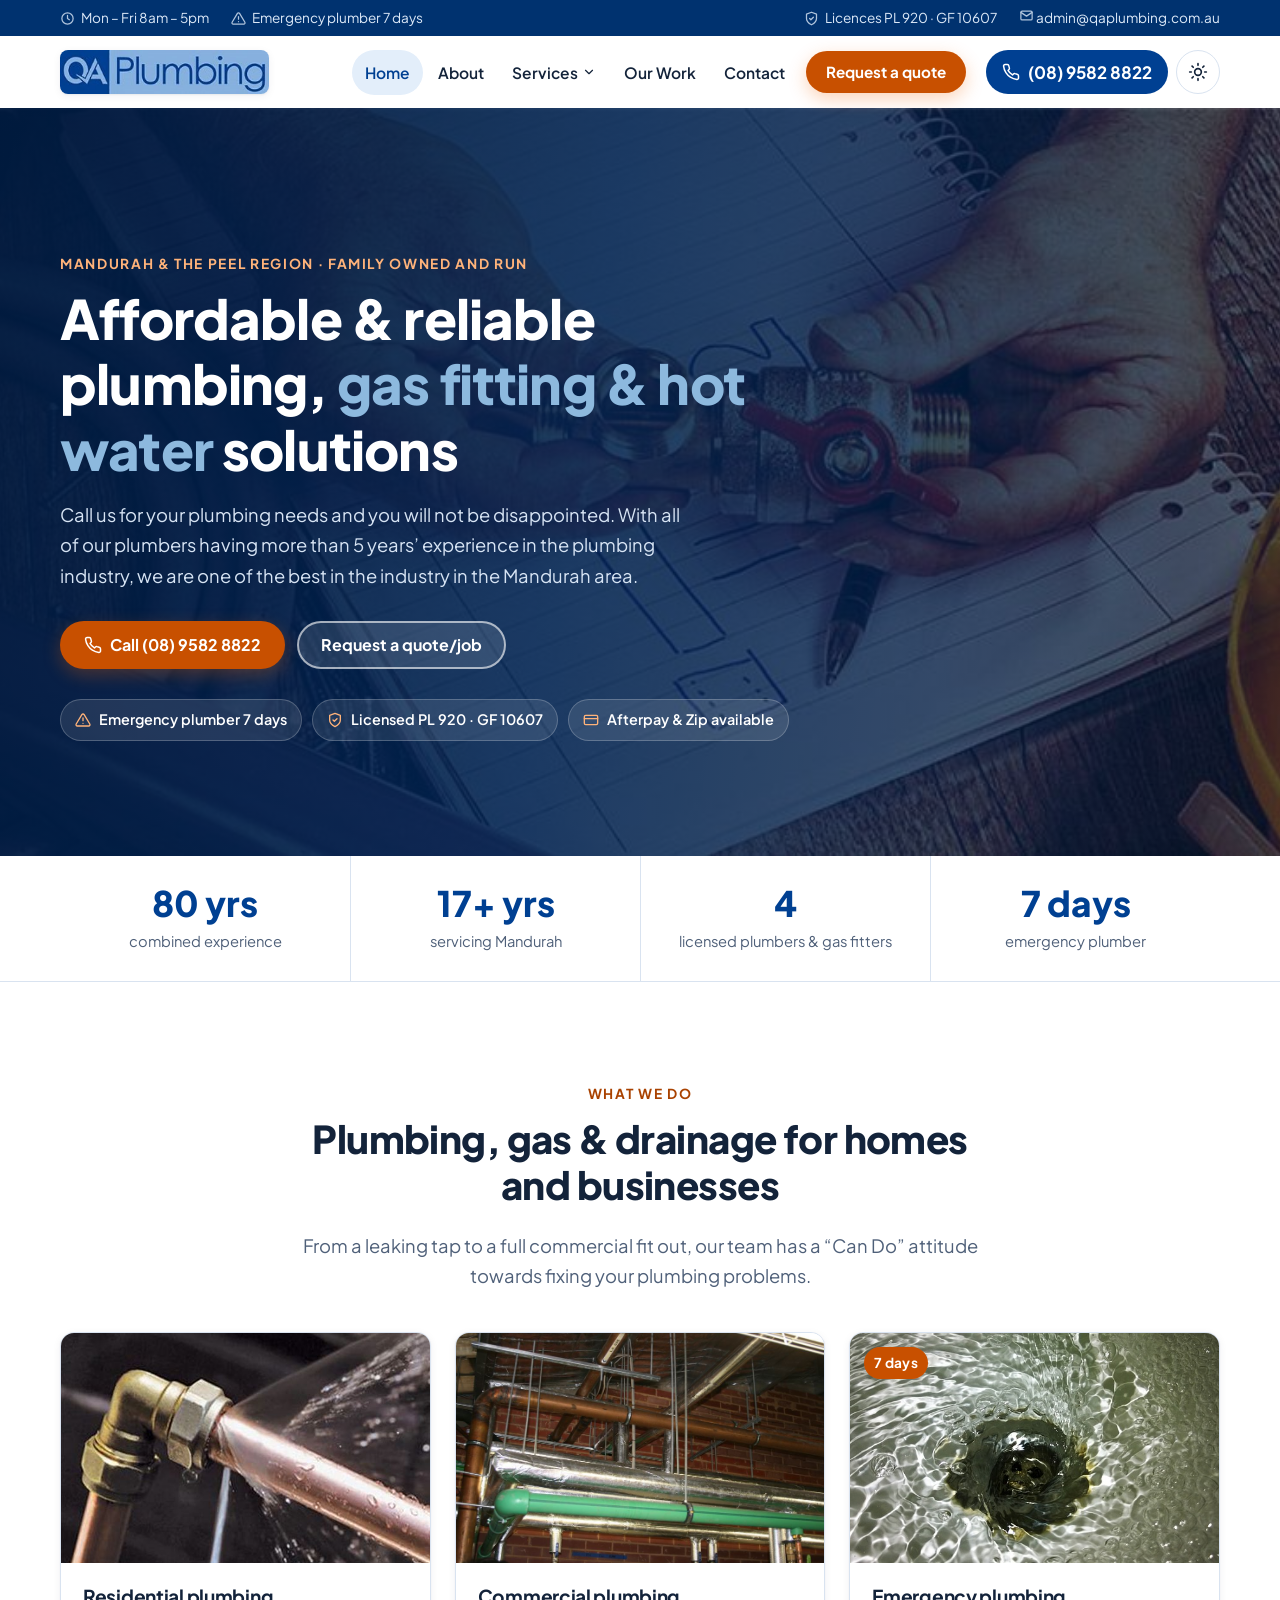
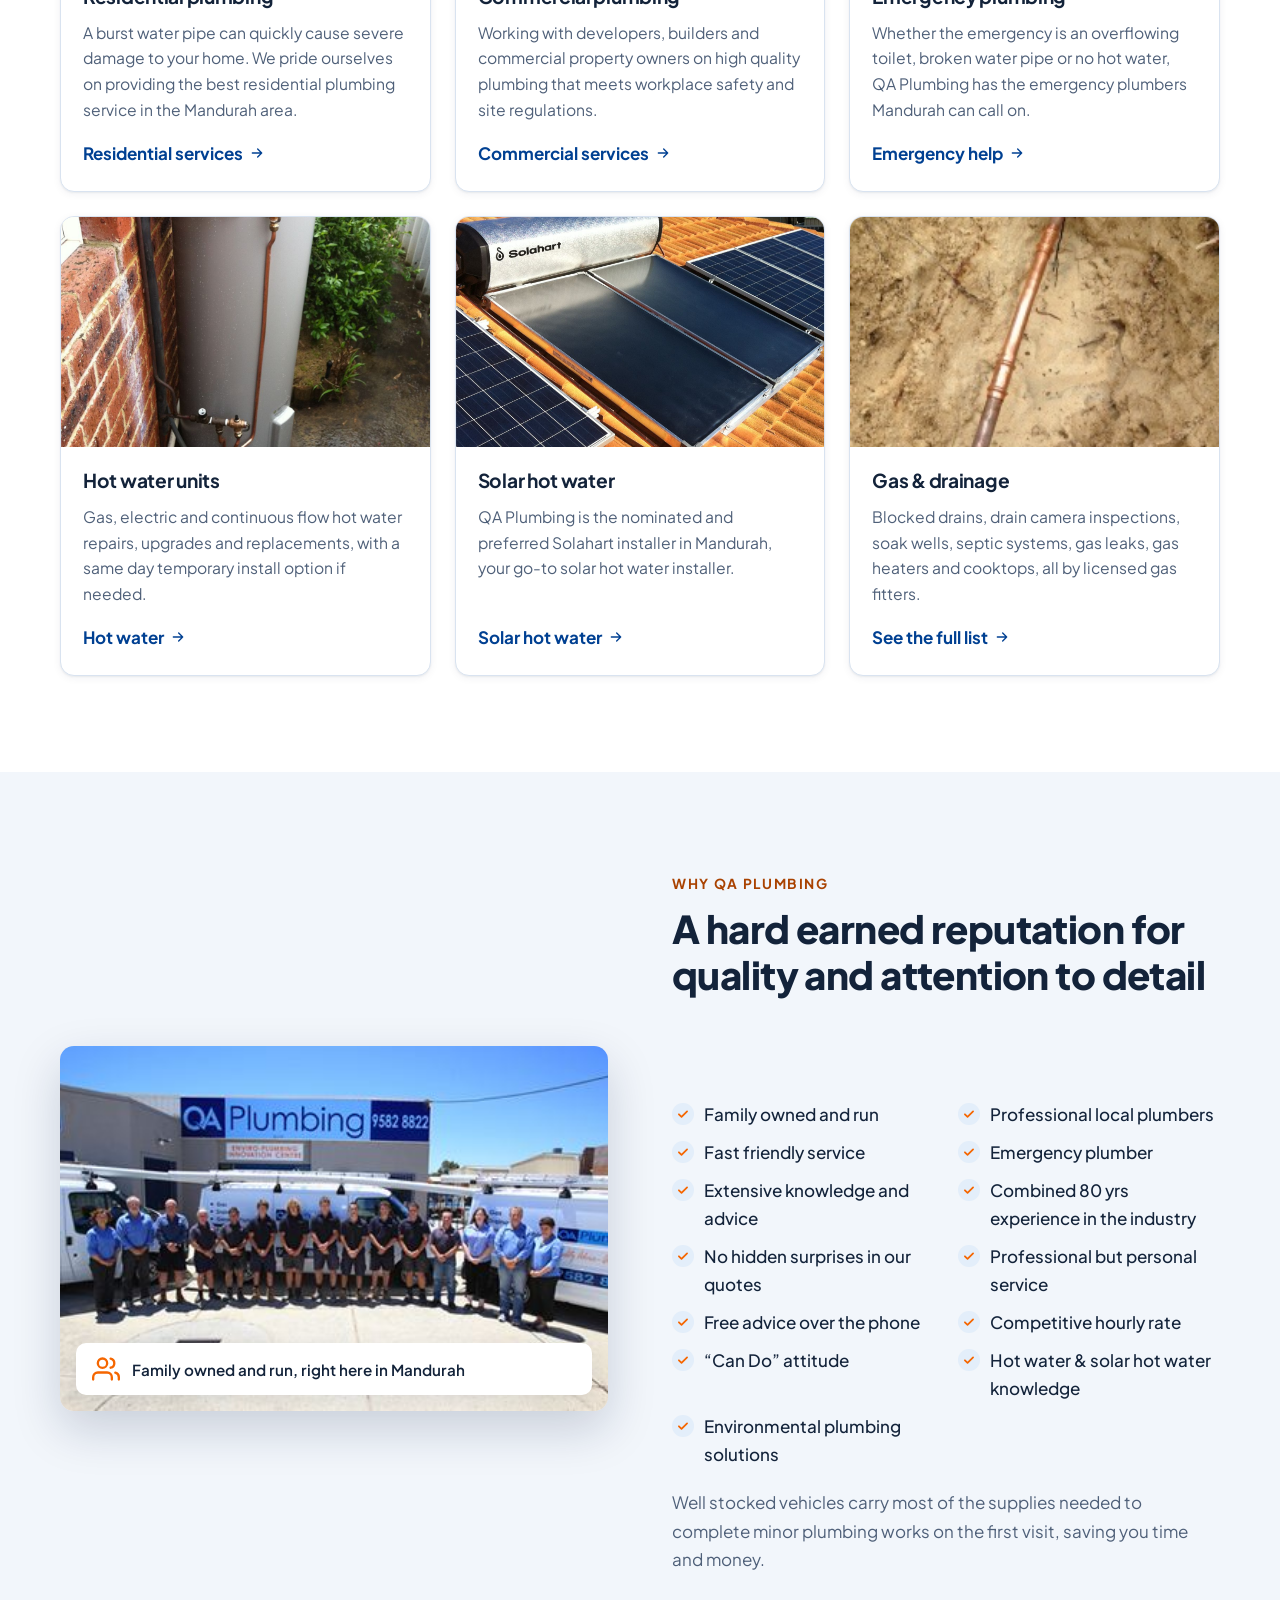
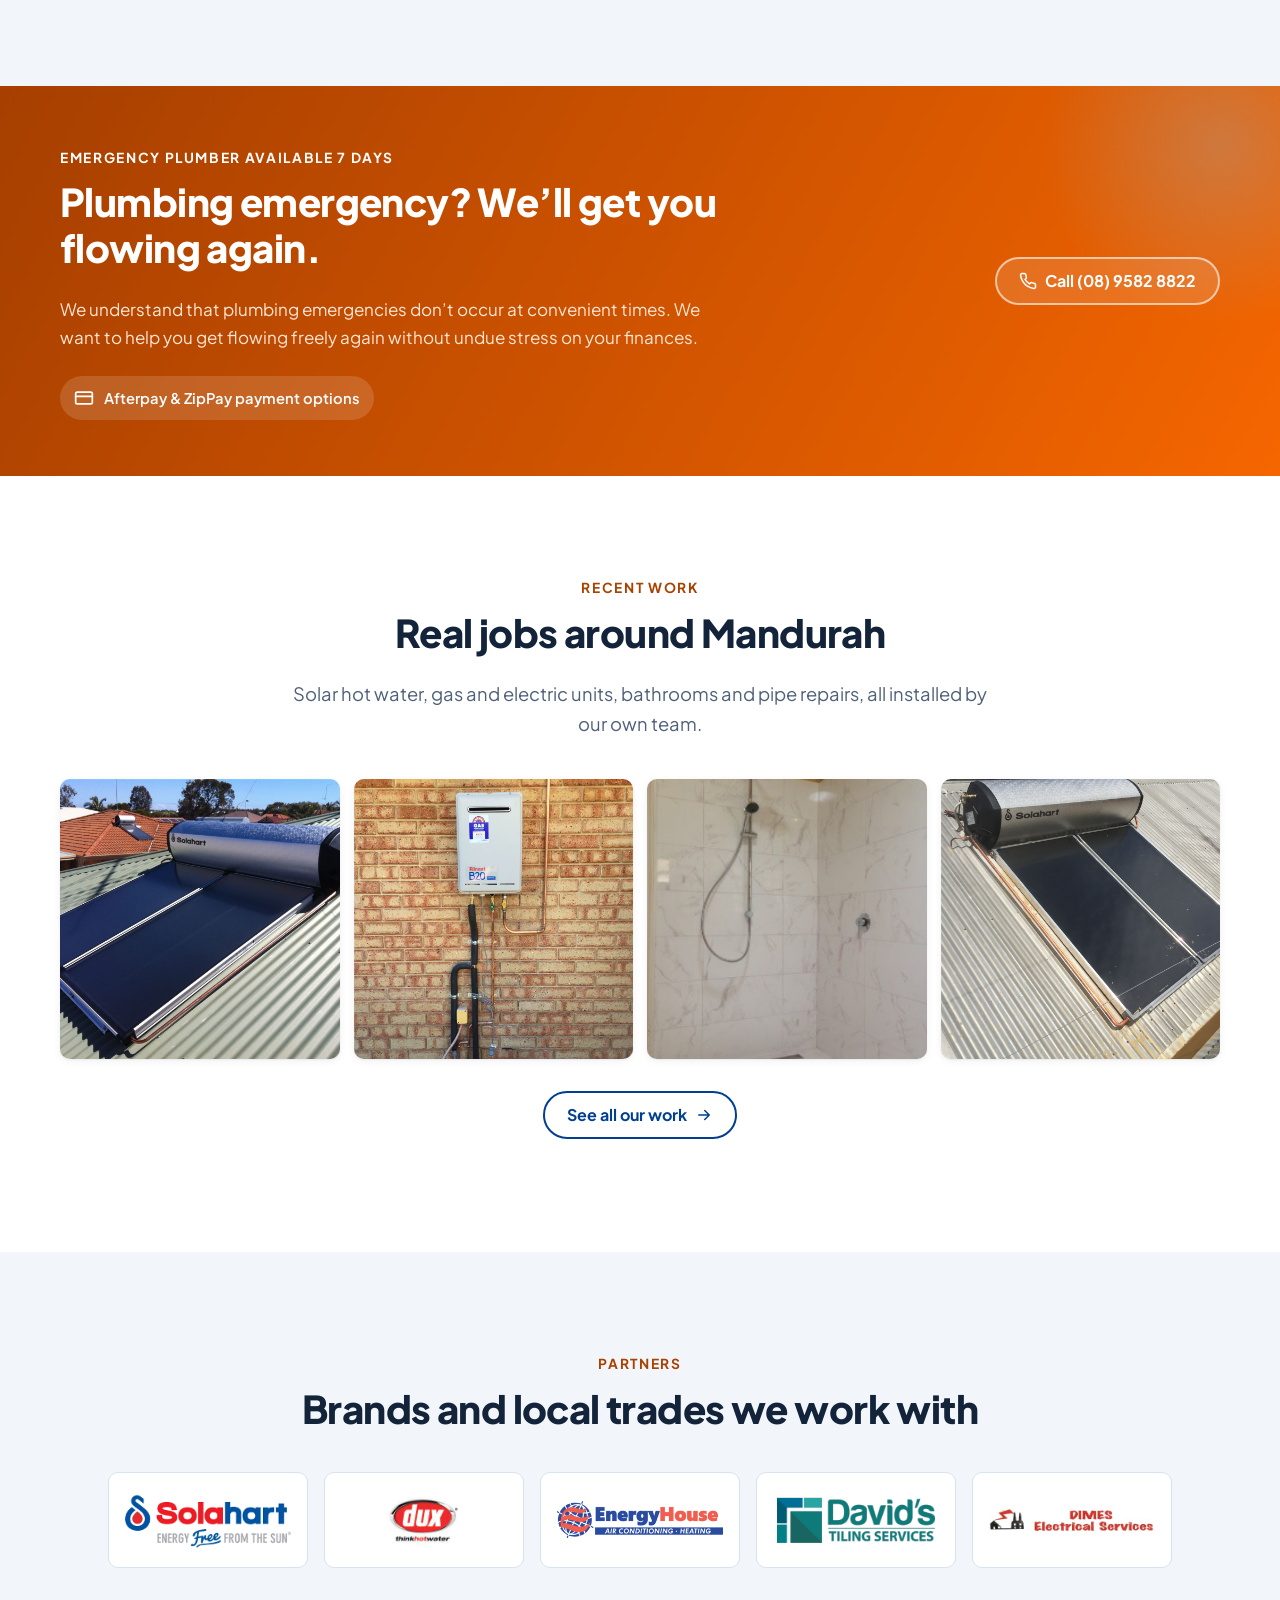
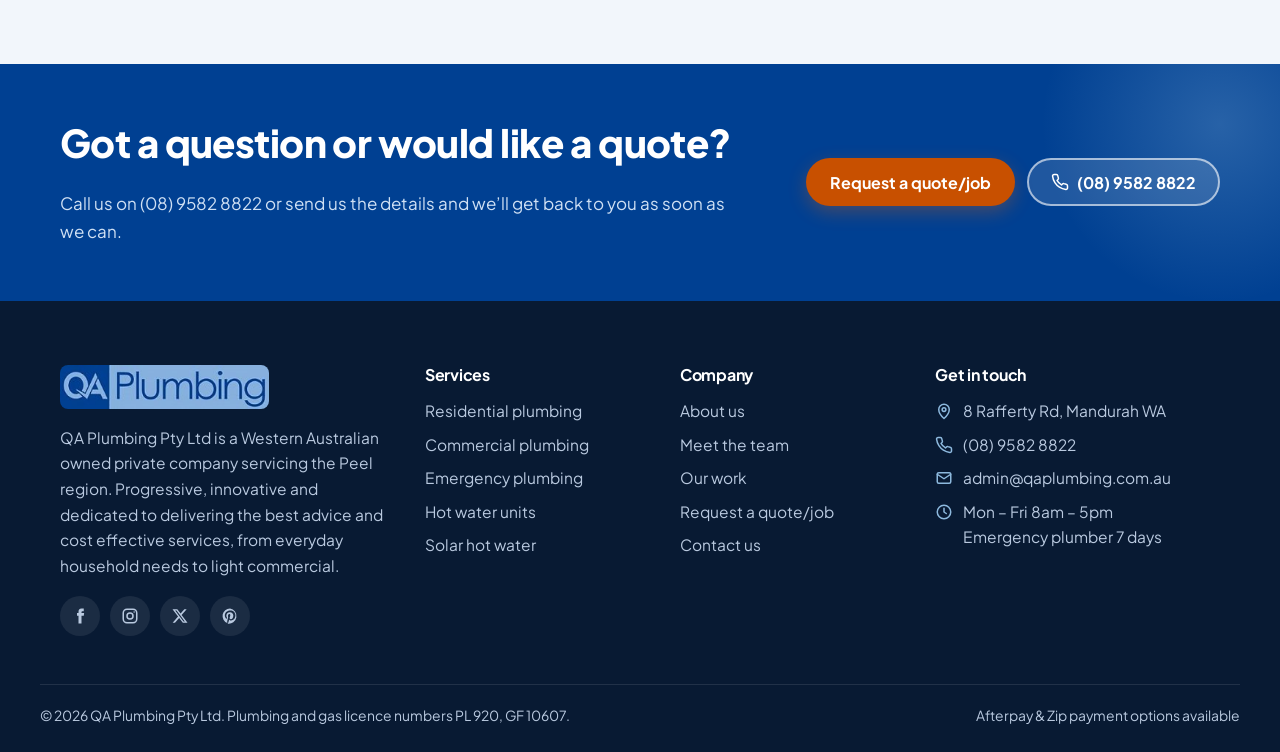
<file: index.html>
<!doctype html>
<html lang="en-AU">
<head>
<meta charset="utf-8">
<meta name="viewport" content="width=device-width, initial-scale=1">
  <meta name="robots" content="noindex">
<title>QA Plumbing, Gas &amp; Drainage | Mandurah Plumbers | (08) 9582 8822</title>
<meta name="description" content="Family owned Mandurah plumbers for residential, commercial and emergency plumbing, gas fitting, drainage and hot water. Call (08) 9582 8822.">
<meta name="theme-color" content="#004092">
<link rel="icon" href="images/qa-plumbing-fav-icon.jpg">
<script>(function(){var t=null;try{t=localStorage.getItem('qa-theme');}catch(e){}if(t!=='light'&&t!=='dark'){t=window.matchMedia&&matchMedia('(prefers-color-scheme: dark)').matches?'dark':'light';}document.documentElement.setAttribute('data-theme',t);})();</script>
<link rel="preconnect" href="https://fonts.googleapis.com">
<link rel="preconnect" href="https://fonts.gstatic.com" crossorigin>
<link rel="stylesheet" href="https://fonts.googleapis.com/css2?family=Plus+Jakarta+Sans:wght@400;500;600;700;800&display=swap">
<link rel="stylesheet" href="css/style.css">
</head>
<body>
<a class="skip-link" href="#main">Skip to content</a>

<div class="topbar">
  <div class="container">
    <ul class="topbar-list">
      <li><svg viewBox="0 0 24 24" fill="none" stroke="currentColor" stroke-width="2" stroke-linecap="round" stroke-linejoin="round" aria-hidden="true"><circle cx="12" cy="12" r="9"/><path d="M12 7v5l3 2"/></svg> Mon – Fri 8am – 5pm</li>
      <li class="hide-md"><svg viewBox="0 0 24 24" fill="none" stroke="currentColor" stroke-width="2" stroke-linecap="round" stroke-linejoin="round" aria-hidden="true"><path d="M10.3 3.9 1.8 18a2 2 0 0 0 1.7 3h17a2 2 0 0 0 1.7-3L13.7 3.9a2 2 0 0 0-3.4 0z"/><path d="M12 9v4M12 17h.01"/></svg> Emergency plumber 7 days</li>
    </ul>
    <ul class="topbar-list">
      <li class="hide-md"><svg viewBox="0 0 24 24" fill="none" stroke="currentColor" stroke-width="2" stroke-linecap="round" stroke-linejoin="round" aria-hidden="true"><path d="M12 22s8-4 8-10V5l-8-3-8 3v7c0 6 8 10 8 10z"/><path d="M9 12l2 2 4-4"/></svg> Licences PL 920 · GF 10607</li>
      <li><a href="mailto:admin@qaplumbing.com.au"><svg viewBox="0 0 24 24" fill="none" stroke="currentColor" stroke-width="2" stroke-linecap="round" stroke-linejoin="round" aria-hidden="true"><rect x="3" y="5" width="18" height="14" rx="2"/><path d="M3 7l9 6 9-6"/></svg> admin@qaplumbing.com.au</a></li>
    </ul>
  </div>
</div>

<header class="site-header">
  <div class="container header-inner">
    <a class="brand" href="index.html" aria-label="QA Plumbing home"><img src="images/logo.jpg" alt="QA Plumbing" width="285" height="60"></a>
    <nav id="site-nav" class="site-nav" aria-label="Main">
      <ul>
        <li><a class="nav-link" href="index.html" aria-current="page">Home</a></li>
        <li><a class="nav-link" href="about.html">About</a></li>
        <li class="has-sub">
          <a class="nav-link" href="#services">Services <svg viewBox="0 0 24 24" fill="none" stroke="currentColor" stroke-width="2" stroke-linecap="round" stroke-linejoin="round" aria-hidden="true" class="chev"><path d="M6 9l6 6 6-6"/></svg></a>
          <ul class="sub">
            <li><a href="residential.html">Residential plumbing</a></li>
            <li><a href="commercial.html">Commercial plumbing</a></li>
            <li><a href="hot-water.html">Hot water units</a></li>
            <li><a href="solar.html">Solar hot water</a></li>
          </ul>
        </li>
        <li><a class="nav-link" href="gallery.html">Our Work</a></li>
        <li><a class="nav-link" href="contact.html">Contact</a></li>
      </ul>
      <a class="btn btn-accent nav-quote" href="contact.html#quote">Request a quote</a>
    </nav>
    <div class="header-actions">
      <a class="header-call" href="tel:0895828822" aria-label="Call QA Plumbing on (08) 9582 8822"><svg viewBox="0 0 24 24" fill="none" stroke="currentColor" stroke-width="2" stroke-linecap="round" stroke-linejoin="round" aria-hidden="true"><path d="M22 16.9v3a2 2 0 0 1-2.2 2 19.8 19.8 0 0 1-8.6-3.1 19.5 19.5 0 0 1-6-6A19.8 19.8 0 0 1 2.1 4.2 2 2 0 0 1 4.1 2h3a2 2 0 0 1 2 1.7c.1 1 .4 1.9.7 2.8a2 2 0 0 1-.5 2.1L8 9.9a16 16 0 0 0 6 6l1.3-1.3a2 2 0 0 1 2.1-.4c.9.3 1.8.6 2.8.7a2 2 0 0 1 1.7 2z"/></svg><span>(08) 9582 8822</span></a>
      <button class="icon-btn theme-toggle" type="button" aria-label="Switch to dark mode" aria-pressed="false"><svg viewBox="0 0 24 24" fill="none" stroke="currentColor" stroke-width="2" stroke-linecap="round" stroke-linejoin="round" aria-hidden="true" class="sun"><circle cx="12" cy="12" r="4"/><path d="M12 2v2M12 20v2M4.9 4.9l1.4 1.4M17.7 17.7l1.4 1.4M2 12h2M20 12h2M4.9 19.1l1.4-1.4M17.7 6.3l1.4-1.4"/></svg><svg viewBox="0 0 24 24" fill="none" stroke="currentColor" stroke-width="2" stroke-linecap="round" stroke-linejoin="round" aria-hidden="true" class="moon"><path d="M21 12.8A9 9 0 1 1 11.2 3a7 7 0 0 0 9.8 9.8z"/></svg></button>
      <button class="icon-btn menu-toggle" type="button" aria-controls="site-nav" aria-expanded="false" aria-label="Open menu"><span class="bars" aria-hidden="true"><span></span><span></span><span></span></span></button>
    </div>
  </div>
</header>

<main id="main">
<section class="hero">
  <div class="hero-media"><img src="images/image2.jpg" alt="" width="1400" height="434" fetchpriority="high"></div>
  <div class="container">
    <div class="hero-inner">
      <span class="eyebrow">Mandurah &amp; the Peel region · Family owned and run</span>
      <h1>Affordable &amp; reliable plumbing, <span class="hl">gas fitting &amp; hot water</span> solutions</h1>
      <p class="lead">Call us for your plumbing needs and you will not be disappointed. With all of our plumbers having more than 5 years’ experience in the plumbing industry, we are one of the best in the industry in the Mandurah area.</p>
      <div class="btn-row">
        <a class="btn btn-accent" href="tel:0895828822"><svg viewBox="0 0 24 24" fill="none" stroke="currentColor" stroke-width="2" stroke-linecap="round" stroke-linejoin="round" aria-hidden="true"><path d="M22 16.9v3a2 2 0 0 1-2.2 2 19.8 19.8 0 0 1-8.6-3.1 19.5 19.5 0 0 1-6-6A19.8 19.8 0 0 1 2.1 4.2 2 2 0 0 1 4.1 2h3a2 2 0 0 1 2 1.7c.1 1 .4 1.9.7 2.8a2 2 0 0 1-.5 2.1L8 9.9a16 16 0 0 0 6 6l1.3-1.3a2 2 0 0 1 2.1-.4c.9.3 1.8.6 2.8.7a2 2 0 0 1 1.7 2z"/></svg> Call (08) 9582 8822</a>
        <a class="btn btn-light" href="contact.html#quote">Request a quote/job</a>
      </div>
      <ul class="trust">
        <li><svg viewBox="0 0 24 24" fill="none" stroke="currentColor" stroke-width="2" stroke-linecap="round" stroke-linejoin="round" aria-hidden="true"><path d="M10.3 3.9 1.8 18a2 2 0 0 0 1.7 3h17a2 2 0 0 0 1.7-3L13.7 3.9a2 2 0 0 0-3.4 0z"/><path d="M12 9v4M12 17h.01"/></svg> Emergency plumber 7 days</li>
        <li><svg viewBox="0 0 24 24" fill="none" stroke="currentColor" stroke-width="2" stroke-linecap="round" stroke-linejoin="round" aria-hidden="true"><path d="M12 22s8-4 8-10V5l-8-3-8 3v7c0 6 8 10 8 10z"/><path d="M9 12l2 2 4-4"/></svg> Licensed PL 920 · GF 10607</li>
        <li><svg viewBox="0 0 24 24" fill="none" stroke="currentColor" stroke-width="2" stroke-linecap="round" stroke-linejoin="round" aria-hidden="true"><rect x="2" y="5" width="20" height="14" rx="2"/><path d="M2 10h20"/></svg> Afterpay &amp; Zip available</li>
      </ul>
    </div>
  </div>
</section>

<section class="stats" aria-label="QA Plumbing at a glance">
  <div class="container" data-reveal>
    <div class="stat"><strong>80 yrs</strong><span>combined experience</span></div>
    <div class="stat"><strong>17+ yrs</strong><span>servicing Mandurah</span></div>
    <div class="stat"><strong>4</strong><span>licensed plumbers &amp; gas fitters</span></div>
    <div class="stat"><strong>7 days</strong><span>emergency plumber</span></div>
  </div>
</section>

<section class="section" id="services">
  <div class="container">
    <div class="section-head center" data-reveal>
      <span class="eyebrow">What we do</span>
      <h2>Plumbing, gas &amp; drainage for homes and businesses</h2>
      <p class="lead">From a leaking tap to a full commercial fit out, our team has a “Can Do” attitude towards fixing your plumbing problems.</p>
    </div>
    <div class="grid grid-3" data-reveal>
      <a class="card" href="residential.html">
        <div class="card-media"><img src="images/burst-pipe.jpg" alt="Burst water pipe" width="600" height="400" loading="lazy"></div>
        <div class="card-body">
          <h3>Residential plumbing</h3>
          <p>A burst water pipe can quickly cause severe damage to your home. We pride ourselves on providing the best residential plumbing service in the Mandurah area.</p>
          <span class="card-link">Residential services <svg viewBox="0 0 24 24" fill="none" stroke="currentColor" stroke-width="2" stroke-linecap="round" stroke-linejoin="round" aria-hidden="true"><path d="M5 12h14M13 6l6 6-6 6"/></svg></span>
        </div>
      </a>
      <a class="card" href="commercial.html">
        <div class="card-media"><img src="images/various_roof__piping.jpg" alt="Commercial roof piping" width="850" height="567" loading="lazy"></div>
        <div class="card-body">
          <h3>Commercial plumbing</h3>
          <p>Working with developers, builders and commercial property owners on high quality plumbing that meets workplace safety and site regulations.</p>
          <span class="card-link">Commercial services <svg viewBox="0 0 24 24" fill="none" stroke="currentColor" stroke-width="2" stroke-linecap="round" stroke-linejoin="round" aria-hidden="true"><path d="M5 12h14M13 6l6 6-6 6"/></svg></span>
        </div>
      </a>
      <a class="card" href="#emergency">
        <div class="card-media"><span class="tag">7 days</span><img src="images/water-783355_640.jpg" alt="Water flowing from a pipe" width="640" height="360" loading="lazy"></div>
        <div class="card-body">
          <h3>Emergency plumbing</h3>
          <p>Whether the emergency is an overflowing toilet, broken water pipe or no hot water, QA Plumbing has the emergency plumbers Mandurah can call on.</p>
          <span class="card-link">Emergency help <svg viewBox="0 0 24 24" fill="none" stroke="currentColor" stroke-width="2" stroke-linecap="round" stroke-linejoin="round" aria-hidden="true"><path d="M5 12h14M13 6l6 6-6 6"/></svg></span>
        </div>
      </a>
      <a class="card" href="hot-water.html">
        <div class="card-media"><img src="images/residential-4.jpg" alt="Electric hot water unit installed by QA Plumbing" width="1046" height="1400" loading="lazy"></div>
        <div class="card-body">
          <h3>Hot water units</h3>
          <p>Gas, electric and continuous flow hot water repairs, upgrades and replacements, with a same day temporary install option if needed.</p>
          <span class="card-link">Hot water <svg viewBox="0 0 24 24" fill="none" stroke="currentColor" stroke-width="2" stroke-linecap="round" stroke-linejoin="round" aria-hidden="true"><path d="M5 12h14M13 6l6 6-6 6"/></svg></span>
        </div>
      </a>
      <a class="card" href="solar.html">
        <div class="card-media"><img src="images/residential-10.jpg" alt="Solahart solar hot water system on a tiled roof" width="1400" height="1400" loading="lazy"></div>
        <div class="card-body">
          <h3>Solar hot water</h3>
          <p>QA Plumbing is the nominated and preferred Solahart installer in Mandurah, your go-to solar hot water installer.</p>
          <span class="card-link">Solar hot water <svg viewBox="0 0 24 24" fill="none" stroke="currentColor" stroke-width="2" stroke-linecap="round" stroke-linejoin="round" aria-hidden="true"><path d="M5 12h14M13 6l6 6-6 6"/></svg></span>
        </div>
      </a>
      <a class="card" href="residential.html#services-list">
        <div class="card-media"><img src="images/residential-20.jpg" alt="Copper pipe repair in a trench" width="240" height="320" loading="lazy"></div>
        <div class="card-body">
          <h3>Gas &amp; drainage</h3>
          <p>Blocked drains, drain camera inspections, soak wells, septic systems, gas leaks, gas heaters and cooktops, all by licensed gas fitters.</p>
          <span class="card-link">See the full list <svg viewBox="0 0 24 24" fill="none" stroke="currentColor" stroke-width="2" stroke-linecap="round" stroke-linejoin="round" aria-hidden="true"><path d="M5 12h14M13 6l6 6-6 6"/></svg></span>
        </div>
      </a>
    </div>
  </div>
</section>

<section class="section section-soft">
  <div class="container split">
    <div class="media-frame reveal-me" style="aspect-ratio:3/2">
      <img src="images/img_1631.jpg" alt="The QA Plumbing team outside their Mandurah workshop" width="383" height="254" loading="lazy">
      <div class="media-badge"><svg viewBox="0 0 24 24" fill="none" stroke="currentColor" stroke-width="2" stroke-linecap="round" stroke-linejoin="round" aria-hidden="true"><path d="M17 21v-2a4 4 0 0 0-4-4H5a4 4 0 0 0-4 4v2"/><circle cx="9" cy="7" r="4"/><path d="M23 21v-2a4 4 0 0 0-3-3.9M16 3.1a4 4 0 0 1 0 7.8"/></svg> Family owned and run, right here in Mandurah</div>
    </div>
    <div data-reveal>
      <span class="eyebrow">Why QA Plumbing</span>
      <h2>A hard earned reputation for quality and attention to detail</h2>
      <p class="lead">Our team at QA Plumbing value our hard earned reputation for high quality work and attention to detail.</p>
      <ul class="checks cols-2">
        <li>Family owned and run</li>
        <li>Professional local plumbers</li>
        <li>Fast friendly service</li>
        <li>Emergency plumber</li>
        <li>Extensive knowledge and advice</li>
        <li>Combined 80 yrs experience in the industry</li>
        <li>No hidden surprises in our quotes</li>
        <li>Professional but personal service</li>
        <li>Free advice over the phone</li>
        <li>Competitive hourly rate</li>
        <li>“Can Do” attitude</li>
        <li>Hot water &amp; solar hot water knowledge</li>
        <li>Environmental plumbing solutions</li>
      </ul>
      <p class="muted" style="margin-top:20px">Well stocked vehicles carry most of the supplies needed to complete minor plumbing works on the first visit, saving you time and money.</p>
    </div>
  </div>
</section>

<section class="band emergency" id="emergency">
  <div class="container">
    <div class="band-text" data-reveal>
      <span class="eyebrow" style="color:#fff">Emergency plumber available 7 days</span>
      <h2>Plumbing emergency? We’ll get you flowing again.</h2>
      <p>We understand that plumbing emergencies don’t occur at convenient times. We want to help you get flowing freely again without undue stress on your finances.</p>
      <span class="pay-note"><svg viewBox="0 0 24 24" fill="none" stroke="currentColor" stroke-width="2" stroke-linecap="round" stroke-linejoin="round" aria-hidden="true"><rect x="2" y="5" width="20" height="14" rx="2"/><path d="M2 10h20"/></svg> Afterpay &amp; ZipPay payment options</span>
    </div>
    <a class="btn btn-light" href="tel:0895828822"><svg viewBox="0 0 24 24" fill="none" stroke="currentColor" stroke-width="2" stroke-linecap="round" stroke-linejoin="round" aria-hidden="true"><path d="M22 16.9v3a2 2 0 0 1-2.2 2 19.8 19.8 0 0 1-8.6-3.1 19.5 19.5 0 0 1-6-6A19.8 19.8 0 0 1 2.1 4.2 2 2 0 0 1 4.1 2h3a2 2 0 0 1 2 1.7c.1 1 .4 1.9.7 2.8a2 2 0 0 1-.5 2.1L8 9.9a16 16 0 0 0 6 6l1.3-1.3a2 2 0 0 1 2.1-.4c.9.3 1.8.6 2.8.7a2 2 0 0 1 1.7 2z"/></svg> Call (08) 9582 8822</a>
  </div>
</section>

<section class="section">
  <div class="container">
    <div class="section-head center" data-reveal>
      <span class="eyebrow">Recent work</span>
      <h2>Real jobs around Mandurah</h2>
      <p class="lead">Solar hot water, gas and electric units, bathrooms and pipe repairs, all installed by our own team.</p>
    </div>
    <div class="gallery mini" data-reveal>
      <a class="gallery-item zoom" href="gallery.html"><img src="images/residential-1.jpg" alt="Solahart solar hot water installation" width="1400" height="1046" loading="lazy"></a>
      <a class="gallery-item zoom" href="gallery.html"><img src="images/residential-8.jpg" alt="Continuous flow gas hot water unit" width="1050" height="1400" loading="lazy"></a>
      <a class="gallery-item zoom" href="gallery.html"><img src="images/residential-16.jpg" alt="Renovated walk-in shower" width="240" height="320" loading="lazy"></a>
      <a class="gallery-item zoom" href="gallery.html"><img src="images/residential-13.jpg" alt="Solar hot water system on a metal roof" width="1050" height="1400" loading="lazy"></a>
    </div>
    <p style="text-align:center;margin-top:32px"><a class="btn btn-ghost" href="gallery.html">See all our work <svg viewBox="0 0 24 24" fill="none" stroke="currentColor" stroke-width="2" stroke-linecap="round" stroke-linejoin="round" aria-hidden="true"><path d="M5 12h14M13 6l6 6-6 6"/></svg></a></p>
  </div>
</section>

<section class="section section-soft">
  <div class="container">
    <div class="section-head center" data-reveal>
      <span class="eyebrow">Partners</span>
      <h2>Brands and local trades we work with</h2>
    </div>
    <ul class="partners" data-reveal>
      <li><a href="https://solahart.com.au/dealer/solahart-mandurah" target="_blank" rel="noopener"><img src="images/solahart_energyfree_logo-1.png" alt="Solahart" width="207" height="75" loading="lazy"></a></li>
      <li><a href="https://www.dux.com.au/" target="_blank" rel="noopener"><img src="images/dux.jpg" alt="Dux hot water" width="168" height="136" loading="lazy"></a></li>
      <li><a href="https://www.energyhousemandurah.com.au/" target="_blank" rel="noopener"><img src="images/energyhousemandurah.png" alt="Energy House Mandurah" width="293" height="65" loading="lazy"></a></li>
      <li><a href="https://www.facebook.com/DavidsTilingServices/" target="_blank" rel="noopener"><img src="images/davidstilingservices-1.png" alt="David's Tiling Services" width="200" height="76" loading="lazy"></a></li>
      <li><a href="https://www.facebook.com/DimesElec/" target="_blank" rel="noopener"><img src="images/dimes-1.jpg" alt="Dimes Electrical" width="399" height="70" loading="lazy"></a></li>
    </ul>
  </div>
</section>

<section class="band">
  <div class="container">
    <div class="band-text" data-reveal>
      <h2>Got a question or would like a quote?</h2>
      <p>Call us on (08) 9582 8822 or send us the details and we’ll get back to you as soon as we can.</p>
    </div>
    <div class="btn-row">
      <a class="btn btn-accent" href="contact.html#quote">Request a quote/job</a>
      <a class="btn btn-light" href="tel:0895828822"><svg viewBox="0 0 24 24" fill="none" stroke="currentColor" stroke-width="2" stroke-linecap="round" stroke-linejoin="round" aria-hidden="true"><path d="M22 16.9v3a2 2 0 0 1-2.2 2 19.8 19.8 0 0 1-8.6-3.1 19.5 19.5 0 0 1-6-6A19.8 19.8 0 0 1 2.1 4.2 2 2 0 0 1 4.1 2h3a2 2 0 0 1 2 1.7c.1 1 .4 1.9.7 2.8a2 2 0 0 1-.5 2.1L8 9.9a16 16 0 0 0 6 6l1.3-1.3a2 2 0 0 1 2.1-.4c.9.3 1.8.6 2.8.7a2 2 0 0 1 1.7 2z"/></svg> (08) 9582 8822</a>
    </div>
  </div>
</section>
</main>

<footer class="site-footer">
  <div class="container footer-grid">
    <div class="footer-brand">
      <img src="images/logo.jpg" alt="QA Plumbing" width="285" height="60" loading="lazy">
      <p>QA Plumbing Pty Ltd is a Western Australian owned private company servicing the Peel region. Progressive, innovative and dedicated to delivering the best advice and cost effective services, from everyday household needs to light commercial.</p>
      <ul class="socials">
        <li><a href="https://www.facebook.com/QAPlumbing" aria-label="QA Plumbing on Facebook" target="_blank" rel="noopener"><svg viewBox="0 0 24 24" fill="currentColor" aria-hidden="true"><path d="M14 8V6.5c0-.7.5-1 1-1h2V2h-3c-3 0-4 2-4 4.5V8H8v3.5h2V22h4V11.5h3l.5-3.5z"/></svg></a></li>
        <li><a href="https://www.instagram.com/qa_plumbing/" aria-label="QA Plumbing on Instagram" target="_blank" rel="noopener"><svg viewBox="0 0 24 24" fill="none" stroke="currentColor" stroke-width="2" stroke-linecap="round" stroke-linejoin="round" aria-hidden="true"><rect x="3" y="3" width="18" height="18" rx="5"/><circle cx="12" cy="12" r="4"/><path d="M17.5 6.5h.01"/></svg></a></li>
        <li><a href="https://x.com/QAplumbing" aria-label="QA Plumbing on X" target="_blank" rel="noopener"><svg viewBox="0 0 24 24" fill="currentColor" aria-hidden="true"><path d="M17.8 3h3.1l-6.8 7.7L22 21h-6.2l-4.9-6.4L5.3 21H2.2l7.2-8.3L2 3h6.4l4.4 5.8zm-1.1 16.2h1.7L7.4 4.7H5.5z"/></svg></a></li>
        <li><a href="https://www.pinterest.com.au/qaplumbing/" aria-label="QA Plumbing on Pinterest" target="_blank" rel="noopener"><svg viewBox="0 0 24 24" fill="currentColor" aria-hidden="true"><path d="M12 2a10 10 0 0 0-3.6 19.3c-.1-.8-.2-2 0-2.9l1.2-5s-.3-.6-.3-1.5c0-1.4.8-2.5 1.8-2.5.9 0 1.3.7 1.3 1.5 0 .9-.6 2.2-.9 3.4-.2 1 .5 1.9 1.6 1.9 1.9 0 3.3-2 3.3-4.9 0-2.6-1.8-4.4-4.5-4.4-3 0-4.8 2.3-4.8 4.6 0 .9.4 1.9.8 2.5.1.1.1.2.1.3l-.3 1.2c0 .2-.2.3-.4.2-1.4-.7-2.2-2.7-2.2-4.3 0-3.5 2.5-6.7 7.3-6.7 3.8 0 6.8 2.7 6.8 6.4 0 3.8-2.4 6.9-5.8 6.9-1.1 0-2.2-.6-2.5-1.3l-.7 2.6c-.2 1-.9 2.2-1.4 2.9A10 10 0 1 0 12 2z"/></svg></a></li>
      </ul>
    </div>
    <div>
      <h3>Services</h3>
      <ul>
        <li><a href="residential.html">Residential plumbing</a></li>
        <li><a href="commercial.html">Commercial plumbing</a></li>
        <li><a href="#emergency">Emergency plumbing</a></li>
        <li><a href="hot-water.html">Hot water units</a></li>
        <li><a href="solar.html">Solar hot water</a></li>
      </ul>
    </div>
    <div>
      <h3>Company</h3>
      <ul>
        <li><a href="about.html">About us</a></li>
        <li><a href="about.html#team">Meet the team</a></li>
        <li><a href="gallery.html">Our work</a></li>
        <li><a href="contact.html#quote">Request a quote/job</a></li>
        <li><a href="contact.html">Contact us</a></li>
      </ul>
    </div>
    <div>
      <h3>Get in touch</h3>
      <ul class="contact-lines">
        <li><svg viewBox="0 0 24 24" fill="none" stroke="currentColor" stroke-width="2" stroke-linecap="round" stroke-linejoin="round" aria-hidden="true"><path d="M12 22s7-6.2 7-12a7 7 0 0 0-14 0c0 5.8 7 12 7 12z"/><circle cx="12" cy="10" r="2.5"/></svg><span>8 Rafferty Rd, Mandurah WA</span></li>
        <li><svg viewBox="0 0 24 24" fill="none" stroke="currentColor" stroke-width="2" stroke-linecap="round" stroke-linejoin="round" aria-hidden="true"><path d="M22 16.9v3a2 2 0 0 1-2.2 2 19.8 19.8 0 0 1-8.6-3.1 19.5 19.5 0 0 1-6-6A19.8 19.8 0 0 1 2.1 4.2 2 2 0 0 1 4.1 2h3a2 2 0 0 1 2 1.7c.1 1 .4 1.9.7 2.8a2 2 0 0 1-.5 2.1L8 9.9a16 16 0 0 0 6 6l1.3-1.3a2 2 0 0 1 2.1-.4c.9.3 1.8.6 2.8.7a2 2 0 0 1 1.7 2z"/></svg><a href="tel:0895828822">(08) 9582 8822</a></li>
        <li><svg viewBox="0 0 24 24" fill="none" stroke="currentColor" stroke-width="2" stroke-linecap="round" stroke-linejoin="round" aria-hidden="true"><rect x="3" y="5" width="18" height="14" rx="2"/><path d="M3 7l9 6 9-6"/></svg><a href="mailto:admin@qaplumbing.com.au">admin@qaplumbing.com.au</a></li>
        <li><svg viewBox="0 0 24 24" fill="none" stroke="currentColor" stroke-width="2" stroke-linecap="round" stroke-linejoin="round" aria-hidden="true"><circle cx="12" cy="12" r="9"/><path d="M12 7v5l3 2"/></svg><span>Mon – Fri 8am – 5pm<br>Emergency plumber 7 days</span></li>
      </ul>
    </div>
  </div>
  <div class="container footer-bottom">
    <span>© <span id="year">2026</span> QA Plumbing Pty Ltd. Plumbing and gas licence numbers PL 920, GF 10607.</span>
    <span>Afterpay &amp; Zip payment options available</span>
  </div>
</footer>

<div class="callbar">
  <a class="btn btn-accent" href="tel:0895828822"><svg viewBox="0 0 24 24" fill="none" stroke="currentColor" stroke-width="2" stroke-linecap="round" stroke-linejoin="round" aria-hidden="true"><path d="M22 16.9v3a2 2 0 0 1-2.2 2 19.8 19.8 0 0 1-8.6-3.1 19.5 19.5 0 0 1-6-6A19.8 19.8 0 0 1 2.1 4.2 2 2 0 0 1 4.1 2h3a2 2 0 0 1 2 1.7c.1 1 .4 1.9.7 2.8a2 2 0 0 1-.5 2.1L8 9.9a16 16 0 0 0 6 6l1.3-1.3a2 2 0 0 1 2.1-.4c.9.3 1.8.6 2.8.7a2 2 0 0 1 1.7 2z"/></svg> Call (08) 9582 8822</a>
  <a class="btn btn-primary" href="contact.html#quote">Get a quote</a>
</div>

<script src="js/main.js" defer></script>
</body>
</html>
</file>
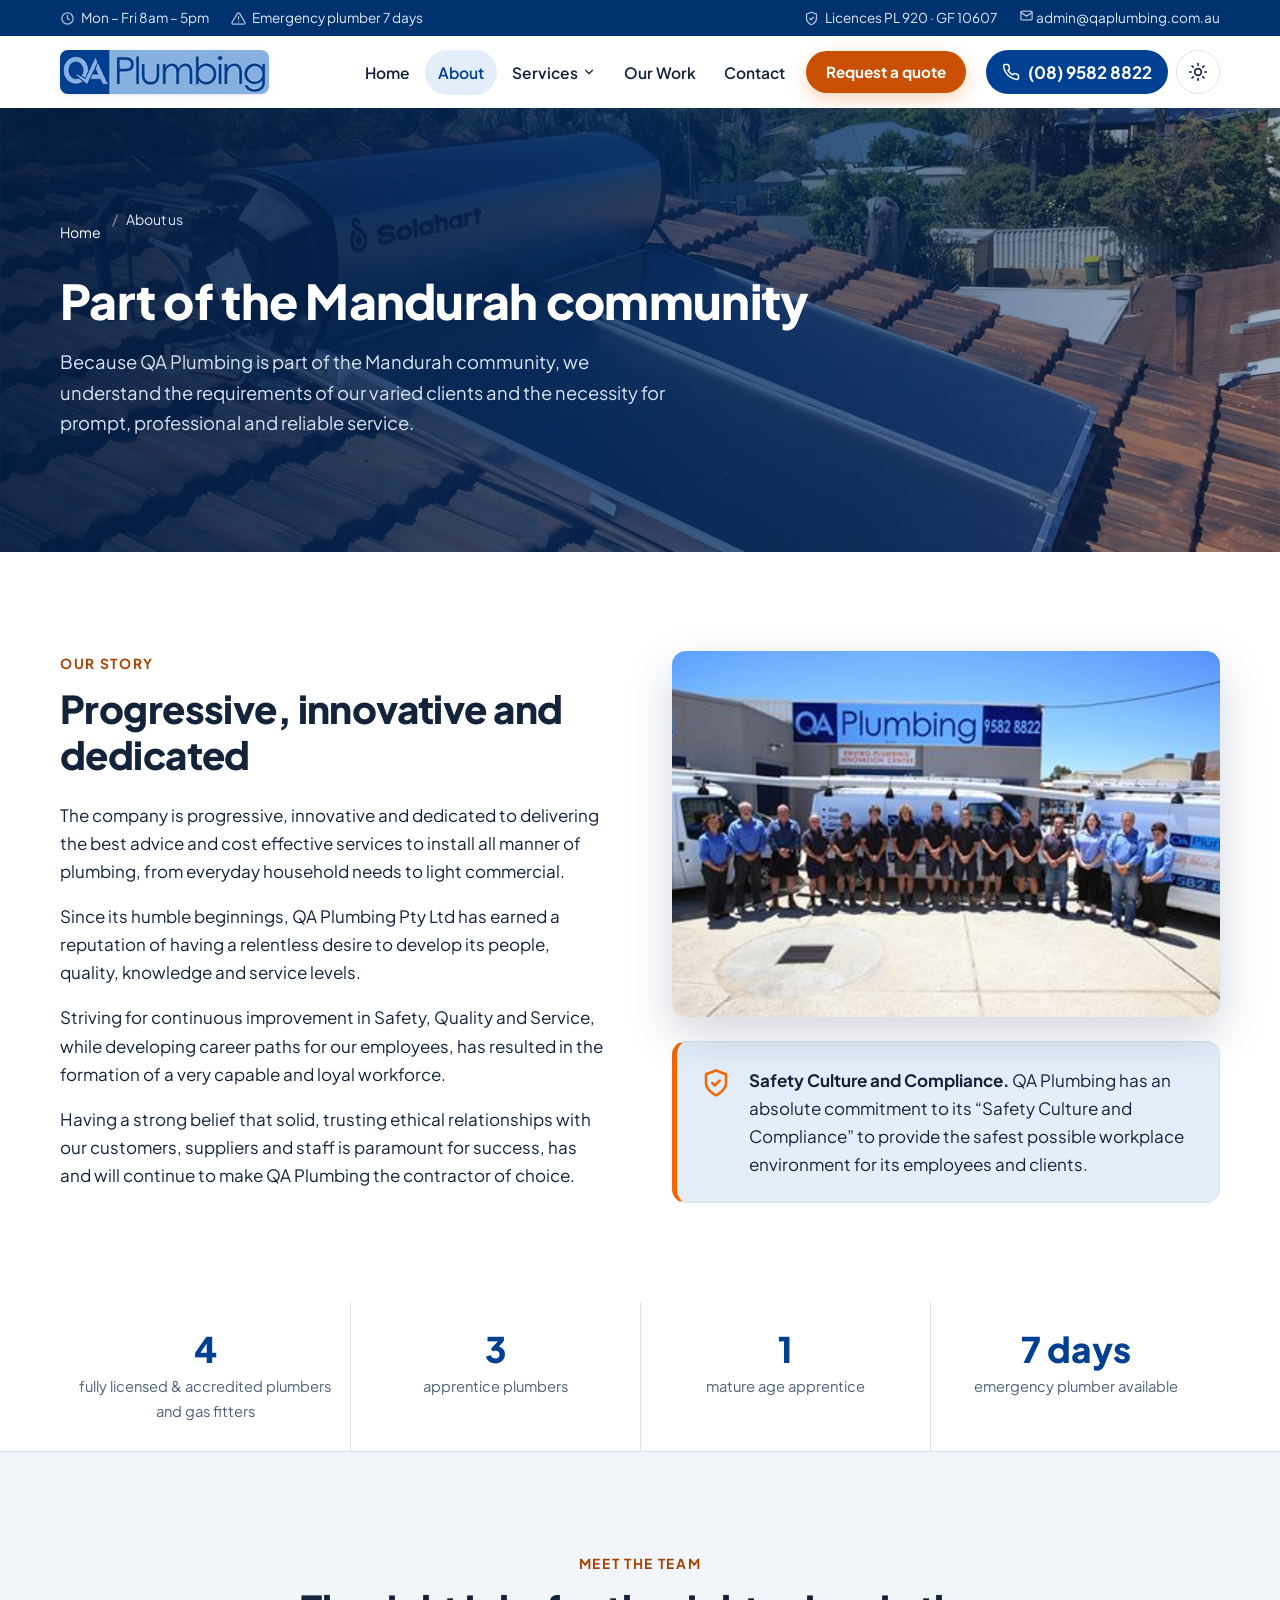
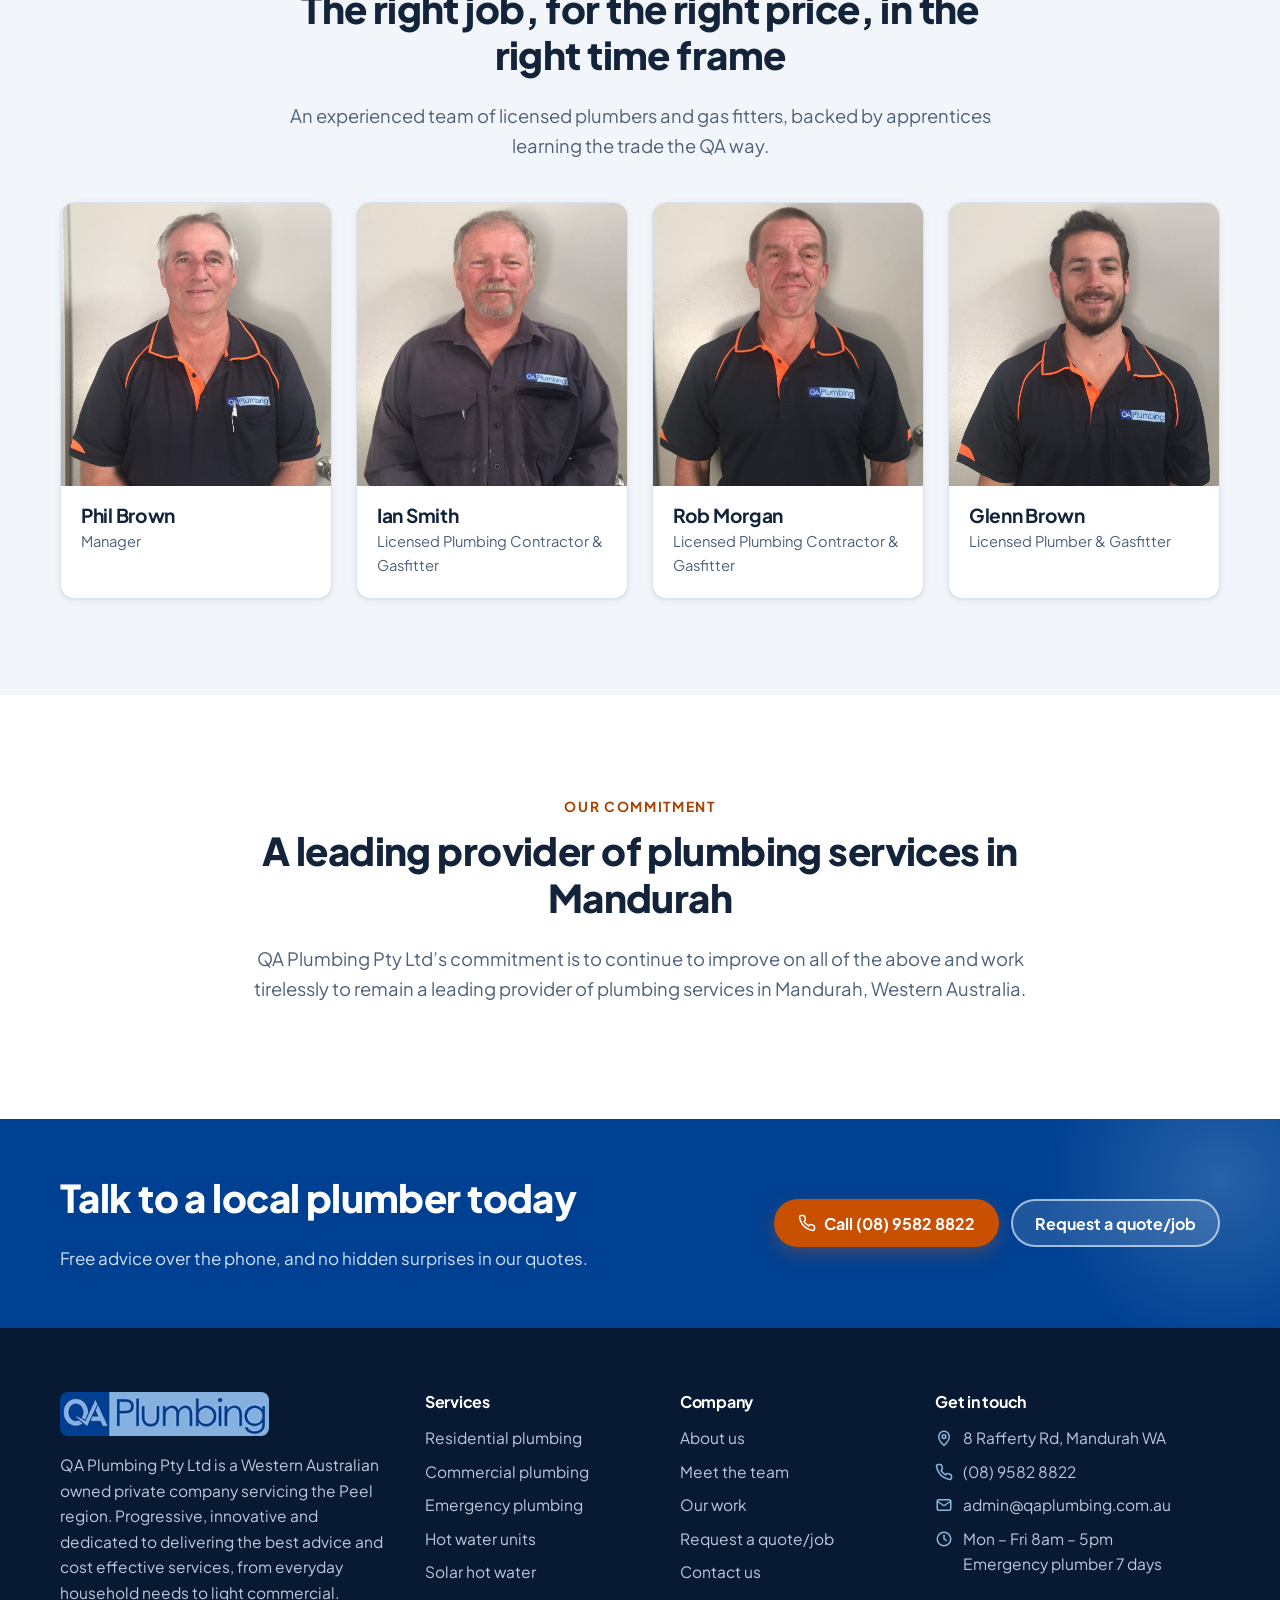
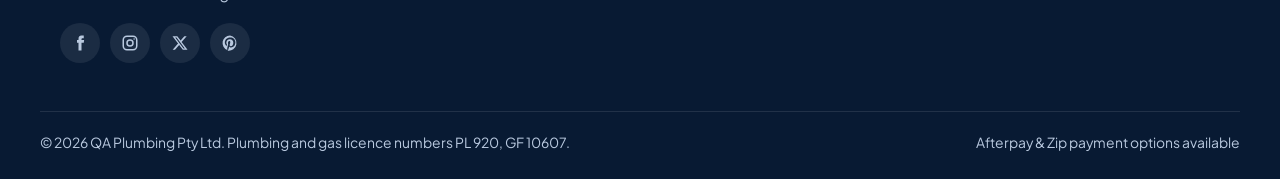
<file: about.html>
<!doctype html>
<html lang="en-AU">
<head>
<meta charset="utf-8">
<meta name="viewport" content="width=device-width, initial-scale=1">
  <meta name="robots" content="noindex">
<title>About Us | QA Plumbing, Gas &amp; Drainage Mandurah</title>
<meta name="description" content="QA Plumbing Pty Ltd is a family owned Mandurah plumbing company with 4 licensed plumbers and gas fitters and an emergency plumber available seven days a week.">
<meta name="theme-color" content="#004092">
<link rel="icon" href="images/qa-plumbing-fav-icon.jpg">
<script>(function(){var t=null;try{t=localStorage.getItem('qa-theme');}catch(e){}if(t!=='light'&&t!=='dark'){t=window.matchMedia&&matchMedia('(prefers-color-scheme: dark)').matches?'dark':'light';}document.documentElement.setAttribute('data-theme',t);})();</script>
<link rel="preconnect" href="https://fonts.googleapis.com">
<link rel="preconnect" href="https://fonts.gstatic.com" crossorigin>
<link rel="stylesheet" href="https://fonts.googleapis.com/css2?family=Plus+Jakarta+Sans:wght@400;500;600;700;800&display=swap">
<link rel="stylesheet" href="css/style.css">
</head>
<body>
<a class="skip-link" href="#main">Skip to content</a>

<div class="topbar">
  <div class="container">
    <ul class="topbar-list">
      <li><svg viewBox="0 0 24 24" fill="none" stroke="currentColor" stroke-width="2" stroke-linecap="round" stroke-linejoin="round" aria-hidden="true"><circle cx="12" cy="12" r="9"/><path d="M12 7v5l3 2"/></svg> Mon – Fri 8am – 5pm</li>
      <li class="hide-md"><svg viewBox="0 0 24 24" fill="none" stroke="currentColor" stroke-width="2" stroke-linecap="round" stroke-linejoin="round" aria-hidden="true"><path d="M10.3 3.9 1.8 18a2 2 0 0 0 1.7 3h17a2 2 0 0 0 1.7-3L13.7 3.9a2 2 0 0 0-3.4 0z"/><path d="M12 9v4M12 17h.01"/></svg> Emergency plumber 7 days</li>
    </ul>
    <ul class="topbar-list">
      <li class="hide-md"><svg viewBox="0 0 24 24" fill="none" stroke="currentColor" stroke-width="2" stroke-linecap="round" stroke-linejoin="round" aria-hidden="true"><path d="M12 22s8-4 8-10V5l-8-3-8 3v7c0 6 8 10 8 10z"/><path d="M9 12l2 2 4-4"/></svg> Licences PL 920 · GF 10607</li>
      <li><a href="mailto:admin@qaplumbing.com.au"><svg viewBox="0 0 24 24" fill="none" stroke="currentColor" stroke-width="2" stroke-linecap="round" stroke-linejoin="round" aria-hidden="true"><rect x="3" y="5" width="18" height="14" rx="2"/><path d="M3 7l9 6 9-6"/></svg> admin@qaplumbing.com.au</a></li>
    </ul>
  </div>
</div>

<header class="site-header">
  <div class="container header-inner">
    <a class="brand" href="index.html" aria-label="QA Plumbing home"><img src="images/logo.jpg" alt="QA Plumbing" width="285" height="60"></a>
    <nav id="site-nav" class="site-nav" aria-label="Main">
      <ul>
        <li><a class="nav-link" href="index.html">Home</a></li>
        <li><a class="nav-link" href="about.html" aria-current="page">About</a></li>
        <li class="has-sub">
          <a class="nav-link" href="index.html#services">Services <svg viewBox="0 0 24 24" fill="none" stroke="currentColor" stroke-width="2" stroke-linecap="round" stroke-linejoin="round" aria-hidden="true" class="chev"><path d="M6 9l6 6 6-6"/></svg></a>
          <ul class="sub">
            <li><a href="residential.html">Residential plumbing</a></li>
            <li><a href="commercial.html">Commercial plumbing</a></li>
            <li><a href="hot-water.html">Hot water units</a></li>
            <li><a href="solar.html">Solar hot water</a></li>
          </ul>
        </li>
        <li><a class="nav-link" href="gallery.html">Our Work</a></li>
        <li><a class="nav-link" href="contact.html">Contact</a></li>
      </ul>
      <a class="btn btn-accent nav-quote" href="contact.html#quote">Request a quote</a>
    </nav>
    <div class="header-actions">
      <a class="header-call" href="tel:0895828822" aria-label="Call QA Plumbing on (08) 9582 8822"><svg viewBox="0 0 24 24" fill="none" stroke="currentColor" stroke-width="2" stroke-linecap="round" stroke-linejoin="round" aria-hidden="true"><path d="M22 16.9v3a2 2 0 0 1-2.2 2 19.8 19.8 0 0 1-8.6-3.1 19.5 19.5 0 0 1-6-6A19.8 19.8 0 0 1 2.1 4.2 2 2 0 0 1 4.1 2h3a2 2 0 0 1 2 1.7c.1 1 .4 1.9.7 2.8a2 2 0 0 1-.5 2.1L8 9.9a16 16 0 0 0 6 6l1.3-1.3a2 2 0 0 1 2.1-.4c.9.3 1.8.6 2.8.7a2 2 0 0 1 1.7 2z"/></svg><span>(08) 9582 8822</span></a>
      <button class="icon-btn theme-toggle" type="button" aria-label="Switch to dark mode" aria-pressed="false"><svg viewBox="0 0 24 24" fill="none" stroke="currentColor" stroke-width="2" stroke-linecap="round" stroke-linejoin="round" aria-hidden="true" class="sun"><circle cx="12" cy="12" r="4"/><path d="M12 2v2M12 20v2M4.9 4.9l1.4 1.4M17.7 17.7l1.4 1.4M2 12h2M20 12h2M4.9 19.1l1.4-1.4M17.7 6.3l1.4-1.4"/></svg><svg viewBox="0 0 24 24" fill="none" stroke="currentColor" stroke-width="2" stroke-linecap="round" stroke-linejoin="round" aria-hidden="true" class="moon"><path d="M21 12.8A9 9 0 1 1 11.2 3a7 7 0 0 0 9.8 9.8z"/></svg></button>
      <button class="icon-btn menu-toggle" type="button" aria-controls="site-nav" aria-expanded="false" aria-label="Open menu"><span class="bars" aria-hidden="true"><span></span><span></span><span></span></span></button>
    </div>
  </div>
</header>

<main id="main">
<section class="hero page-hero">
  <div class="hero-media"><img src="images/residential-9.jpg" alt="" width="1400" height="1050" fetchpriority="high"></div>
  <div class="container">
    <div class="hero-inner">
      <ol class="crumbs"><li><a href="index.html">Home</a></li><li>About us</li></ol>
      <h1>Part of the Mandurah community</h1>
      <p class="lead">Because QA Plumbing is part of the Mandurah community, we understand the requirements of our varied clients and the necessity for prompt, professional and reliable service.</p>
    </div>
  </div>
</section>

<section class="section">
  <div class="container split">
    <div data-reveal>
      <span class="eyebrow">Our story</span>
      <h2>Progressive, innovative and dedicated</h2>
      <p>The company is progressive, innovative and dedicated to delivering the best advice and cost effective services to install all manner of plumbing, from everyday household needs to light commercial.</p>
      <p>Since its humble beginnings, QA Plumbing Pty Ltd has earned a reputation of having a relentless desire to develop its people, quality, knowledge and service levels.</p>
      <p>Striving for continuous improvement in Safety, Quality and Service, while developing career paths for our employees, has resulted in the formation of a very capable and loyal workforce.</p>
      <p>Having a strong belief that solid, trusting ethical relationships with our customers, suppliers and staff is paramount for success, has and will continue to make QA Plumbing the contractor of choice.</p>
    </div>
    <div class="reveal-me">
      <div class="media-frame" style="aspect-ratio:3/2">
        <img src="images/img_1631.jpg" alt="The QA Plumbing team with their vans outside the Mandurah workshop" width="383" height="254" loading="lazy">
      </div>
      <div class="callout" style="margin-top:24px">
        <svg viewBox="0 0 24 24" fill="none" stroke="currentColor" stroke-width="2" stroke-linecap="round" stroke-linejoin="round" aria-hidden="true"><path d="M12 22s8-4 8-10V5l-8-3-8 3v7c0 6 8 10 8 10z"/><path d="M9 12l2 2 4-4"/></svg>
        <p><strong>Safety Culture and Compliance.</strong> QA Plumbing has an absolute commitment to its “Safety Culture and Compliance” to provide the safest possible workplace environment for its employees and clients.</p>
      </div>
    </div>
  </div>
</section>

<section class="stats" aria-label="Our team">
  <div class="container" data-reveal>
    <div class="stat"><strong>4</strong><span>fully licensed &amp; accredited plumbers and gas fitters</span></div>
    <div class="stat"><strong>3</strong><span>apprentice plumbers</span></div>
    <div class="stat"><strong>1</strong><span>mature age apprentice</span></div>
    <div class="stat"><strong>7 days</strong><span>emergency plumber available</span></div>
  </div>
</section>

<section class="section section-soft" id="team">
  <div class="container">
    <div class="section-head center" data-reveal>
      <span class="eyebrow">Meet the team</span>
      <h2>The right job, for the right price, in the right time frame</h2>
      <p class="lead">An experienced team of licensed plumbers and gas fitters, backed by apprentices learning the trade the QA way.</p>
    </div>
    <div class="grid grid-4 team-grid" data-reveal>
      <div class="card team-card lift zoom">
        <div class="card-media"><img src="images/img_5114-1.jpg" alt="Phil Brown" width="500" height="528" loading="lazy"></div>
        <div class="card-body"><h3>Phil Brown</h3><p class="muted">Manager</p></div>
      </div>
      <div class="card team-card lift zoom">
        <div class="card-media"><img src="images/img_5110-e1487164173474.jpg" alt="Ian Smith" width="473" height="500" loading="lazy"></div>
        <div class="card-body"><h3>Ian Smith</h3><p class="muted">Licensed Plumbing Contractor &amp; Gasfitter</p></div>
      </div>
      <div class="card team-card lift zoom">
        <div class="card-media"><img src="images/img_5104-e1487164328967.jpg" alt="Rob Morgan" width="491" height="518" loading="lazy"></div>
        <div class="card-body"><h3>Rob Morgan</h3><p class="muted">Licensed Plumbing Contractor &amp; Gasfitter</p></div>
      </div>
      <div class="card team-card lift zoom">
        <div class="card-media"><img src="images/img_5102.jpg" alt="Glenn Brown" width="500" height="528" loading="lazy"></div>
        <div class="card-body"><h3>Glenn Brown</h3><p class="muted">Licensed Plumber &amp; Gasfitter</p></div>
      </div>
    </div>
  </div>
</section>

<section class="section">
  <div class="container" style="max-width:860px;text-align:center" data-reveal>
    <span class="eyebrow">Our commitment</span>
    <h2>A leading provider of plumbing services in Mandurah</h2>
    <p class="lead">QA Plumbing Pty Ltd’s commitment is to continue to improve on all of the above and work tirelessly to remain a leading provider of plumbing services in Mandurah, Western Australia.</p>
  </div>
</section>

<section class="band">
  <div class="container">
    <div class="band-text" data-reveal>
      <h2>Talk to a local plumber today</h2>
      <p>Free advice over the phone, and no hidden surprises in our quotes.</p>
    </div>
    <div class="btn-row">
      <a class="btn btn-accent" href="tel:0895828822"><svg viewBox="0 0 24 24" fill="none" stroke="currentColor" stroke-width="2" stroke-linecap="round" stroke-linejoin="round" aria-hidden="true"><path d="M22 16.9v3a2 2 0 0 1-2.2 2 19.8 19.8 0 0 1-8.6-3.1 19.5 19.5 0 0 1-6-6A19.8 19.8 0 0 1 2.1 4.2 2 2 0 0 1 4.1 2h3a2 2 0 0 1 2 1.7c.1 1 .4 1.9.7 2.8a2 2 0 0 1-.5 2.1L8 9.9a16 16 0 0 0 6 6l1.3-1.3a2 2 0 0 1 2.1-.4c.9.3 1.8.6 2.8.7a2 2 0 0 1 1.7 2z"/></svg> Call (08) 9582 8822</a>
      <a class="btn btn-light" href="contact.html#quote">Request a quote/job</a>
    </div>
  </div>
</section>
</main>

<footer class="site-footer">
  <div class="container footer-grid">
    <div class="footer-brand">
      <img src="images/logo.jpg" alt="QA Plumbing" width="285" height="60" loading="lazy">
      <p>QA Plumbing Pty Ltd is a Western Australian owned private company servicing the Peel region. Progressive, innovative and dedicated to delivering the best advice and cost effective services, from everyday household needs to light commercial.</p>
      <ul class="socials">
        <li><a href="https://www.facebook.com/QAPlumbing" aria-label="QA Plumbing on Facebook" target="_blank" rel="noopener"><svg viewBox="0 0 24 24" fill="currentColor" aria-hidden="true"><path d="M14 8V6.5c0-.7.5-1 1-1h2V2h-3c-3 0-4 2-4 4.5V8H8v3.5h2V22h4V11.5h3l.5-3.5z"/></svg></a></li>
        <li><a href="https://www.instagram.com/qa_plumbing/" aria-label="QA Plumbing on Instagram" target="_blank" rel="noopener"><svg viewBox="0 0 24 24" fill="none" stroke="currentColor" stroke-width="2" stroke-linecap="round" stroke-linejoin="round" aria-hidden="true"><rect x="3" y="3" width="18" height="18" rx="5"/><circle cx="12" cy="12" r="4"/><path d="M17.5 6.5h.01"/></svg></a></li>
        <li><a href="https://x.com/QAplumbing" aria-label="QA Plumbing on X" target="_blank" rel="noopener"><svg viewBox="0 0 24 24" fill="currentColor" aria-hidden="true"><path d="M17.8 3h3.1l-6.8 7.7L22 21h-6.2l-4.9-6.4L5.3 21H2.2l7.2-8.3L2 3h6.4l4.4 5.8zm-1.1 16.2h1.7L7.4 4.7H5.5z"/></svg></a></li>
        <li><a href="https://www.pinterest.com.au/qaplumbing/" aria-label="QA Plumbing on Pinterest" target="_blank" rel="noopener"><svg viewBox="0 0 24 24" fill="currentColor" aria-hidden="true"><path d="M12 2a10 10 0 0 0-3.6 19.3c-.1-.8-.2-2 0-2.9l1.2-5s-.3-.6-.3-1.5c0-1.4.8-2.5 1.8-2.5.9 0 1.3.7 1.3 1.5 0 .9-.6 2.2-.9 3.4-.2 1 .5 1.9 1.6 1.9 1.9 0 3.3-2 3.3-4.9 0-2.6-1.8-4.4-4.5-4.4-3 0-4.8 2.3-4.8 4.6 0 .9.4 1.9.8 2.5.1.1.1.2.1.3l-.3 1.2c0 .2-.2.3-.4.2-1.4-.7-2.2-2.7-2.2-4.3 0-3.5 2.5-6.7 7.3-6.7 3.8 0 6.8 2.7 6.8 6.4 0 3.8-2.4 6.9-5.8 6.9-1.1 0-2.2-.6-2.5-1.3l-.7 2.6c-.2 1-.9 2.2-1.4 2.9A10 10 0 1 0 12 2z"/></svg></a></li>
      </ul>
    </div>
    <div>
      <h3>Services</h3>
      <ul>
        <li><a href="residential.html">Residential plumbing</a></li>
        <li><a href="commercial.html">Commercial plumbing</a></li>
        <li><a href="index.html#emergency">Emergency plumbing</a></li>
        <li><a href="hot-water.html">Hot water units</a></li>
        <li><a href="solar.html">Solar hot water</a></li>
      </ul>
    </div>
    <div>
      <h3>Company</h3>
      <ul>
        <li><a href="about.html">About us</a></li>
        <li><a href="#team">Meet the team</a></li>
        <li><a href="gallery.html">Our work</a></li>
        <li><a href="contact.html#quote">Request a quote/job</a></li>
        <li><a href="contact.html">Contact us</a></li>
      </ul>
    </div>
    <div>
      <h3>Get in touch</h3>
      <ul class="contact-lines">
        <li><svg viewBox="0 0 24 24" fill="none" stroke="currentColor" stroke-width="2" stroke-linecap="round" stroke-linejoin="round" aria-hidden="true"><path d="M12 22s7-6.2 7-12a7 7 0 0 0-14 0c0 5.8 7 12 7 12z"/><circle cx="12" cy="10" r="2.5"/></svg><span>8 Rafferty Rd, Mandurah WA</span></li>
        <li><svg viewBox="0 0 24 24" fill="none" stroke="currentColor" stroke-width="2" stroke-linecap="round" stroke-linejoin="round" aria-hidden="true"><path d="M22 16.9v3a2 2 0 0 1-2.2 2 19.8 19.8 0 0 1-8.6-3.1 19.5 19.5 0 0 1-6-6A19.8 19.8 0 0 1 2.1 4.2 2 2 0 0 1 4.1 2h3a2 2 0 0 1 2 1.7c.1 1 .4 1.9.7 2.8a2 2 0 0 1-.5 2.1L8 9.9a16 16 0 0 0 6 6l1.3-1.3a2 2 0 0 1 2.1-.4c.9.3 1.8.6 2.8.7a2 2 0 0 1 1.7 2z"/></svg><a href="tel:0895828822">(08) 9582 8822</a></li>
        <li><svg viewBox="0 0 24 24" fill="none" stroke="currentColor" stroke-width="2" stroke-linecap="round" stroke-linejoin="round" aria-hidden="true"><rect x="3" y="5" width="18" height="14" rx="2"/><path d="M3 7l9 6 9-6"/></svg><a href="mailto:admin@qaplumbing.com.au">admin@qaplumbing.com.au</a></li>
        <li><svg viewBox="0 0 24 24" fill="none" stroke="currentColor" stroke-width="2" stroke-linecap="round" stroke-linejoin="round" aria-hidden="true"><circle cx="12" cy="12" r="9"/><path d="M12 7v5l3 2"/></svg><span>Mon – Fri 8am – 5pm<br>Emergency plumber 7 days</span></li>
      </ul>
    </div>
  </div>
  <div class="container footer-bottom">
    <span>© <span id="year">2026</span> QA Plumbing Pty Ltd. Plumbing and gas licence numbers PL 920, GF 10607.</span>
    <span>Afterpay &amp; Zip payment options available</span>
  </div>
</footer>

<div class="callbar">
  <a class="btn btn-accent" href="tel:0895828822"><svg viewBox="0 0 24 24" fill="none" stroke="currentColor" stroke-width="2" stroke-linecap="round" stroke-linejoin="round" aria-hidden="true"><path d="M22 16.9v3a2 2 0 0 1-2.2 2 19.8 19.8 0 0 1-8.6-3.1 19.5 19.5 0 0 1-6-6A19.8 19.8 0 0 1 2.1 4.2 2 2 0 0 1 4.1 2h3a2 2 0 0 1 2 1.7c.1 1 .4 1.9.7 2.8a2 2 0 0 1-.5 2.1L8 9.9a16 16 0 0 0 6 6l1.3-1.3a2 2 0 0 1 2.1-.4c.9.3 1.8.6 2.8.7a2 2 0 0 1 1.7 2z"/></svg> Call (08) 9582 8822</a>
  <a class="btn btn-primary" href="contact.html#quote">Get a quote</a>
</div>

<script src="js/main.js" defer></script>
</body>
</html>
</file>
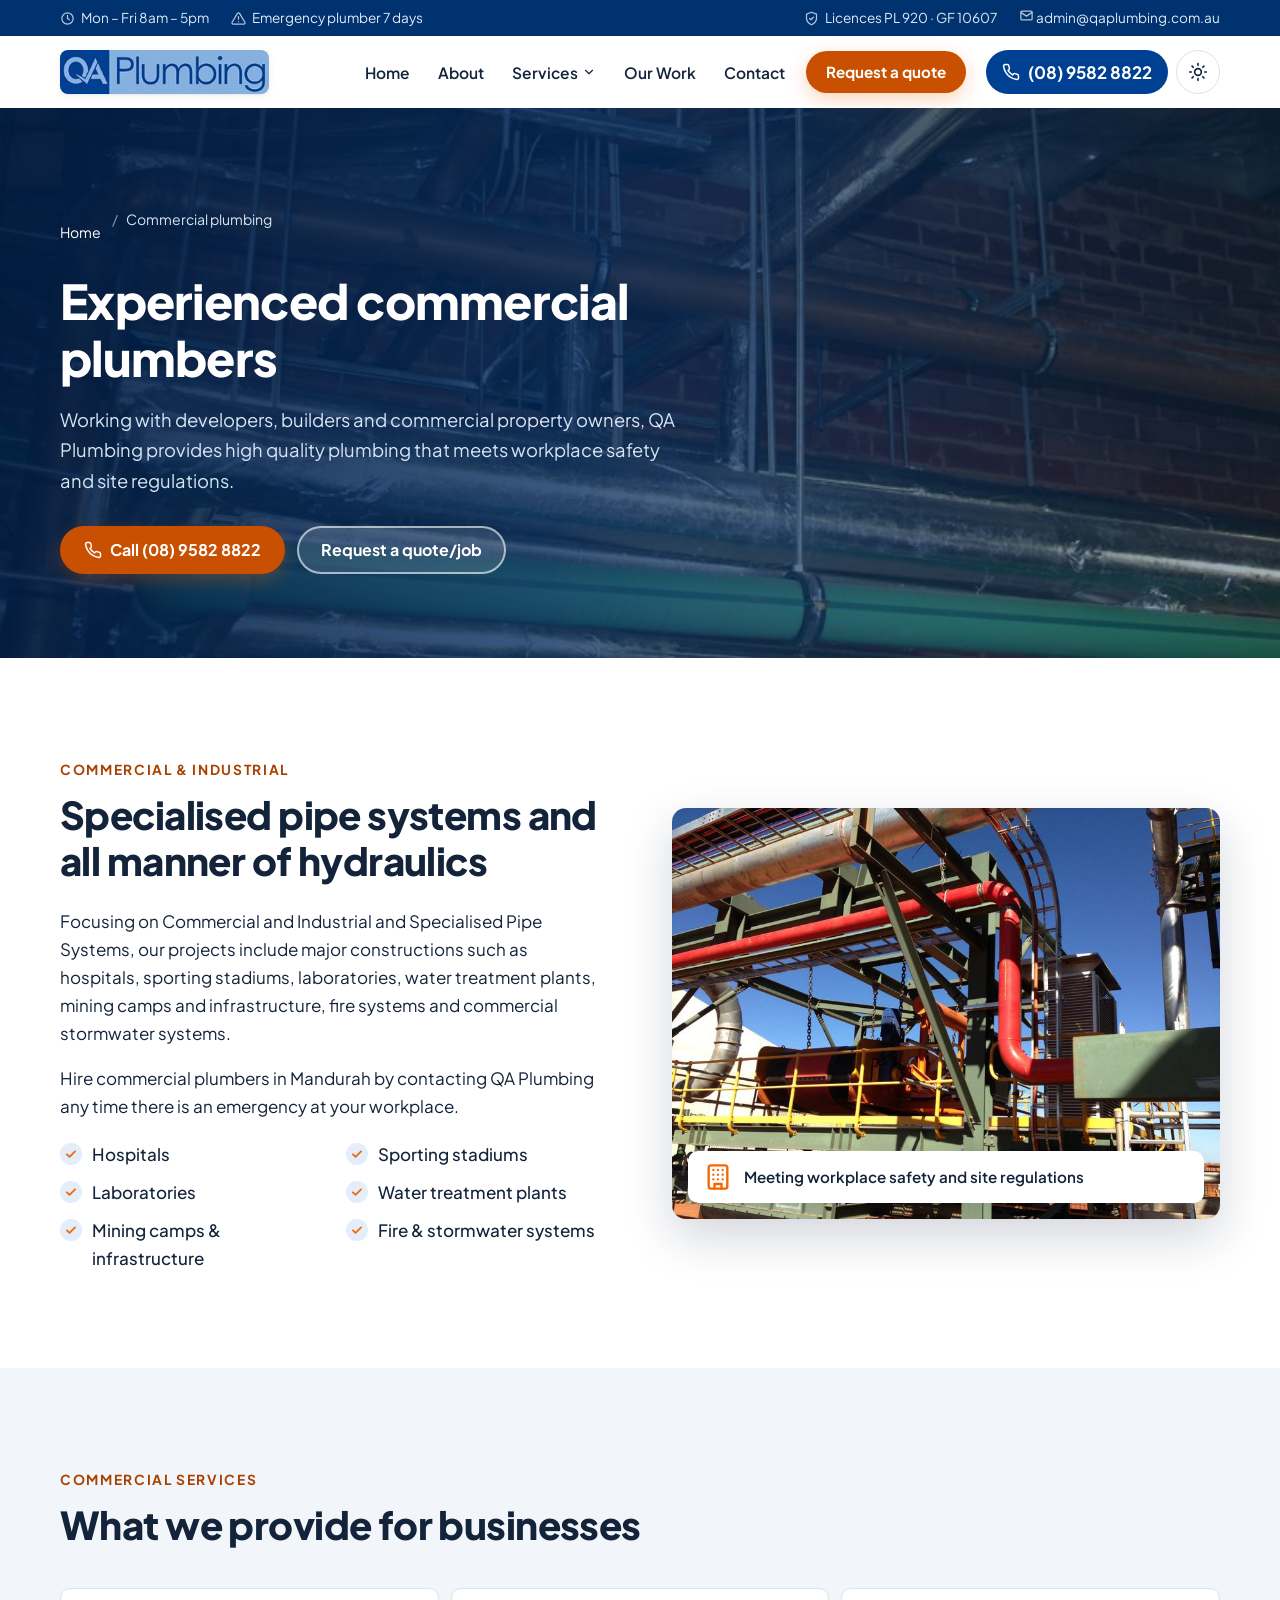
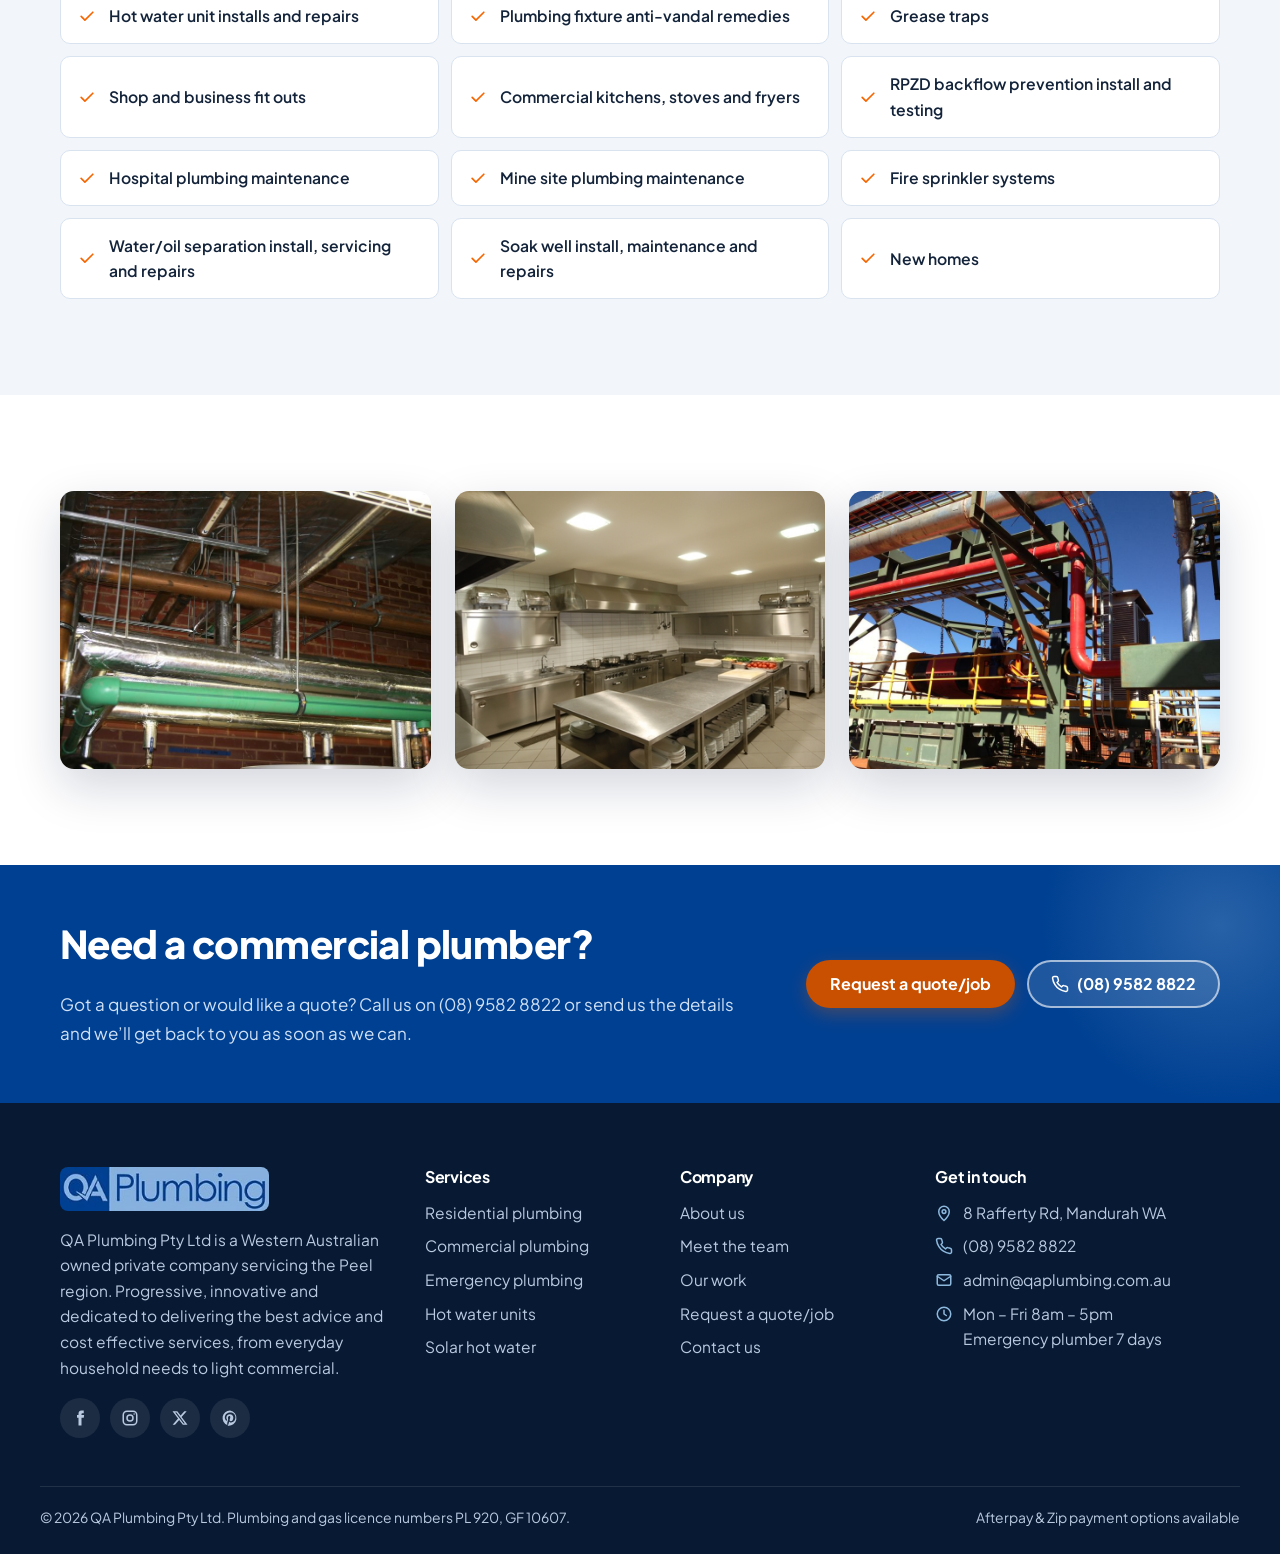
<file: commercial.html>
<!doctype html>
<html lang="en-AU">
<head>
<meta charset="utf-8">
<meta name="viewport" content="width=device-width, initial-scale=1">
  <meta name="robots" content="noindex">
<title>Commercial Plumbing Mandurah | QA Plumbing, Gas &amp; Drainage</title>
<meta name="description" content="Commercial plumbers in Mandurah for developers, builders and property owners: grease traps, fit outs, commercial kitchens, backflow testing, fire sprinklers and more.">
<meta name="theme-color" content="#004092">
<link rel="icon" href="images/qa-plumbing-fav-icon.jpg">
<script>(function(){var t=null;try{t=localStorage.getItem('qa-theme');}catch(e){}if(t!=='light'&&t!=='dark'){t=window.matchMedia&&matchMedia('(prefers-color-scheme: dark)').matches?'dark':'light';}document.documentElement.setAttribute('data-theme',t);})();</script>
<link rel="preconnect" href="https://fonts.googleapis.com">
<link rel="preconnect" href="https://fonts.gstatic.com" crossorigin>
<link rel="stylesheet" href="https://fonts.googleapis.com/css2?family=Plus+Jakarta+Sans:wght@400;500;600;700;800&display=swap">
<link rel="stylesheet" href="css/style.css">
</head>
<body>
<a class="skip-link" href="#main">Skip to content</a>

<div class="topbar">
  <div class="container">
    <ul class="topbar-list">
      <li><svg viewBox="0 0 24 24" fill="none" stroke="currentColor" stroke-width="2" stroke-linecap="round" stroke-linejoin="round" aria-hidden="true"><circle cx="12" cy="12" r="9"/><path d="M12 7v5l3 2"/></svg> Mon – Fri 8am – 5pm</li>
      <li class="hide-md"><svg viewBox="0 0 24 24" fill="none" stroke="currentColor" stroke-width="2" stroke-linecap="round" stroke-linejoin="round" aria-hidden="true"><path d="M10.3 3.9 1.8 18a2 2 0 0 0 1.7 3h17a2 2 0 0 0 1.7-3L13.7 3.9a2 2 0 0 0-3.4 0z"/><path d="M12 9v4M12 17h.01"/></svg> Emergency plumber 7 days</li>
    </ul>
    <ul class="topbar-list">
      <li class="hide-md"><svg viewBox="0 0 24 24" fill="none" stroke="currentColor" stroke-width="2" stroke-linecap="round" stroke-linejoin="round" aria-hidden="true"><path d="M12 22s8-4 8-10V5l-8-3-8 3v7c0 6 8 10 8 10z"/><path d="M9 12l2 2 4-4"/></svg> Licences PL 920 · GF 10607</li>
      <li><a href="mailto:admin@qaplumbing.com.au"><svg viewBox="0 0 24 24" fill="none" stroke="currentColor" stroke-width="2" stroke-linecap="round" stroke-linejoin="round" aria-hidden="true"><rect x="3" y="5" width="18" height="14" rx="2"/><path d="M3 7l9 6 9-6"/></svg> admin@qaplumbing.com.au</a></li>
    </ul>
  </div>
</div>

<header class="site-header">
  <div class="container header-inner">
    <a class="brand" href="index.html" aria-label="QA Plumbing home"><img src="images/logo.jpg" alt="QA Plumbing" width="285" height="60"></a>
    <nav id="site-nav" class="site-nav" aria-label="Main">
      <ul>
        <li><a class="nav-link" href="index.html">Home</a></li>
        <li><a class="nav-link" href="about.html">About</a></li>
        <li class="has-sub">
          <a class="nav-link" href="index.html#services">Services <svg viewBox="0 0 24 24" fill="none" stroke="currentColor" stroke-width="2" stroke-linecap="round" stroke-linejoin="round" aria-hidden="true" class="chev"><path d="M6 9l6 6 6-6"/></svg></a>
          <ul class="sub">
            <li><a href="residential.html">Residential plumbing</a></li>
            <li><a href="commercial.html" aria-current="page">Commercial plumbing</a></li>
            <li><a href="hot-water.html">Hot water units</a></li>
            <li><a href="solar.html">Solar hot water</a></li>
          </ul>
        </li>
        <li><a class="nav-link" href="gallery.html">Our Work</a></li>
        <li><a class="nav-link" href="contact.html">Contact</a></li>
      </ul>
      <a class="btn btn-accent nav-quote" href="contact.html#quote">Request a quote</a>
    </nav>
    <div class="header-actions">
      <a class="header-call" href="tel:0895828822" aria-label="Call QA Plumbing on (08) 9582 8822"><svg viewBox="0 0 24 24" fill="none" stroke="currentColor" stroke-width="2" stroke-linecap="round" stroke-linejoin="round" aria-hidden="true"><path d="M22 16.9v3a2 2 0 0 1-2.2 2 19.8 19.8 0 0 1-8.6-3.1 19.5 19.5 0 0 1-6-6A19.8 19.8 0 0 1 2.1 4.2 2 2 0 0 1 4.1 2h3a2 2 0 0 1 2 1.7c.1 1 .4 1.9.7 2.8a2 2 0 0 1-.5 2.1L8 9.9a16 16 0 0 0 6 6l1.3-1.3a2 2 0 0 1 2.1-.4c.9.3 1.8.6 2.8.7a2 2 0 0 1 1.7 2z"/></svg><span>(08) 9582 8822</span></a>
      <button class="icon-btn theme-toggle" type="button" aria-label="Switch to dark mode" aria-pressed="false"><svg viewBox="0 0 24 24" fill="none" stroke="currentColor" stroke-width="2" stroke-linecap="round" stroke-linejoin="round" aria-hidden="true" class="sun"><circle cx="12" cy="12" r="4"/><path d="M12 2v2M12 20v2M4.9 4.9l1.4 1.4M17.7 17.7l1.4 1.4M2 12h2M20 12h2M4.9 19.1l1.4-1.4M17.7 6.3l1.4-1.4"/></svg><svg viewBox="0 0 24 24" fill="none" stroke="currentColor" stroke-width="2" stroke-linecap="round" stroke-linejoin="round" aria-hidden="true" class="moon"><path d="M21 12.8A9 9 0 1 1 11.2 3a7 7 0 0 0 9.8 9.8z"/></svg></button>
      <button class="icon-btn menu-toggle" type="button" aria-controls="site-nav" aria-expanded="false" aria-label="Open menu"><span class="bars" aria-hidden="true"><span></span><span></span><span></span></span></button>
    </div>
  </div>
</header>

<main id="main">
<section class="hero page-hero">
  <div class="hero-media"><img src="images/various_roof__piping.jpg" alt="" width="850" height="567" fetchpriority="high"></div>
  <div class="container">
    <div class="hero-inner">
      <ol class="crumbs"><li><a href="index.html">Home</a></li><li>Commercial plumbing</li></ol>
      <h1>Experienced commercial plumbers</h1>
      <p class="lead">Working with developers, builders and commercial property owners, QA Plumbing provides high quality plumbing that meets workplace safety and site regulations.</p>
      <div class="btn-row">
        <a class="btn btn-accent" href="tel:0895828822"><svg viewBox="0 0 24 24" fill="none" stroke="currentColor" stroke-width="2" stroke-linecap="round" stroke-linejoin="round" aria-hidden="true"><path d="M22 16.9v3a2 2 0 0 1-2.2 2 19.8 19.8 0 0 1-8.6-3.1 19.5 19.5 0 0 1-6-6A19.8 19.8 0 0 1 2.1 4.2 2 2 0 0 1 4.1 2h3a2 2 0 0 1 2 1.7c.1 1 .4 1.9.7 2.8a2 2 0 0 1-.5 2.1L8 9.9a16 16 0 0 0 6 6l1.3-1.3a2 2 0 0 1 2.1-.4c.9.3 1.8.6 2.8.7a2 2 0 0 1 1.7 2z"/></svg> Call (08) 9582 8822</a>
        <a class="btn btn-light" href="contact.html#quote">Request a quote/job</a>
      </div>
    </div>
  </div>
</section>

<section class="section">
  <div class="container split">
    <div data-reveal>
      <span class="eyebrow">Commercial &amp; industrial</span>
      <h2>Specialised pipe systems and all manner of hydraulics</h2>
      <p>Focusing on Commercial and Industrial and Specialised Pipe Systems, our projects include major constructions such as hospitals, sporting stadiums, laboratories, water treatment plants, mining camps and infrastructure, fire systems and commercial stormwater systems.</p>
      <p>Hire commercial plumbers in Mandurah by contacting QA Plumbing any time there is an emergency at your workplace.</p>
      <ul class="checks cols-2" style="margin-top:20px">
        <li>Hospitals</li>
        <li>Sporting stadiums</li>
        <li>Laboratories</li>
        <li>Water treatment plants</li>
        <li>Mining camps &amp; infrastructure</li>
        <li>Fire &amp; stormwater systems</li>
      </ul>
    </div>
    <div class="media-frame wide reveal-me">
      <img src="images/fire_pipe.jpg" alt="Red fire service pipework" width="850" height="638" loading="lazy">
      <div class="media-badge"><svg viewBox="0 0 24 24" fill="none" stroke="currentColor" stroke-width="2" stroke-linecap="round" stroke-linejoin="round" aria-hidden="true"><rect x="4" y="2" width="16" height="20" rx="2"/><path d="M9 22v-4h6v4M8 6h.01M16 6h.01M12 6h.01M8 10h.01M16 10h.01M12 10h.01M8 14h.01M16 14h.01M12 14h.01"/></svg> Meeting workplace safety and site regulations</div>
    </div>
  </div>
</section>

<section class="section section-soft">
  <div class="container">
    <div class="section-head" data-reveal>
      <span class="eyebrow">Commercial services</span>
      <h2>What we provide for businesses</h2>
    </div>
    <ul class="service-list" data-reveal>
      <li><svg viewBox="0 0 24 24" fill="none" stroke="currentColor" stroke-width="2" stroke-linecap="round" stroke-linejoin="round" aria-hidden="true"><path d="M5 12.5l4.5 4.5L19 7.5"/></svg> Hot water unit installs and repairs</li>
      <li><svg viewBox="0 0 24 24" fill="none" stroke="currentColor" stroke-width="2" stroke-linecap="round" stroke-linejoin="round" aria-hidden="true"><path d="M5 12.5l4.5 4.5L19 7.5"/></svg> Plumbing fixture anti-vandal remedies</li>
      <li><svg viewBox="0 0 24 24" fill="none" stroke="currentColor" stroke-width="2" stroke-linecap="round" stroke-linejoin="round" aria-hidden="true"><path d="M5 12.5l4.5 4.5L19 7.5"/></svg> Grease traps</li>
      <li><svg viewBox="0 0 24 24" fill="none" stroke="currentColor" stroke-width="2" stroke-linecap="round" stroke-linejoin="round" aria-hidden="true"><path d="M5 12.5l4.5 4.5L19 7.5"/></svg> Shop and business fit outs</li>
      <li><svg viewBox="0 0 24 24" fill="none" stroke="currentColor" stroke-width="2" stroke-linecap="round" stroke-linejoin="round" aria-hidden="true"><path d="M5 12.5l4.5 4.5L19 7.5"/></svg> Commercial kitchens, stoves and fryers</li>
      <li><svg viewBox="0 0 24 24" fill="none" stroke="currentColor" stroke-width="2" stroke-linecap="round" stroke-linejoin="round" aria-hidden="true"><path d="M5 12.5l4.5 4.5L19 7.5"/></svg> RPZD backflow prevention install and testing</li>
      <li><svg viewBox="0 0 24 24" fill="none" stroke="currentColor" stroke-width="2" stroke-linecap="round" stroke-linejoin="round" aria-hidden="true"><path d="M5 12.5l4.5 4.5L19 7.5"/></svg> Hospital plumbing maintenance</li>
      <li><svg viewBox="0 0 24 24" fill="none" stroke="currentColor" stroke-width="2" stroke-linecap="round" stroke-linejoin="round" aria-hidden="true"><path d="M5 12.5l4.5 4.5L19 7.5"/></svg> Mine site plumbing maintenance</li>
      <li><svg viewBox="0 0 24 24" fill="none" stroke="currentColor" stroke-width="2" stroke-linecap="round" stroke-linejoin="round" aria-hidden="true"><path d="M5 12.5l4.5 4.5L19 7.5"/></svg> Fire sprinkler systems</li>
      <li><svg viewBox="0 0 24 24" fill="none" stroke="currentColor" stroke-width="2" stroke-linecap="round" stroke-linejoin="round" aria-hidden="true"><path d="M5 12.5l4.5 4.5L19 7.5"/></svg> Water/oil separation install, servicing and repairs</li>
      <li><svg viewBox="0 0 24 24" fill="none" stroke="currentColor" stroke-width="2" stroke-linecap="round" stroke-linejoin="round" aria-hidden="true"><path d="M5 12.5l4.5 4.5L19 7.5"/></svg> Soak well install, maintenance and repairs</li>
      <li><svg viewBox="0 0 24 24" fill="none" stroke="currentColor" stroke-width="2" stroke-linecap="round" stroke-linejoin="round" aria-hidden="true"><path d="M5 12.5l4.5 4.5L19 7.5"/></svg> New homes</li>
    </ul>
  </div>
</section>

<section class="section">
  <div class="container">
    <div class="grid grid-3" data-reveal>
      <div class="media-frame wide"><img src="images/various_roof__piping.jpg" alt="Commercial roof piping" width="850" height="567" loading="lazy"></div>
      <div class="media-frame wide"><img src="images/commerical-kitchen.jpg" alt="Commercial kitchen" width="480" height="321" loading="lazy"></div>
      <div class="media-frame wide"><img src="images/fire_pipe.jpg" alt="Fire service pipework" width="850" height="638" loading="lazy"></div>
    </div>
  </div>
</section>

<section class="band">
  <div class="container">
    <div class="band-text" data-reveal>
      <h2>Need a commercial plumber?</h2>
      <p>Got a question or would like a quote? Call us on (08) 9582 8822 or send us the details and we’ll get back to you as soon as we can.</p>
    </div>
    <div class="btn-row">
      <a class="btn btn-accent" href="contact.html#quote">Request a quote/job</a>
      <a class="btn btn-light" href="tel:0895828822"><svg viewBox="0 0 24 24" fill="none" stroke="currentColor" stroke-width="2" stroke-linecap="round" stroke-linejoin="round" aria-hidden="true"><path d="M22 16.9v3a2 2 0 0 1-2.2 2 19.8 19.8 0 0 1-8.6-3.1 19.5 19.5 0 0 1-6-6A19.8 19.8 0 0 1 2.1 4.2 2 2 0 0 1 4.1 2h3a2 2 0 0 1 2 1.7c.1 1 .4 1.9.7 2.8a2 2 0 0 1-.5 2.1L8 9.9a16 16 0 0 0 6 6l1.3-1.3a2 2 0 0 1 2.1-.4c.9.3 1.8.6 2.8.7a2 2 0 0 1 1.7 2z"/></svg> (08) 9582 8822</a>
    </div>
  </div>
</section>
</main>

<footer class="site-footer">
  <div class="container footer-grid">
    <div class="footer-brand">
      <img src="images/logo.jpg" alt="QA Plumbing" width="285" height="60" loading="lazy">
      <p>QA Plumbing Pty Ltd is a Western Australian owned private company servicing the Peel region. Progressive, innovative and dedicated to delivering the best advice and cost effective services, from everyday household needs to light commercial.</p>
      <ul class="socials">
        <li><a href="https://www.facebook.com/QAPlumbing" aria-label="QA Plumbing on Facebook" target="_blank" rel="noopener"><svg viewBox="0 0 24 24" fill="currentColor" aria-hidden="true"><path d="M14 8V6.5c0-.7.5-1 1-1h2V2h-3c-3 0-4 2-4 4.5V8H8v3.5h2V22h4V11.5h3l.5-3.5z"/></svg></a></li>
        <li><a href="https://www.instagram.com/qa_plumbing/" aria-label="QA Plumbing on Instagram" target="_blank" rel="noopener"><svg viewBox="0 0 24 24" fill="none" stroke="currentColor" stroke-width="2" stroke-linecap="round" stroke-linejoin="round" aria-hidden="true"><rect x="3" y="3" width="18" height="18" rx="5"/><circle cx="12" cy="12" r="4"/><path d="M17.5 6.5h.01"/></svg></a></li>
        <li><a href="https://x.com/QAplumbing" aria-label="QA Plumbing on X" target="_blank" rel="noopener"><svg viewBox="0 0 24 24" fill="currentColor" aria-hidden="true"><path d="M17.8 3h3.1l-6.8 7.7L22 21h-6.2l-4.9-6.4L5.3 21H2.2l7.2-8.3L2 3h6.4l4.4 5.8zm-1.1 16.2h1.7L7.4 4.7H5.5z"/></svg></a></li>
        <li><a href="https://www.pinterest.com.au/qaplumbing/" aria-label="QA Plumbing on Pinterest" target="_blank" rel="noopener"><svg viewBox="0 0 24 24" fill="currentColor" aria-hidden="true"><path d="M12 2a10 10 0 0 0-3.6 19.3c-.1-.8-.2-2 0-2.9l1.2-5s-.3-.6-.3-1.5c0-1.4.8-2.5 1.8-2.5.9 0 1.3.7 1.3 1.5 0 .9-.6 2.2-.9 3.4-.2 1 .5 1.9 1.6 1.9 1.9 0 3.3-2 3.3-4.9 0-2.6-1.8-4.4-4.5-4.4-3 0-4.8 2.3-4.8 4.6 0 .9.4 1.9.8 2.5.1.1.1.2.1.3l-.3 1.2c0 .2-.2.3-.4.2-1.4-.7-2.2-2.7-2.2-4.3 0-3.5 2.5-6.7 7.3-6.7 3.8 0 6.8 2.7 6.8 6.4 0 3.8-2.4 6.9-5.8 6.9-1.1 0-2.2-.6-2.5-1.3l-.7 2.6c-.2 1-.9 2.2-1.4 2.9A10 10 0 1 0 12 2z"/></svg></a></li>
      </ul>
    </div>
    <div>
      <h3>Services</h3>
      <ul>
        <li><a href="residential.html">Residential plumbing</a></li>
        <li><a href="commercial.html">Commercial plumbing</a></li>
        <li><a href="index.html#emergency">Emergency plumbing</a></li>
        <li><a href="hot-water.html">Hot water units</a></li>
        <li><a href="solar.html">Solar hot water</a></li>
      </ul>
    </div>
    <div>
      <h3>Company</h3>
      <ul>
        <li><a href="about.html">About us</a></li>
        <li><a href="about.html#team">Meet the team</a></li>
        <li><a href="gallery.html">Our work</a></li>
        <li><a href="contact.html#quote">Request a quote/job</a></li>
        <li><a href="contact.html">Contact us</a></li>
      </ul>
    </div>
    <div>
      <h3>Get in touch</h3>
      <ul class="contact-lines">
        <li><svg viewBox="0 0 24 24" fill="none" stroke="currentColor" stroke-width="2" stroke-linecap="round" stroke-linejoin="round" aria-hidden="true"><path d="M12 22s7-6.2 7-12a7 7 0 0 0-14 0c0 5.8 7 12 7 12z"/><circle cx="12" cy="10" r="2.5"/></svg><span>8 Rafferty Rd, Mandurah WA</span></li>
        <li><svg viewBox="0 0 24 24" fill="none" stroke="currentColor" stroke-width="2" stroke-linecap="round" stroke-linejoin="round" aria-hidden="true"><path d="M22 16.9v3a2 2 0 0 1-2.2 2 19.8 19.8 0 0 1-8.6-3.1 19.5 19.5 0 0 1-6-6A19.8 19.8 0 0 1 2.1 4.2 2 2 0 0 1 4.1 2h3a2 2 0 0 1 2 1.7c.1 1 .4 1.9.7 2.8a2 2 0 0 1-.5 2.1L8 9.9a16 16 0 0 0 6 6l1.3-1.3a2 2 0 0 1 2.1-.4c.9.3 1.8.6 2.8.7a2 2 0 0 1 1.7 2z"/></svg><a href="tel:0895828822">(08) 9582 8822</a></li>
        <li><svg viewBox="0 0 24 24" fill="none" stroke="currentColor" stroke-width="2" stroke-linecap="round" stroke-linejoin="round" aria-hidden="true"><rect x="3" y="5" width="18" height="14" rx="2"/><path d="M3 7l9 6 9-6"/></svg><a href="mailto:admin@qaplumbing.com.au">admin@qaplumbing.com.au</a></li>
        <li><svg viewBox="0 0 24 24" fill="none" stroke="currentColor" stroke-width="2" stroke-linecap="round" stroke-linejoin="round" aria-hidden="true"><circle cx="12" cy="12" r="9"/><path d="M12 7v5l3 2"/></svg><span>Mon – Fri 8am – 5pm<br>Emergency plumber 7 days</span></li>
      </ul>
    </div>
  </div>
  <div class="container footer-bottom">
    <span>© <span id="year">2026</span> QA Plumbing Pty Ltd. Plumbing and gas licence numbers PL 920, GF 10607.</span>
    <span>Afterpay &amp; Zip payment options available</span>
  </div>
</footer>

<div class="callbar">
  <a class="btn btn-accent" href="tel:0895828822"><svg viewBox="0 0 24 24" fill="none" stroke="currentColor" stroke-width="2" stroke-linecap="round" stroke-linejoin="round" aria-hidden="true"><path d="M22 16.9v3a2 2 0 0 1-2.2 2 19.8 19.8 0 0 1-8.6-3.1 19.5 19.5 0 0 1-6-6A19.8 19.8 0 0 1 2.1 4.2 2 2 0 0 1 4.1 2h3a2 2 0 0 1 2 1.7c.1 1 .4 1.9.7 2.8a2 2 0 0 1-.5 2.1L8 9.9a16 16 0 0 0 6 6l1.3-1.3a2 2 0 0 1 2.1-.4c.9.3 1.8.6 2.8.7a2 2 0 0 1 1.7 2z"/></svg> Call (08) 9582 8822</a>
  <a class="btn btn-primary" href="contact.html#quote">Get a quote</a>
</div>

<script src="js/main.js" defer></script>
</body>
</html>
</file>
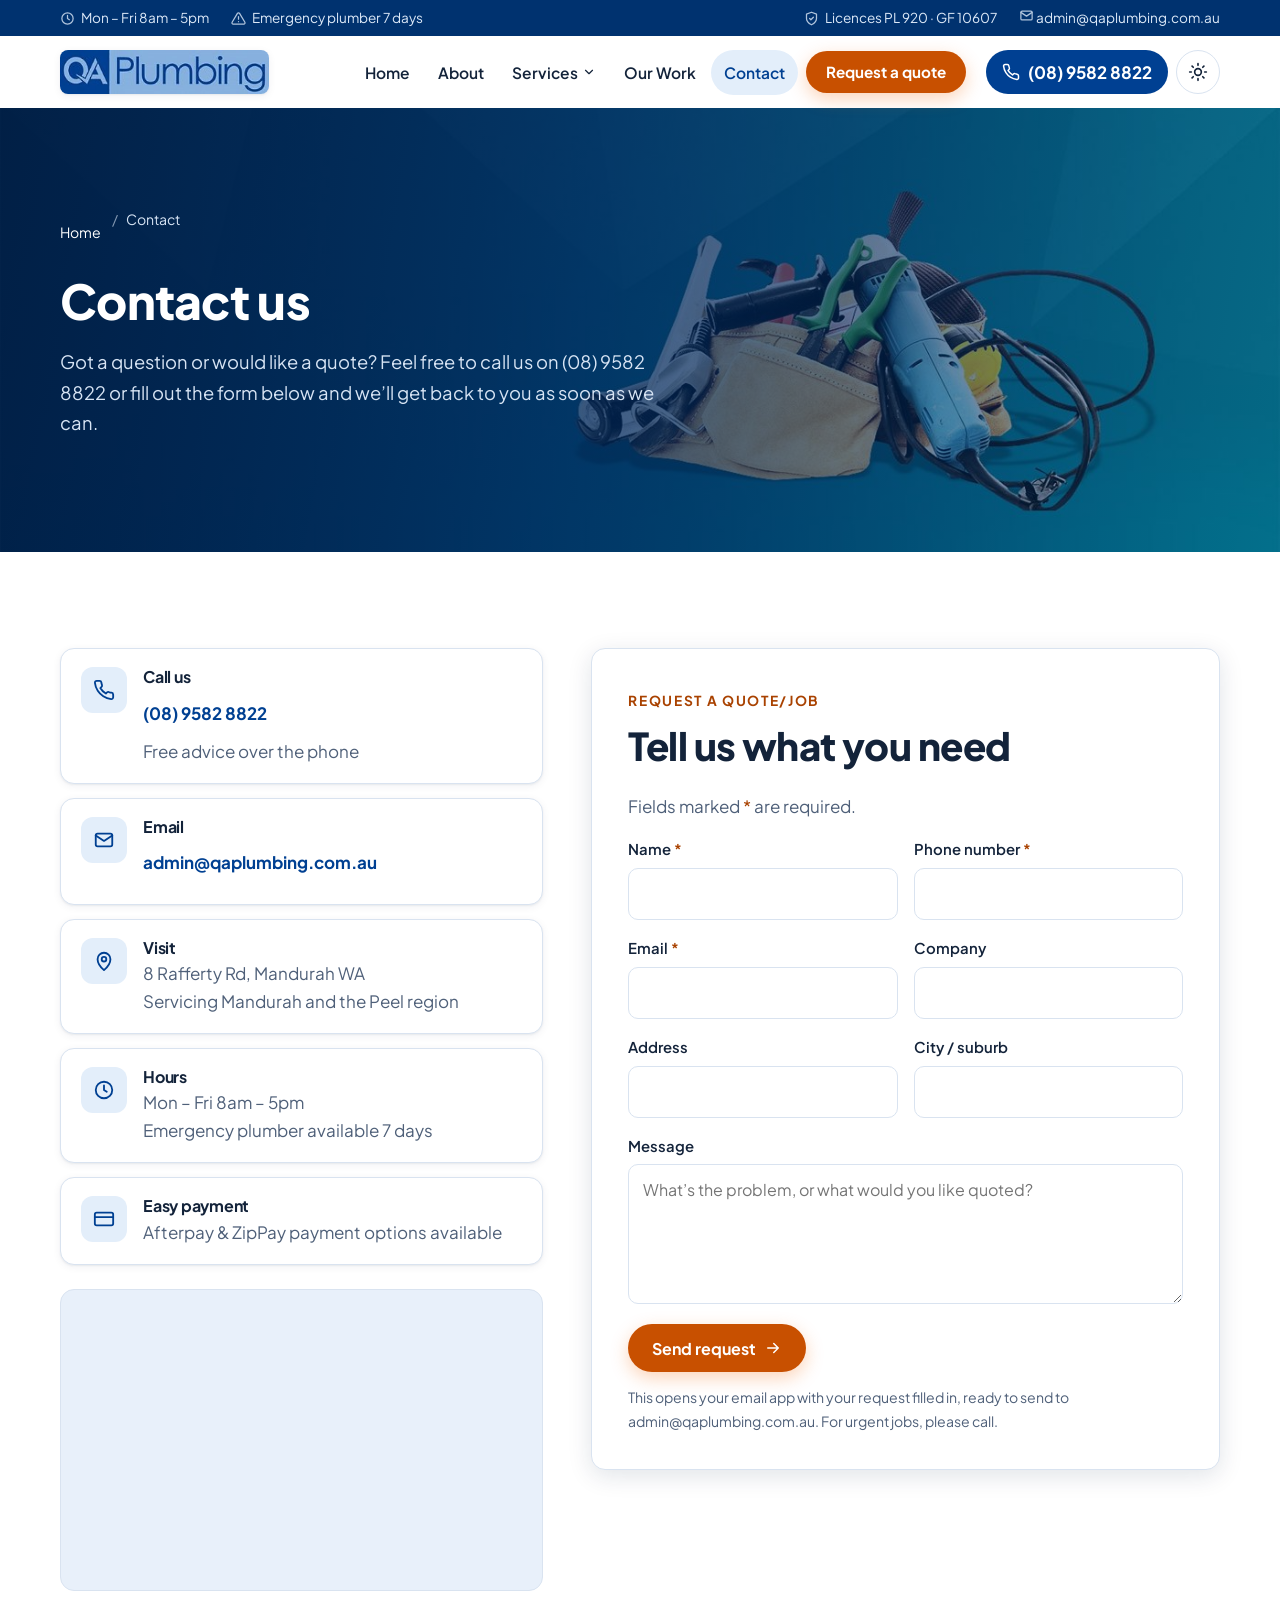
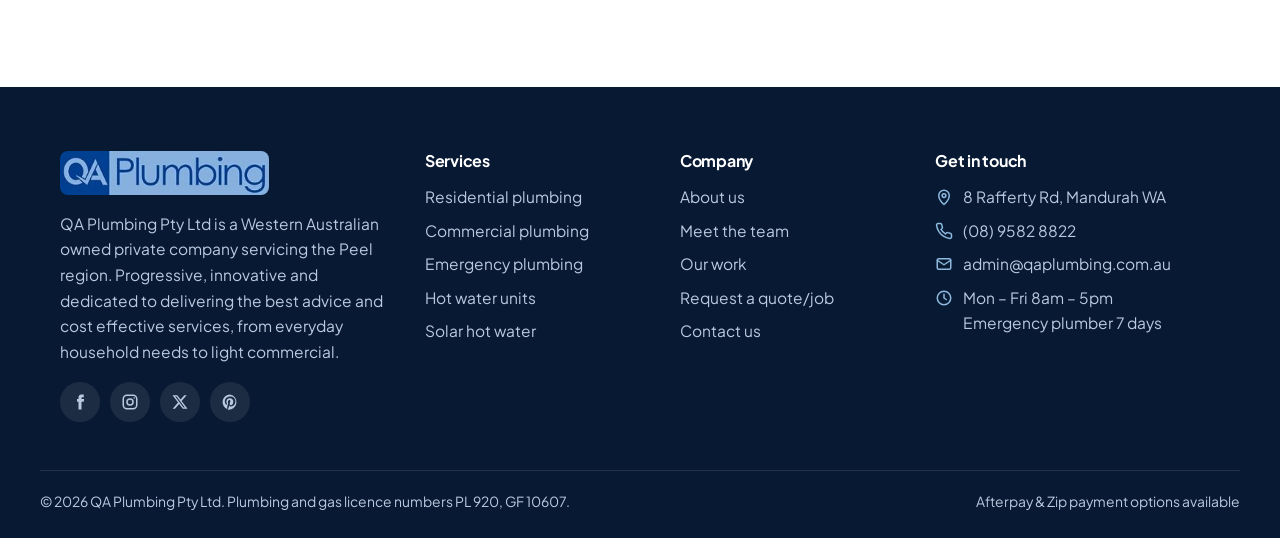
<file: contact.html>
<!doctype html>
<html lang="en-AU">
<head>
<meta charset="utf-8">
<meta name="viewport" content="width=device-width, initial-scale=1">
  <meta name="robots" content="noindex">
<title>Contact &amp; Request a Quote | QA Plumbing, Gas &amp; Drainage Mandurah</title>
<meta name="description" content="Contact QA Plumbing at 8 Rafferty Rd, Mandurah. Call (08) 9582 8822, email admin@qaplumbing.com.au or request a quote or job online.">
<meta name="theme-color" content="#004092">
<link rel="icon" href="images/qa-plumbing-fav-icon.jpg">
<script>(function(){var t=null;try{t=localStorage.getItem('qa-theme');}catch(e){}if(t!=='light'&&t!=='dark'){t=window.matchMedia&&matchMedia('(prefers-color-scheme: dark)').matches?'dark':'light';}document.documentElement.setAttribute('data-theme',t);})();</script>
<link rel="preconnect" href="https://fonts.googleapis.com">
<link rel="preconnect" href="https://fonts.gstatic.com" crossorigin>
<link rel="stylesheet" href="https://fonts.googleapis.com/css2?family=Plus+Jakarta+Sans:wght@400;500;600;700;800&display=swap">
<link rel="stylesheet" href="css/style.css">
</head>
<body>
<a class="skip-link" href="#main">Skip to content</a>

<div class="topbar">
  <div class="container">
    <ul class="topbar-list">
      <li><svg viewBox="0 0 24 24" fill="none" stroke="currentColor" stroke-width="2" stroke-linecap="round" stroke-linejoin="round" aria-hidden="true"><circle cx="12" cy="12" r="9"/><path d="M12 7v5l3 2"/></svg> Mon – Fri 8am – 5pm</li>
      <li class="hide-md"><svg viewBox="0 0 24 24" fill="none" stroke="currentColor" stroke-width="2" stroke-linecap="round" stroke-linejoin="round" aria-hidden="true"><path d="M10.3 3.9 1.8 18a2 2 0 0 0 1.7 3h17a2 2 0 0 0 1.7-3L13.7 3.9a2 2 0 0 0-3.4 0z"/><path d="M12 9v4M12 17h.01"/></svg> Emergency plumber 7 days</li>
    </ul>
    <ul class="topbar-list">
      <li class="hide-md"><svg viewBox="0 0 24 24" fill="none" stroke="currentColor" stroke-width="2" stroke-linecap="round" stroke-linejoin="round" aria-hidden="true"><path d="M12 22s8-4 8-10V5l-8-3-8 3v7c0 6 8 10 8 10z"/><path d="M9 12l2 2 4-4"/></svg> Licences PL 920 · GF 10607</li>
      <li><a href="mailto:admin@qaplumbing.com.au"><svg viewBox="0 0 24 24" fill="none" stroke="currentColor" stroke-width="2" stroke-linecap="round" stroke-linejoin="round" aria-hidden="true"><rect x="3" y="5" width="18" height="14" rx="2"/><path d="M3 7l9 6 9-6"/></svg> admin@qaplumbing.com.au</a></li>
    </ul>
  </div>
</div>

<header class="site-header">
  <div class="container header-inner">
    <a class="brand" href="index.html" aria-label="QA Plumbing home"><img src="images/logo.jpg" alt="QA Plumbing" width="285" height="60"></a>
    <nav id="site-nav" class="site-nav" aria-label="Main">
      <ul>
        <li><a class="nav-link" href="index.html">Home</a></li>
        <li><a class="nav-link" href="about.html">About</a></li>
        <li class="has-sub">
          <a class="nav-link" href="index.html#services">Services <svg viewBox="0 0 24 24" fill="none" stroke="currentColor" stroke-width="2" stroke-linecap="round" stroke-linejoin="round" aria-hidden="true" class="chev"><path d="M6 9l6 6 6-6"/></svg></a>
          <ul class="sub">
            <li><a href="residential.html">Residential plumbing</a></li>
            <li><a href="commercial.html">Commercial plumbing</a></li>
            <li><a href="hot-water.html">Hot water units</a></li>
            <li><a href="solar.html">Solar hot water</a></li>
          </ul>
        </li>
        <li><a class="nav-link" href="gallery.html">Our Work</a></li>
        <li><a class="nav-link" href="contact.html" aria-current="page">Contact</a></li>
      </ul>
      <a class="btn btn-accent nav-quote" href="#quote">Request a quote</a>
    </nav>
    <div class="header-actions">
      <a class="header-call" href="tel:0895828822" aria-label="Call QA Plumbing on (08) 9582 8822"><svg viewBox="0 0 24 24" fill="none" stroke="currentColor" stroke-width="2" stroke-linecap="round" stroke-linejoin="round" aria-hidden="true"><path d="M22 16.9v3a2 2 0 0 1-2.2 2 19.8 19.8 0 0 1-8.6-3.1 19.5 19.5 0 0 1-6-6A19.8 19.8 0 0 1 2.1 4.2 2 2 0 0 1 4.1 2h3a2 2 0 0 1 2 1.7c.1 1 .4 1.9.7 2.8a2 2 0 0 1-.5 2.1L8 9.9a16 16 0 0 0 6 6l1.3-1.3a2 2 0 0 1 2.1-.4c.9.3 1.8.6 2.8.7a2 2 0 0 1 1.7 2z"/></svg><span>(08) 9582 8822</span></a>
      <button class="icon-btn theme-toggle" type="button" aria-label="Switch to dark mode" aria-pressed="false"><svg viewBox="0 0 24 24" fill="none" stroke="currentColor" stroke-width="2" stroke-linecap="round" stroke-linejoin="round" aria-hidden="true" class="sun"><circle cx="12" cy="12" r="4"/><path d="M12 2v2M12 20v2M4.9 4.9l1.4 1.4M17.7 17.7l1.4 1.4M2 12h2M20 12h2M4.9 19.1l1.4-1.4M17.7 6.3l1.4-1.4"/></svg><svg viewBox="0 0 24 24" fill="none" stroke="currentColor" stroke-width="2" stroke-linecap="round" stroke-linejoin="round" aria-hidden="true" class="moon"><path d="M21 12.8A9 9 0 1 1 11.2 3a7 7 0 0 0 9.8 9.8z"/></svg></button>
      <button class="icon-btn menu-toggle" type="button" aria-controls="site-nav" aria-expanded="false" aria-label="Open menu"><span class="bars" aria-hidden="true"><span></span><span></span><span></span></span></button>
    </div>
  </div>
</header>

<main id="main">
<section class="hero page-hero">
  <div class="hero-media"><img src="images/image8.jpg" alt="" width="1400" height="521" fetchpriority="high"></div>
  <div class="container">
    <div class="hero-inner">
      <ol class="crumbs"><li><a href="index.html">Home</a></li><li>Contact</li></ol>
      <h1>Contact us</h1>
      <p class="lead">Got a question or would like a quote? Feel free to call us on (08) 9582 8822 or fill out the form below and we’ll get back to you as soon as we can.</p>
    </div>
  </div>
</section>

<section class="section">
    <h2 class="vh-h">Contact details</h2>
  <div class="container contact-grid">
    <div>
      <div class="info-list" data-reveal>
        <div class="info-item">
          <span class="ico"><svg viewBox="0 0 24 24" fill="none" stroke="currentColor" stroke-width="2" stroke-linecap="round" stroke-linejoin="round" aria-hidden="true"><path d="M22 16.9v3a2 2 0 0 1-2.2 2 19.8 19.8 0 0 1-8.6-3.1 19.5 19.5 0 0 1-6-6A19.8 19.8 0 0 1 2.1 4.2 2 2 0 0 1 4.1 2h3a2 2 0 0 1 2 1.7c.1 1 .4 1.9.7 2.8a2 2 0 0 1-.5 2.1L8 9.9a16 16 0 0 0 6 6l1.3-1.3a2 2 0 0 1 2.1-.4c.9.3 1.8.6 2.8.7a2 2 0 0 1 1.7 2z"/></svg></span>
          <div><h3>Call us</h3><p><a href="tel:0895828822">(08) 9582 8822</a><br>Free advice over the phone</p></div>
        </div>
        <div class="info-item">
          <span class="ico"><svg viewBox="0 0 24 24" fill="none" stroke="currentColor" stroke-width="2" stroke-linecap="round" stroke-linejoin="round" aria-hidden="true"><rect x="3" y="5" width="18" height="14" rx="2"/><path d="M3 7l9 6 9-6"/></svg></span>
          <div><h3>Email</h3><p><a href="mailto:admin@qaplumbing.com.au">admin@qaplumbing.com.au</a></p></div>
        </div>
        <div class="info-item">
          <span class="ico"><svg viewBox="0 0 24 24" fill="none" stroke="currentColor" stroke-width="2" stroke-linecap="round" stroke-linejoin="round" aria-hidden="true"><path d="M12 22s7-6.2 7-12a7 7 0 0 0-14 0c0 5.8 7 12 7 12z"/><circle cx="12" cy="10" r="2.5"/></svg></span>
          <div><h3>Visit</h3><p>8 Rafferty Rd, Mandurah WA<br>Servicing Mandurah and the Peel region</p></div>
        </div>
        <div class="info-item">
          <span class="ico"><svg viewBox="0 0 24 24" fill="none" stroke="currentColor" stroke-width="2" stroke-linecap="round" stroke-linejoin="round" aria-hidden="true"><circle cx="12" cy="12" r="9"/><path d="M12 7v5l3 2"/></svg></span>
          <div><h3>Hours</h3><p>Mon – Fri 8am – 5pm<br>Emergency plumber available 7 days</p></div>
        </div>
        <div class="info-item">
          <span class="ico"><svg viewBox="0 0 24 24" fill="none" stroke="currentColor" stroke-width="2" stroke-linecap="round" stroke-linejoin="round" aria-hidden="true"><rect x="2" y="5" width="20" height="14" rx="2"/><path d="M2 10h20"/></svg></span>
          <div><h3>Easy payment</h3><p>Afterpay &amp; ZipPay payment options available</p></div>
        </div>
      </div>
      <div class="map-frame reveal-me">
        <iframe title="Map showing QA Plumbing at 8 Rafferty Rd, Mandurah" src="https://www.google.com/maps?q=8+Rafferty+Rd,+Mandurah+WA&amp;z=15&amp;output=embed" loading="lazy" referrerpolicy="no-referrer-when-downgrade"></iframe>
      </div>
    </div>

    <div class="form-card reveal-me" id="quote">
      <span class="eyebrow">Request a quote/job</span>
      <h2>Tell us what you need</h2>
      <p class="muted">Fields marked <span class="req">*</span> are required.</p>
      <form id="quote-form">
        <div class="form-grid">
          <div class="field"><label for="f-name">Name <span class="req">*</span></label><input id="f-name" name="name" autocomplete="name" required></div>
          <div class="field"><label for="f-phone">Phone number <span class="req">*</span></label><input id="f-phone" name="phone" type="tel" autocomplete="tel" required></div>
          <div class="field"><label for="f-email">Email <span class="req">*</span></label><input id="f-email" name="email" type="email" autocomplete="email" required></div>
          <div class="field"><label for="f-company">Company</label><input id="f-company" name="company" autocomplete="organization"></div>
          <div class="field"><label for="f-address">Address</label><input id="f-address" name="address" autocomplete="street-address"></div>
          <div class="field"><label for="f-city">City / suburb</label><input id="f-city" name="city" autocomplete="address-level2"></div>
          <div class="field full"><label for="f-message">Message</label><textarea id="f-message" name="message" placeholder="What’s the problem, or what would you like quoted?"></textarea></div>
        </div>
        <div class="btn-row" style="margin-top:20px">
          <button class="btn btn-accent" type="submit">Send request <svg viewBox="0 0 24 24" fill="none" stroke="currentColor" stroke-width="2" stroke-linecap="round" stroke-linejoin="round" aria-hidden="true"><path d="M5 12h14M13 6l6 6-6 6"/></svg></button>
        </div>
        <p class="form-note">This opens your email app with your request filled in, ready to send to admin@qaplumbing.com.au. For urgent jobs, please call.</p>
      </form>
    </div>
  </div>
</section>
</main>

<footer class="site-footer">
  <div class="container footer-grid">
    <div class="footer-brand">
      <img src="images/logo.jpg" alt="QA Plumbing" width="285" height="60" loading="lazy">
      <p>QA Plumbing Pty Ltd is a Western Australian owned private company servicing the Peel region. Progressive, innovative and dedicated to delivering the best advice and cost effective services, from everyday household needs to light commercial.</p>
      <ul class="socials">
        <li><a href="https://www.facebook.com/QAPlumbing" aria-label="QA Plumbing on Facebook" target="_blank" rel="noopener"><svg viewBox="0 0 24 24" fill="currentColor" aria-hidden="true"><path d="M14 8V6.5c0-.7.5-1 1-1h2V2h-3c-3 0-4 2-4 4.5V8H8v3.5h2V22h4V11.5h3l.5-3.5z"/></svg></a></li>
        <li><a href="https://www.instagram.com/qa_plumbing/" aria-label="QA Plumbing on Instagram" target="_blank" rel="noopener"><svg viewBox="0 0 24 24" fill="none" stroke="currentColor" stroke-width="2" stroke-linecap="round" stroke-linejoin="round" aria-hidden="true"><rect x="3" y="3" width="18" height="18" rx="5"/><circle cx="12" cy="12" r="4"/><path d="M17.5 6.5h.01"/></svg></a></li>
        <li><a href="https://x.com/QAplumbing" aria-label="QA Plumbing on X" target="_blank" rel="noopener"><svg viewBox="0 0 24 24" fill="currentColor" aria-hidden="true"><path d="M17.8 3h3.1l-6.8 7.7L22 21h-6.2l-4.9-6.4L5.3 21H2.2l7.2-8.3L2 3h6.4l4.4 5.8zm-1.1 16.2h1.7L7.4 4.7H5.5z"/></svg></a></li>
        <li><a href="https://www.pinterest.com.au/qaplumbing/" aria-label="QA Plumbing on Pinterest" target="_blank" rel="noopener"><svg viewBox="0 0 24 24" fill="currentColor" aria-hidden="true"><path d="M12 2a10 10 0 0 0-3.6 19.3c-.1-.8-.2-2 0-2.9l1.2-5s-.3-.6-.3-1.5c0-1.4.8-2.5 1.8-2.5.9 0 1.3.7 1.3 1.5 0 .9-.6 2.2-.9 3.4-.2 1 .5 1.9 1.6 1.9 1.9 0 3.3-2 3.3-4.9 0-2.6-1.8-4.4-4.5-4.4-3 0-4.8 2.3-4.8 4.6 0 .9.4 1.9.8 2.5.1.1.1.2.1.3l-.3 1.2c0 .2-.2.3-.4.2-1.4-.7-2.2-2.7-2.2-4.3 0-3.5 2.5-6.7 7.3-6.7 3.8 0 6.8 2.7 6.8 6.4 0 3.8-2.4 6.9-5.8 6.9-1.1 0-2.2-.6-2.5-1.3l-.7 2.6c-.2 1-.9 2.2-1.4 2.9A10 10 0 1 0 12 2z"/></svg></a></li>
      </ul>
    </div>
    <div>
      <h3>Services</h3>
      <ul>
        <li><a href="residential.html">Residential plumbing</a></li>
        <li><a href="commercial.html">Commercial plumbing</a></li>
        <li><a href="index.html#emergency">Emergency plumbing</a></li>
        <li><a href="hot-water.html">Hot water units</a></li>
        <li><a href="solar.html">Solar hot water</a></li>
      </ul>
    </div>
    <div>
      <h3>Company</h3>
      <ul>
        <li><a href="about.html">About us</a></li>
        <li><a href="about.html#team">Meet the team</a></li>
        <li><a href="gallery.html">Our work</a></li>
        <li><a href="#quote">Request a quote/job</a></li>
        <li><a href="contact.html">Contact us</a></li>
      </ul>
    </div>
    <div>
      <h3>Get in touch</h3>
      <ul class="contact-lines">
        <li><svg viewBox="0 0 24 24" fill="none" stroke="currentColor" stroke-width="2" stroke-linecap="round" stroke-linejoin="round" aria-hidden="true"><path d="M12 22s7-6.2 7-12a7 7 0 0 0-14 0c0 5.8 7 12 7 12z"/><circle cx="12" cy="10" r="2.5"/></svg><span>8 Rafferty Rd, Mandurah WA</span></li>
        <li><svg viewBox="0 0 24 24" fill="none" stroke="currentColor" stroke-width="2" stroke-linecap="round" stroke-linejoin="round" aria-hidden="true"><path d="M22 16.9v3a2 2 0 0 1-2.2 2 19.8 19.8 0 0 1-8.6-3.1 19.5 19.5 0 0 1-6-6A19.8 19.8 0 0 1 2.1 4.2 2 2 0 0 1 4.1 2h3a2 2 0 0 1 2 1.7c.1 1 .4 1.9.7 2.8a2 2 0 0 1-.5 2.1L8 9.9a16 16 0 0 0 6 6l1.3-1.3a2 2 0 0 1 2.1-.4c.9.3 1.8.6 2.8.7a2 2 0 0 1 1.7 2z"/></svg><a href="tel:0895828822">(08) 9582 8822</a></li>
        <li><svg viewBox="0 0 24 24" fill="none" stroke="currentColor" stroke-width="2" stroke-linecap="round" stroke-linejoin="round" aria-hidden="true"><rect x="3" y="5" width="18" height="14" rx="2"/><path d="M3 7l9 6 9-6"/></svg><a href="mailto:admin@qaplumbing.com.au">admin@qaplumbing.com.au</a></li>
        <li><svg viewBox="0 0 24 24" fill="none" stroke="currentColor" stroke-width="2" stroke-linecap="round" stroke-linejoin="round" aria-hidden="true"><circle cx="12" cy="12" r="9"/><path d="M12 7v5l3 2"/></svg><span>Mon – Fri 8am – 5pm<br>Emergency plumber 7 days</span></li>
      </ul>
    </div>
  </div>
  <div class="container footer-bottom">
    <span>© <span id="year">2026</span> QA Plumbing Pty Ltd. Plumbing and gas licence numbers PL 920, GF 10607.</span>
    <span>Afterpay &amp; Zip payment options available</span>
  </div>
</footer>

<div class="callbar">
  <a class="btn btn-accent" href="tel:0895828822"><svg viewBox="0 0 24 24" fill="none" stroke="currentColor" stroke-width="2" stroke-linecap="round" stroke-linejoin="round" aria-hidden="true"><path d="M22 16.9v3a2 2 0 0 1-2.2 2 19.8 19.8 0 0 1-8.6-3.1 19.5 19.5 0 0 1-6-6A19.8 19.8 0 0 1 2.1 4.2 2 2 0 0 1 4.1 2h3a2 2 0 0 1 2 1.7c.1 1 .4 1.9.7 2.8a2 2 0 0 1-.5 2.1L8 9.9a16 16 0 0 0 6 6l1.3-1.3a2 2 0 0 1 2.1-.4c.9.3 1.8.6 2.8.7a2 2 0 0 1 1.7 2z"/></svg> Call (08) 9582 8822</a>
  <a class="btn btn-primary" href="#quote">Get a quote</a>
</div>

<script src="js/main.js" defer></script>
</body>
</html>
</file>
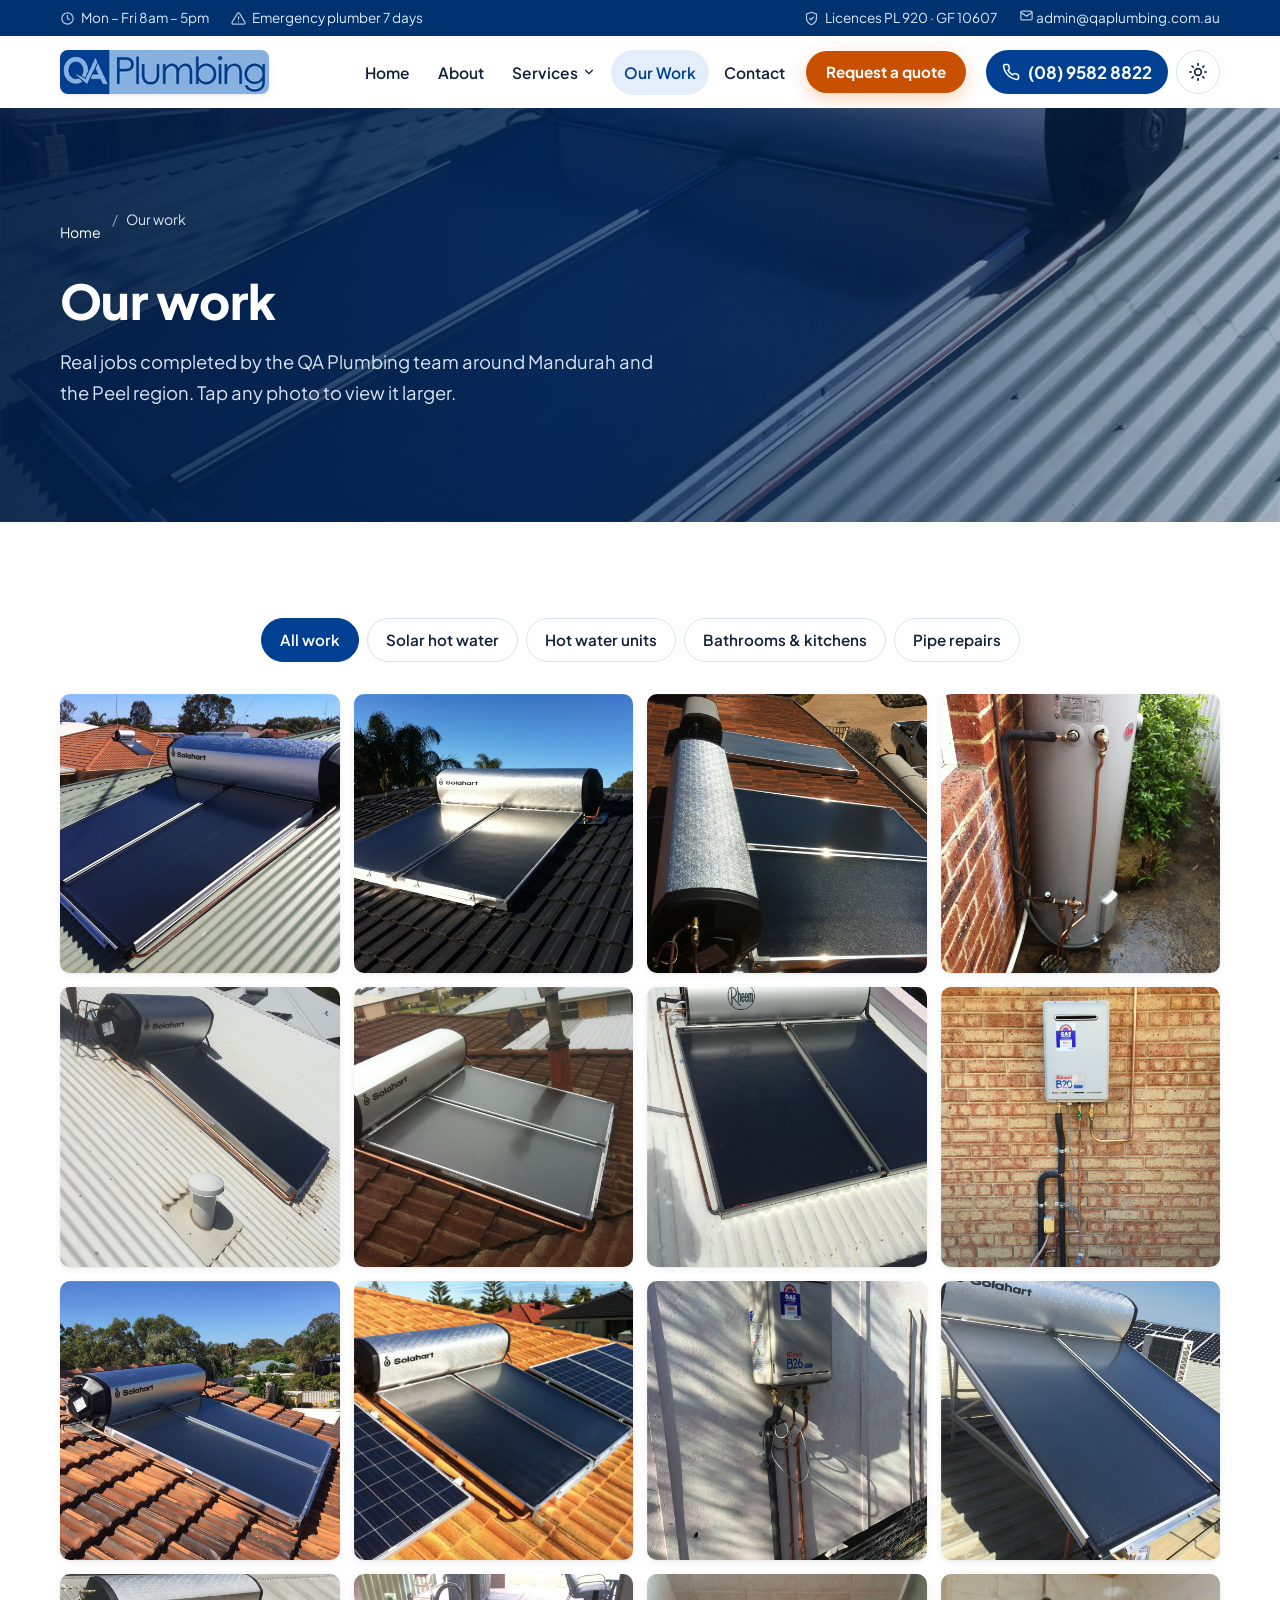
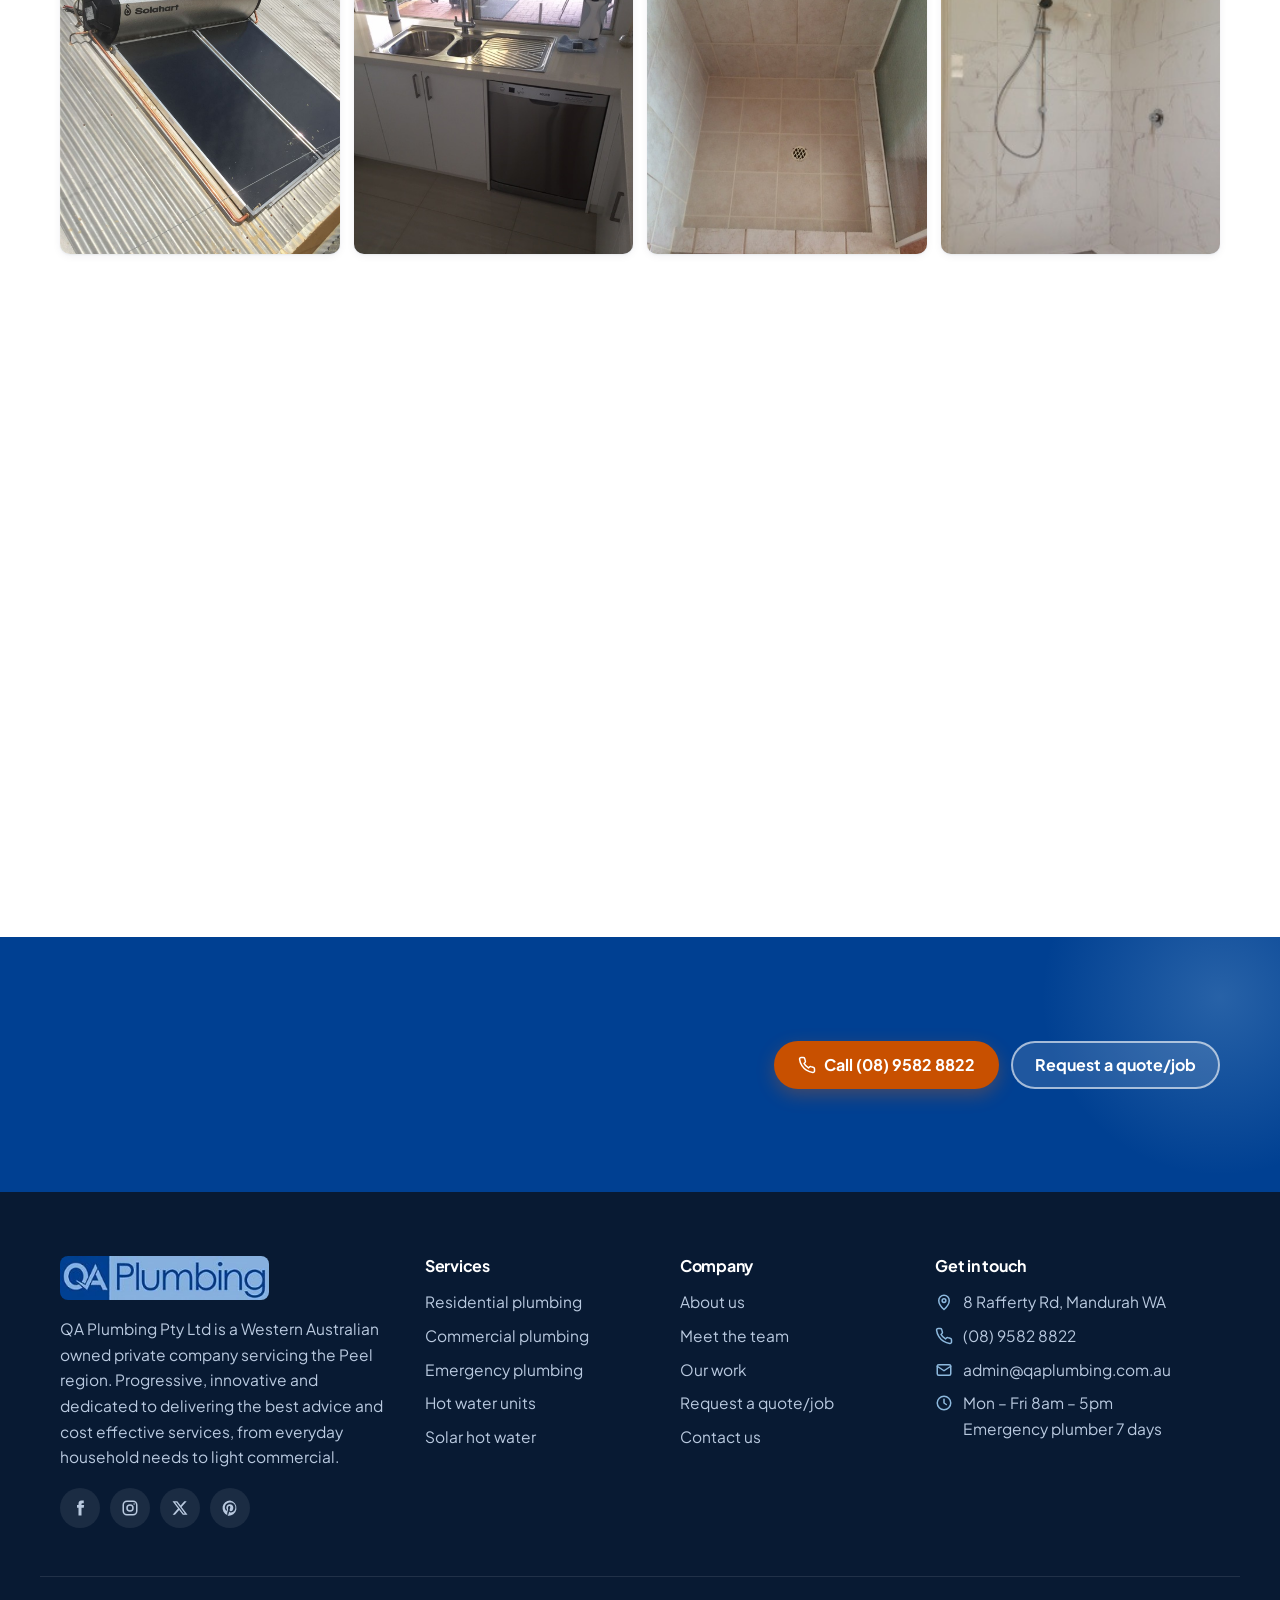
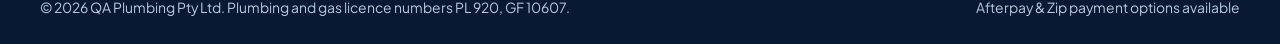
<file: gallery.html>
<!doctype html>
<html lang="en-AU">
<head>
<meta charset="utf-8">
<meta name="viewport" content="width=device-width, initial-scale=1">
  <meta name="robots" content="noindex">
<title>Our Work | Gallery | QA Plumbing, Gas &amp; Drainage Mandurah</title>
<meta name="description" content="Photos of real QA Plumbing jobs around Mandurah: solar hot water, gas and electric hot water units, bathrooms, kitchens and pipe repairs.">
<meta name="theme-color" content="#004092">
<link rel="icon" href="images/qa-plumbing-fav-icon.jpg">
<script>(function(){var t=null;try{t=localStorage.getItem('qa-theme');}catch(e){}if(t!=='light'&&t!=='dark'){t=window.matchMedia&&matchMedia('(prefers-color-scheme: dark)').matches?'dark':'light';}document.documentElement.setAttribute('data-theme',t);})();</script>
<link rel="preconnect" href="https://fonts.googleapis.com">
<link rel="preconnect" href="https://fonts.gstatic.com" crossorigin>
<link rel="stylesheet" href="https://fonts.googleapis.com/css2?family=Plus+Jakarta+Sans:wght@400;500;600;700;800&display=swap">
<link rel="stylesheet" href="css/style.css">
</head>
<body>
<a class="skip-link" href="#main">Skip to content</a>

<div class="topbar">
  <div class="container">
    <ul class="topbar-list">
      <li><svg viewBox="0 0 24 24" fill="none" stroke="currentColor" stroke-width="2" stroke-linecap="round" stroke-linejoin="round" aria-hidden="true"><circle cx="12" cy="12" r="9"/><path d="M12 7v5l3 2"/></svg> Mon – Fri 8am – 5pm</li>
      <li class="hide-md"><svg viewBox="0 0 24 24" fill="none" stroke="currentColor" stroke-width="2" stroke-linecap="round" stroke-linejoin="round" aria-hidden="true"><path d="M10.3 3.9 1.8 18a2 2 0 0 0 1.7 3h17a2 2 0 0 0 1.7-3L13.7 3.9a2 2 0 0 0-3.4 0z"/><path d="M12 9v4M12 17h.01"/></svg> Emergency plumber 7 days</li>
    </ul>
    <ul class="topbar-list">
      <li class="hide-md"><svg viewBox="0 0 24 24" fill="none" stroke="currentColor" stroke-width="2" stroke-linecap="round" stroke-linejoin="round" aria-hidden="true"><path d="M12 22s8-4 8-10V5l-8-3-8 3v7c0 6 8 10 8 10z"/><path d="M9 12l2 2 4-4"/></svg> Licences PL 920 · GF 10607</li>
      <li><a href="mailto:admin@qaplumbing.com.au"><svg viewBox="0 0 24 24" fill="none" stroke="currentColor" stroke-width="2" stroke-linecap="round" stroke-linejoin="round" aria-hidden="true"><rect x="3" y="5" width="18" height="14" rx="2"/><path d="M3 7l9 6 9-6"/></svg> admin@qaplumbing.com.au</a></li>
    </ul>
  </div>
</div>

<header class="site-header">
  <div class="container header-inner">
    <a class="brand" href="index.html" aria-label="QA Plumbing home"><img src="images/logo.jpg" alt="QA Plumbing" width="285" height="60"></a>
    <nav id="site-nav" class="site-nav" aria-label="Main">
      <ul>
        <li><a class="nav-link" href="index.html">Home</a></li>
        <li><a class="nav-link" href="about.html">About</a></li>
        <li class="has-sub">
          <a class="nav-link" href="index.html#services">Services <svg viewBox="0 0 24 24" fill="none" stroke="currentColor" stroke-width="2" stroke-linecap="round" stroke-linejoin="round" aria-hidden="true" class="chev"><path d="M6 9l6 6 6-6"/></svg></a>
          <ul class="sub">
            <li><a href="residential.html">Residential plumbing</a></li>
            <li><a href="commercial.html">Commercial plumbing</a></li>
            <li><a href="hot-water.html">Hot water units</a></li>
            <li><a href="solar.html">Solar hot water</a></li>
          </ul>
        </li>
        <li><a class="nav-link" href="gallery.html" aria-current="page">Our Work</a></li>
        <li><a class="nav-link" href="contact.html">Contact</a></li>
      </ul>
      <a class="btn btn-accent nav-quote" href="contact.html#quote">Request a quote</a>
    </nav>
    <div class="header-actions">
      <a class="header-call" href="tel:0895828822" aria-label="Call QA Plumbing on (08) 9582 8822"><svg viewBox="0 0 24 24" fill="none" stroke="currentColor" stroke-width="2" stroke-linecap="round" stroke-linejoin="round" aria-hidden="true"><path d="M22 16.9v3a2 2 0 0 1-2.2 2 19.8 19.8 0 0 1-8.6-3.1 19.5 19.5 0 0 1-6-6A19.8 19.8 0 0 1 2.1 4.2 2 2 0 0 1 4.1 2h3a2 2 0 0 1 2 1.7c.1 1 .4 1.9.7 2.8a2 2 0 0 1-.5 2.1L8 9.9a16 16 0 0 0 6 6l1.3-1.3a2 2 0 0 1 2.1-.4c.9.3 1.8.6 2.8.7a2 2 0 0 1 1.7 2z"/></svg><span>(08) 9582 8822</span></a>
      <button class="icon-btn theme-toggle" type="button" aria-label="Switch to dark mode" aria-pressed="false"><svg viewBox="0 0 24 24" fill="none" stroke="currentColor" stroke-width="2" stroke-linecap="round" stroke-linejoin="round" aria-hidden="true" class="sun"><circle cx="12" cy="12" r="4"/><path d="M12 2v2M12 20v2M4.9 4.9l1.4 1.4M17.7 17.7l1.4 1.4M2 12h2M20 12h2M4.9 19.1l1.4-1.4M17.7 6.3l1.4-1.4"/></svg><svg viewBox="0 0 24 24" fill="none" stroke="currentColor" stroke-width="2" stroke-linecap="round" stroke-linejoin="round" aria-hidden="true" class="moon"><path d="M21 12.8A9 9 0 1 1 11.2 3a7 7 0 0 0 9.8 9.8z"/></svg></button>
      <button class="icon-btn menu-toggle" type="button" aria-controls="site-nav" aria-expanded="false" aria-label="Open menu"><span class="bars" aria-hidden="true"><span></span><span></span><span></span></span></button>
    </div>
  </div>
</header>

<main id="main">
<section class="hero page-hero">
  <div class="hero-media"><img src="images/residential-1.jpg" alt="" width="1400" height="1046" fetchpriority="high"></div>
  <div class="container">
    <div class="hero-inner">
      <ol class="crumbs"><li><a href="index.html">Home</a></li><li>Our work</li></ol>
      <h1>Our work</h1>
      <p class="lead">Real jobs completed by the QA Plumbing team around Mandurah and the Peel region. Tap any photo to view it larger.</p>
    </div>
  </div>
</section>

<section class="section">
  <div class="container">
    <div class="filters" role="group" aria-label="Filter photos">
      <button class="filter-btn" type="button" data-filter="all" aria-pressed="true">All work</button>
      <button class="filter-btn" type="button" data-filter="solar" aria-pressed="false">Solar hot water</button>
      <button class="filter-btn" type="button" data-filter="hotwater" aria-pressed="false">Hot water units</button>
      <button class="filter-btn" type="button" data-filter="bathroom" aria-pressed="false">Bathrooms &amp; kitchens</button>
      <button class="filter-btn" type="button" data-filter="pipe" aria-pressed="false">Pipe repairs</button>
    </div>
    <div class="gallery" data-lightbox data-reveal>
      <button class="gallery-item" type="button" data-cat="solar"><img src="images/residential-1.jpg" alt="Solahart solar hot water system on a metal roof" width="1400" height="1046" loading="lazy"><span class="cap">Solahart solar hot water system on a metal roof</span></button>
      <button class="gallery-item" type="button" data-cat="solar"><img src="images/residential-2.jpg" alt="Solahart system on a dark tiled roof" width="1400" height="1046" loading="lazy"><span class="cap">Solahart system on a dark tiled roof</span></button>
      <button class="gallery-item" type="button" data-cat="solar"><img src="images/residential-3.jpg" alt="Solar hot water install with insulated tank" width="1400" height="1046" loading="lazy"><span class="cap">Solar hot water install with insulated tank</span></button>
      <button class="gallery-item" type="button" data-cat="hotwater"><img src="images/residential-4.jpg" alt="Electric storage hot water unit" width="1046" height="1400" loading="lazy"><span class="cap">Electric storage hot water unit</span></button>
      <button class="gallery-item" type="button" data-cat="solar"><img src="images/residential-5.jpg" alt="Solahart system on a corrugated roof" width="1050" height="1400" loading="lazy"><span class="cap">Solahart system on a corrugated roof</span></button>
      <button class="gallery-item" type="button" data-cat="solar"><img src="images/residential-6.jpg" alt="Solahart system on a terracotta tiled roof" width="1400" height="1046" loading="lazy"><span class="cap">Solahart system on a terracotta tiled roof</span></button>
      <button class="gallery-item" type="button" data-cat="solar"><img src="images/residential-7.jpg" alt="Rheem solar hot water system" width="1050" height="1400" loading="lazy"><span class="cap">Rheem solar hot water system</span></button>
      <button class="gallery-item" type="button" data-cat="hotwater"><img src="images/residential-8.jpg" alt="Continuous flow gas hot water unit on a brick wall" width="1050" height="1400" loading="lazy"><span class="cap">Continuous flow gas hot water unit on a brick wall</span></button>
      <button class="gallery-item" type="button" data-cat="solar"><img src="images/residential-9.jpg" alt="Solahart system on a tiled roof" width="1400" height="1050" loading="lazy"><span class="cap">Solahart system on a tiled roof</span></button>
      <button class="gallery-item" type="button" data-cat="solar"><img src="images/residential-10.jpg" alt="Solahart system beside solar panels" width="1400" height="1400" loading="lazy"><span class="cap">Solahart system beside solar panels</span></button>
      <button class="gallery-item" type="button" data-cat="hotwater"><img src="images/residential-11.jpg" alt="Continuous flow gas hot water unit" width="1050" height="1400" loading="lazy"><span class="cap">Continuous flow gas hot water unit</span></button>
      <button class="gallery-item" type="button" data-cat="solar"><img src="images/residential-12.jpg" alt="Solahart system on a raised frame" width="1050" height="1400" loading="lazy"><span class="cap">Solahart system on a raised frame</span></button>
      <button class="gallery-item" type="button" data-cat="solar"><img src="images/residential-13.jpg" alt="Solahart system on a metal roof" width="1050" height="1400" loading="lazy"><span class="cap">Solahart system on a metal roof</span></button>
      <button class="gallery-item" type="button" data-cat="bathroom"><img src="images/residential-14.jpg" alt="Kitchen sink and dishwasher plumbing" width="640" height="480" loading="lazy"><span class="cap">Kitchen sink and dishwasher plumbing</span></button>
      <button class="gallery-item" type="button" data-cat="bathroom"><img src="images/residential-15.jpg" alt="Shower recess" width="640" height="480" loading="lazy"><span class="cap">Shower recess</span></button>
      <button class="gallery-item" type="button" data-cat="bathroom"><img src="images/residential-16.jpg" alt="Walk-in shower with linear drain" width="240" height="320" loading="lazy"><span class="cap">Walk-in shower with linear drain</span></button>
      <button class="gallery-item" type="button" data-cat="bathroom"><img src="images/residential-17.jpg" alt="Vanity install" width="320" height="240" loading="lazy"><span class="cap">Vanity install</span></button>
      <button class="gallery-item" type="button" data-cat="bathroom"><img src="images/residential-18.jpg" alt="Double vanity install" width="320" height="240" loading="lazy"><span class="cap">Double vanity install</span></button>
      <button class="gallery-item" type="button" data-cat="pipe"><img src="images/residential-19.jpg" alt="Underground pipe repair" width="480" height="640" loading="lazy"><span class="cap">Underground pipe repair</span></button>
      <button class="gallery-item" type="button" data-cat="pipe"><img src="images/residential-20.jpg" alt="Copper pipe repair in a trench" width="240" height="320" loading="lazy"><span class="cap">Copper pipe repair in a trench</span></button>
      <button class="gallery-item" type="button" data-cat="bathroom"><img src="images/residential-21.jpg" alt="New toilet install" width="1050" height="1400" loading="lazy"><span class="cap">New toilet install</span></button>
    </div>
  </div>
</section>

<section class="band">
  <div class="container">
    <div class="band-text" data-reveal>
      <h2>Want a job like this done at your place?</h2>
      <p>Free advice over the phone and no hidden surprises in our quotes.</p>
    </div>
    <div class="btn-row">
      <a class="btn btn-accent" href="tel:0895828822"><svg viewBox="0 0 24 24" fill="none" stroke="currentColor" stroke-width="2" stroke-linecap="round" stroke-linejoin="round" aria-hidden="true"><path d="M22 16.9v3a2 2 0 0 1-2.2 2 19.8 19.8 0 0 1-8.6-3.1 19.5 19.5 0 0 1-6-6A19.8 19.8 0 0 1 2.1 4.2 2 2 0 0 1 4.1 2h3a2 2 0 0 1 2 1.7c.1 1 .4 1.9.7 2.8a2 2 0 0 1-.5 2.1L8 9.9a16 16 0 0 0 6 6l1.3-1.3a2 2 0 0 1 2.1-.4c.9.3 1.8.6 2.8.7a2 2 0 0 1 1.7 2z"/></svg> Call (08) 9582 8822</a>
      <a class="btn btn-light" href="contact.html#quote">Request a quote/job</a>
    </div>
  </div>
</section>
</main>

<footer class="site-footer">
  <div class="container footer-grid">
    <div class="footer-brand">
      <img src="images/logo.jpg" alt="QA Plumbing" width="285" height="60" loading="lazy">
      <p>QA Plumbing Pty Ltd is a Western Australian owned private company servicing the Peel region. Progressive, innovative and dedicated to delivering the best advice and cost effective services, from everyday household needs to light commercial.</p>
      <ul class="socials">
        <li><a href="https://www.facebook.com/QAPlumbing" aria-label="QA Plumbing on Facebook" target="_blank" rel="noopener"><svg viewBox="0 0 24 24" fill="currentColor" aria-hidden="true"><path d="M14 8V6.5c0-.7.5-1 1-1h2V2h-3c-3 0-4 2-4 4.5V8H8v3.5h2V22h4V11.5h3l.5-3.5z"/></svg></a></li>
        <li><a href="https://www.instagram.com/qa_plumbing/" aria-label="QA Plumbing on Instagram" target="_blank" rel="noopener"><svg viewBox="0 0 24 24" fill="none" stroke="currentColor" stroke-width="2" stroke-linecap="round" stroke-linejoin="round" aria-hidden="true"><rect x="3" y="3" width="18" height="18" rx="5"/><circle cx="12" cy="12" r="4"/><path d="M17.5 6.5h.01"/></svg></a></li>
        <li><a href="https://x.com/QAplumbing" aria-label="QA Plumbing on X" target="_blank" rel="noopener"><svg viewBox="0 0 24 24" fill="currentColor" aria-hidden="true"><path d="M17.8 3h3.1l-6.8 7.7L22 21h-6.2l-4.9-6.4L5.3 21H2.2l7.2-8.3L2 3h6.4l4.4 5.8zm-1.1 16.2h1.7L7.4 4.7H5.5z"/></svg></a></li>
        <li><a href="https://www.pinterest.com.au/qaplumbing/" aria-label="QA Plumbing on Pinterest" target="_blank" rel="noopener"><svg viewBox="0 0 24 24" fill="currentColor" aria-hidden="true"><path d="M12 2a10 10 0 0 0-3.6 19.3c-.1-.8-.2-2 0-2.9l1.2-5s-.3-.6-.3-1.5c0-1.4.8-2.5 1.8-2.5.9 0 1.3.7 1.3 1.5 0 .9-.6 2.2-.9 3.4-.2 1 .5 1.9 1.6 1.9 1.9 0 3.3-2 3.3-4.9 0-2.6-1.8-4.4-4.5-4.4-3 0-4.8 2.3-4.8 4.6 0 .9.4 1.9.8 2.5.1.1.1.2.1.3l-.3 1.2c0 .2-.2.3-.4.2-1.4-.7-2.2-2.7-2.2-4.3 0-3.5 2.5-6.7 7.3-6.7 3.8 0 6.8 2.7 6.8 6.4 0 3.8-2.4 6.9-5.8 6.9-1.1 0-2.2-.6-2.5-1.3l-.7 2.6c-.2 1-.9 2.2-1.4 2.9A10 10 0 1 0 12 2z"/></svg></a></li>
      </ul>
    </div>
    <div>
      <h3>Services</h3>
      <ul>
        <li><a href="residential.html">Residential plumbing</a></li>
        <li><a href="commercial.html">Commercial plumbing</a></li>
        <li><a href="index.html#emergency">Emergency plumbing</a></li>
        <li><a href="hot-water.html">Hot water units</a></li>
        <li><a href="solar.html">Solar hot water</a></li>
      </ul>
    </div>
    <div>
      <h3>Company</h3>
      <ul>
        <li><a href="about.html">About us</a></li>
        <li><a href="about.html#team">Meet the team</a></li>
        <li><a href="gallery.html">Our work</a></li>
        <li><a href="contact.html#quote">Request a quote/job</a></li>
        <li><a href="contact.html">Contact us</a></li>
      </ul>
    </div>
    <div>
      <h3>Get in touch</h3>
      <ul class="contact-lines">
        <li><svg viewBox="0 0 24 24" fill="none" stroke="currentColor" stroke-width="2" stroke-linecap="round" stroke-linejoin="round" aria-hidden="true"><path d="M12 22s7-6.2 7-12a7 7 0 0 0-14 0c0 5.8 7 12 7 12z"/><circle cx="12" cy="10" r="2.5"/></svg><span>8 Rafferty Rd, Mandurah WA</span></li>
        <li><svg viewBox="0 0 24 24" fill="none" stroke="currentColor" stroke-width="2" stroke-linecap="round" stroke-linejoin="round" aria-hidden="true"><path d="M22 16.9v3a2 2 0 0 1-2.2 2 19.8 19.8 0 0 1-8.6-3.1 19.5 19.5 0 0 1-6-6A19.8 19.8 0 0 1 2.1 4.2 2 2 0 0 1 4.1 2h3a2 2 0 0 1 2 1.7c.1 1 .4 1.9.7 2.8a2 2 0 0 1-.5 2.1L8 9.9a16 16 0 0 0 6 6l1.3-1.3a2 2 0 0 1 2.1-.4c.9.3 1.8.6 2.8.7a2 2 0 0 1 1.7 2z"/></svg><a href="tel:0895828822">(08) 9582 8822</a></li>
        <li><svg viewBox="0 0 24 24" fill="none" stroke="currentColor" stroke-width="2" stroke-linecap="round" stroke-linejoin="round" aria-hidden="true"><rect x="3" y="5" width="18" height="14" rx="2"/><path d="M3 7l9 6 9-6"/></svg><a href="mailto:admin@qaplumbing.com.au">admin@qaplumbing.com.au</a></li>
        <li><svg viewBox="0 0 24 24" fill="none" stroke="currentColor" stroke-width="2" stroke-linecap="round" stroke-linejoin="round" aria-hidden="true"><circle cx="12" cy="12" r="9"/><path d="M12 7v5l3 2"/></svg><span>Mon – Fri 8am – 5pm<br>Emergency plumber 7 days</span></li>
      </ul>
    </div>
  </div>
  <div class="container footer-bottom">
    <span>© <span id="year">2026</span> QA Plumbing Pty Ltd. Plumbing and gas licence numbers PL 920, GF 10607.</span>
    <span>Afterpay &amp; Zip payment options available</span>
  </div>
</footer>

<div class="callbar">
  <a class="btn btn-accent" href="tel:0895828822"><svg viewBox="0 0 24 24" fill="none" stroke="currentColor" stroke-width="2" stroke-linecap="round" stroke-linejoin="round" aria-hidden="true"><path d="M22 16.9v3a2 2 0 0 1-2.2 2 19.8 19.8 0 0 1-8.6-3.1 19.5 19.5 0 0 1-6-6A19.8 19.8 0 0 1 2.1 4.2 2 2 0 0 1 4.1 2h3a2 2 0 0 1 2 1.7c.1 1 .4 1.9.7 2.8a2 2 0 0 1-.5 2.1L8 9.9a16 16 0 0 0 6 6l1.3-1.3a2 2 0 0 1 2.1-.4c.9.3 1.8.6 2.8.7a2 2 0 0 1 1.7 2z"/></svg> Call (08) 9582 8822</a>
  <a class="btn btn-primary" href="contact.html#quote">Get a quote</a>
</div>

<script src="js/main.js" defer></script>
</body>
</html>
</file>
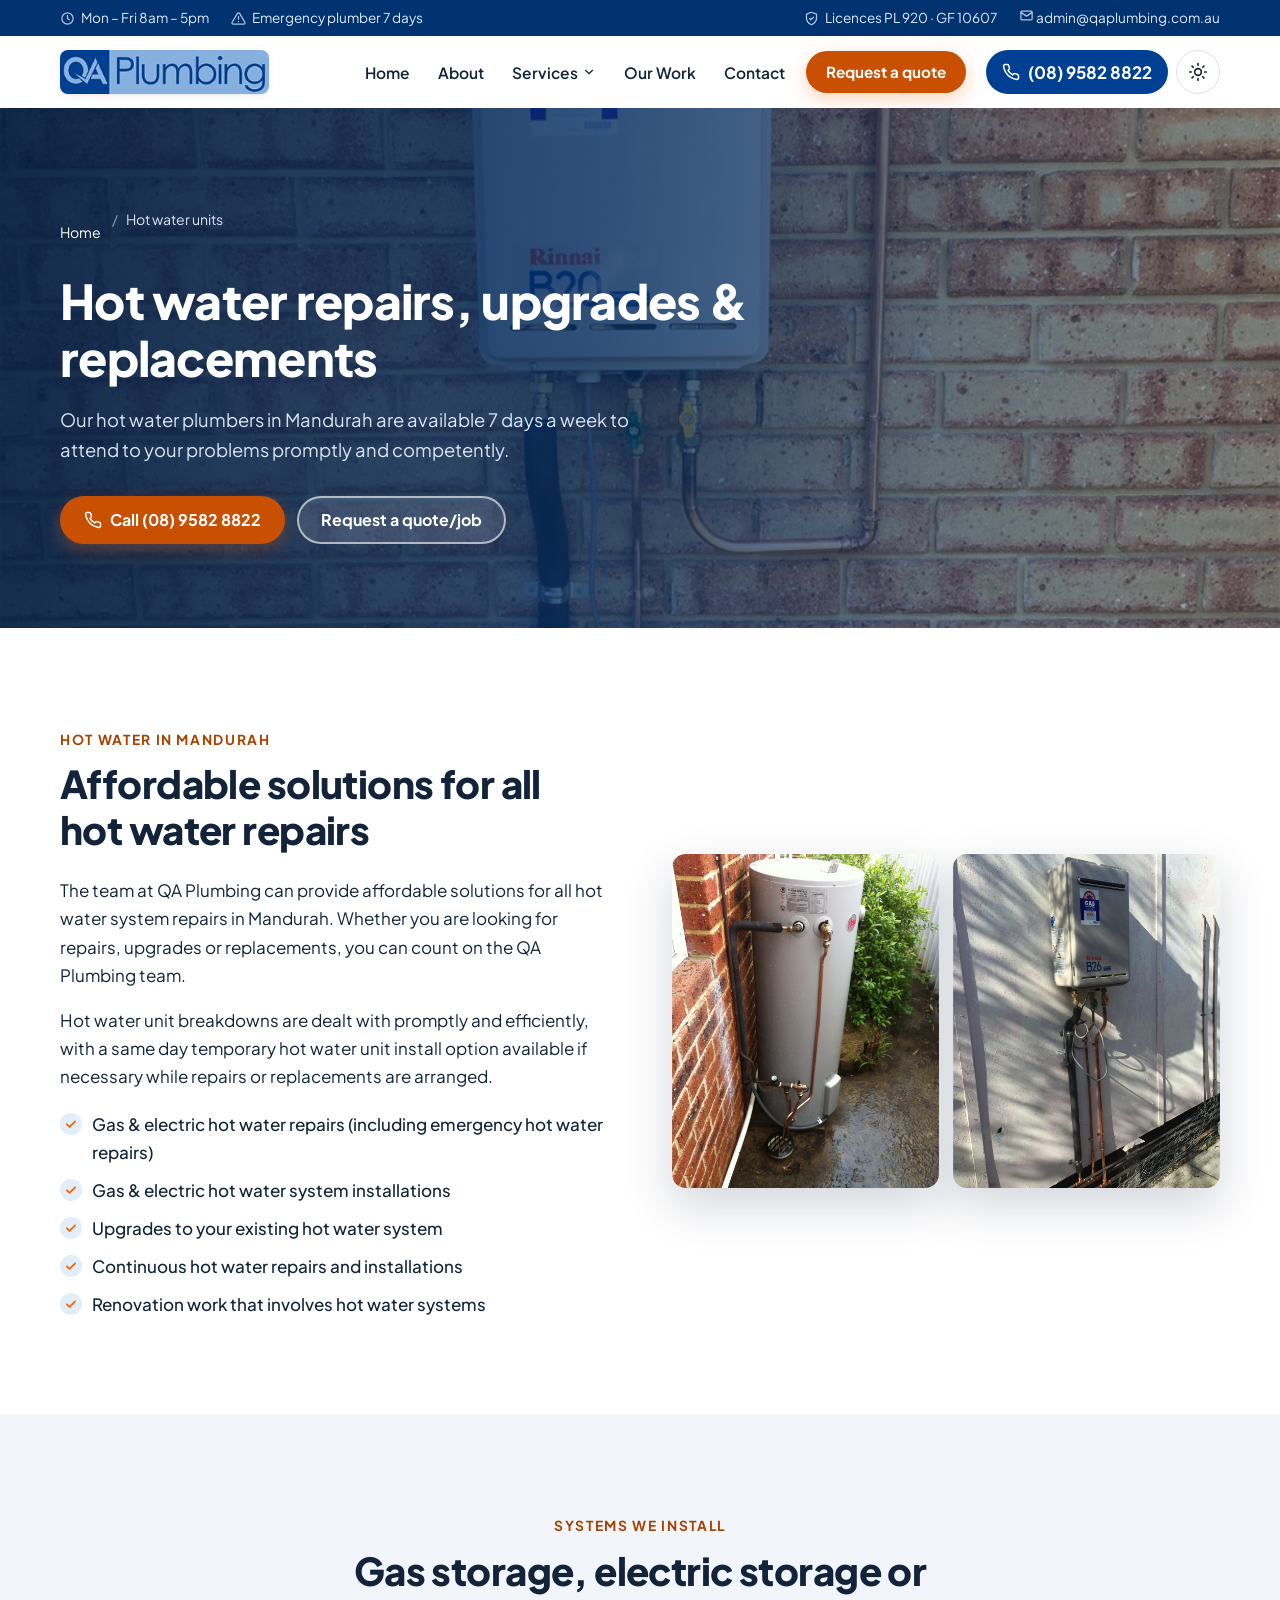
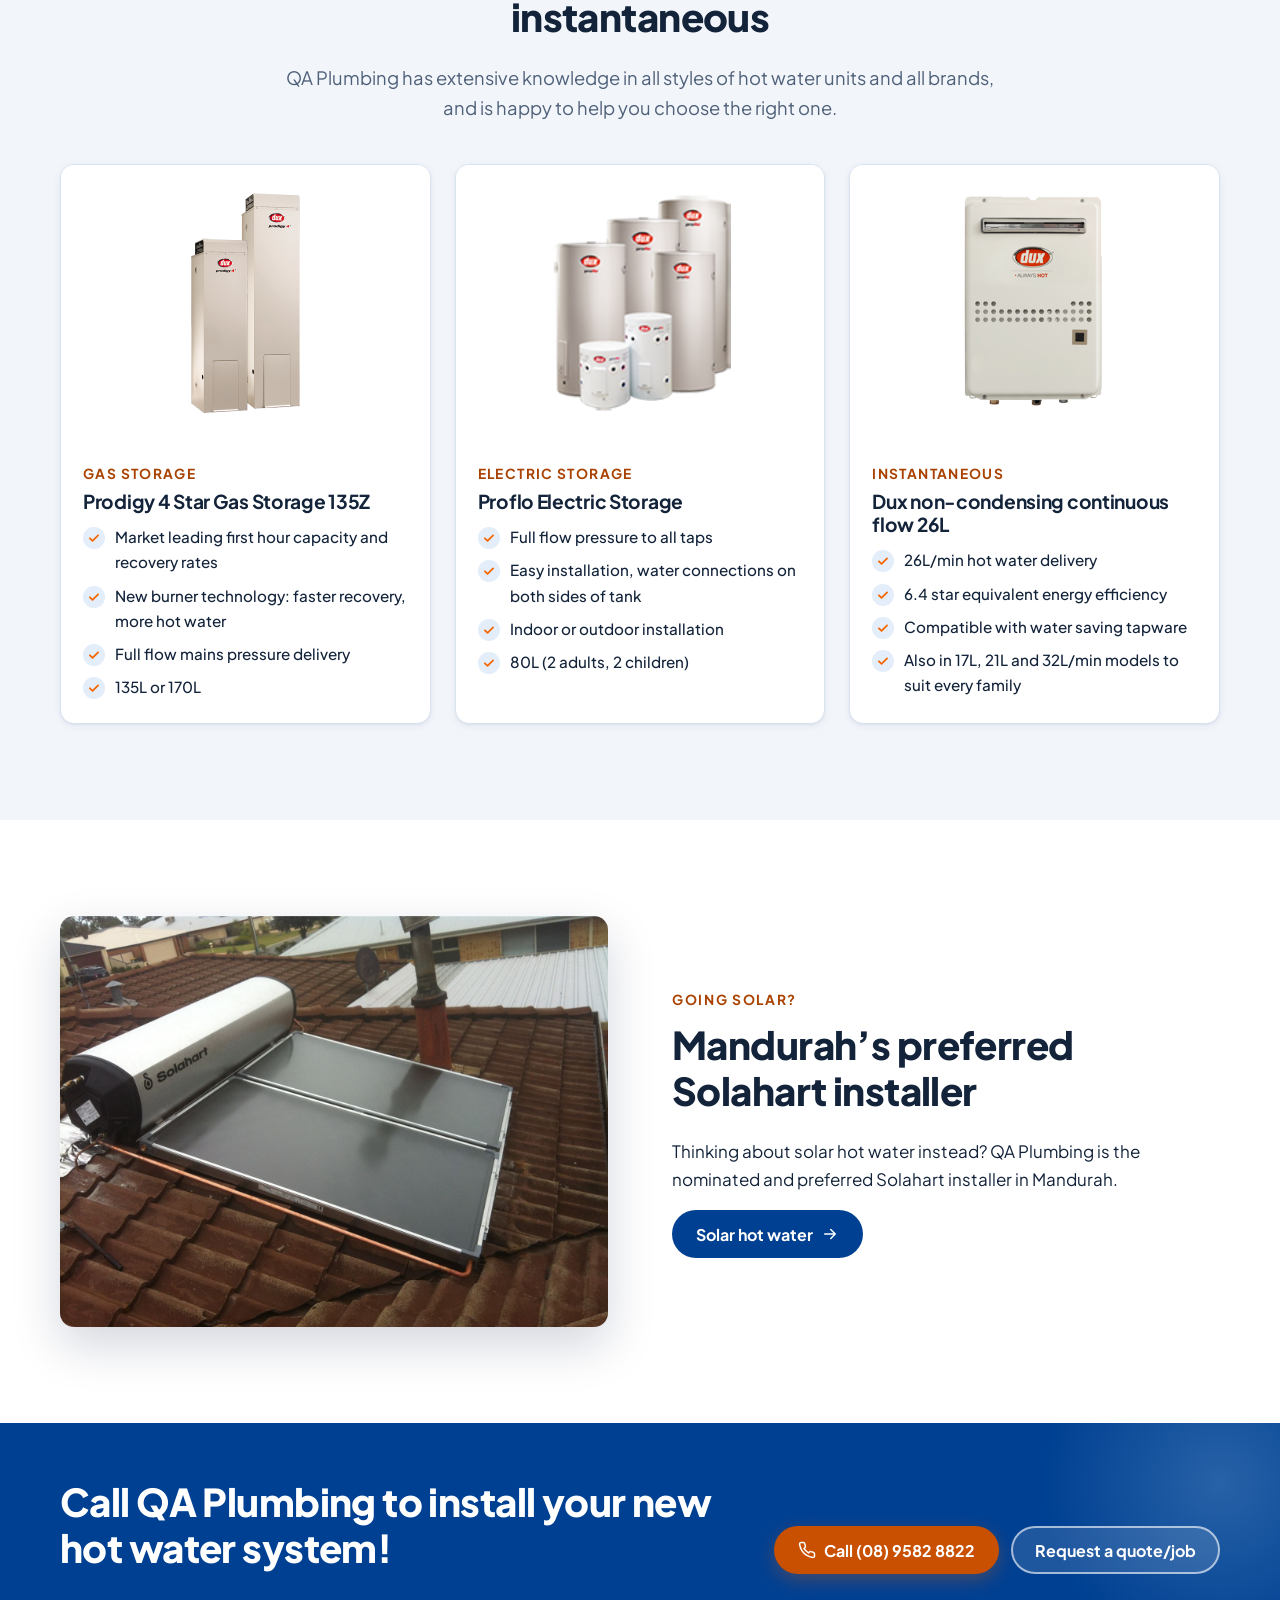
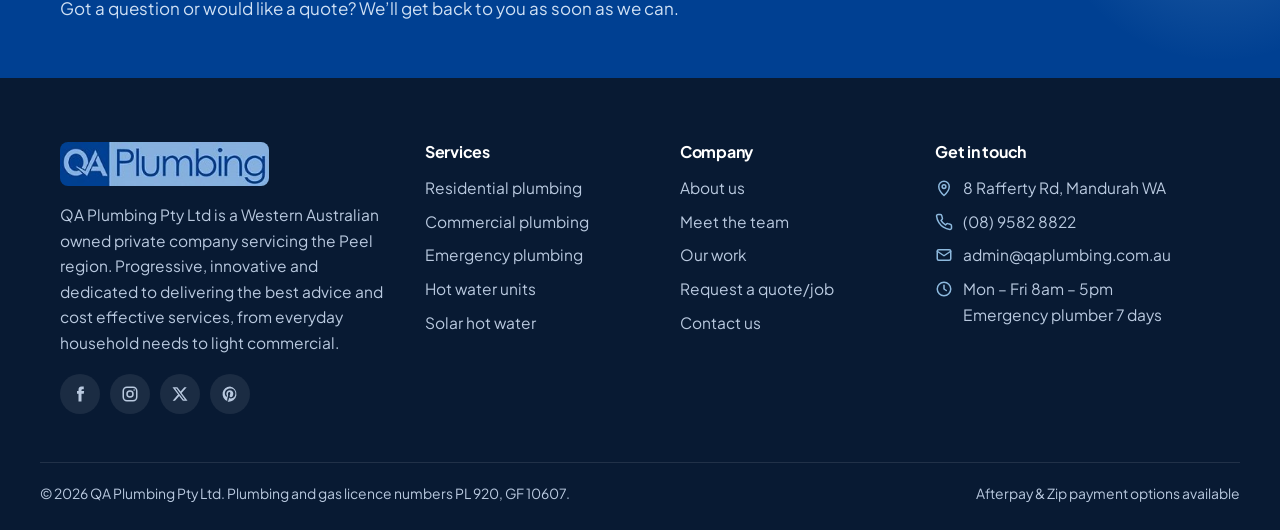
<file: hot-water.html>
<!doctype html>
<html lang="en-AU">
<head>
<meta charset="utf-8">
<meta name="viewport" content="width=device-width, initial-scale=1">
  <meta name="robots" content="noindex">
<title>Hot Water Units Mandurah | Repairs &amp; Installs | QA Plumbing</title>
<meta name="description" content="Gas, electric and continuous flow hot water repairs, upgrades and installs in Mandurah. Hot water plumbers available 7 days. Call (08) 9582 8822.">
<meta name="theme-color" content="#004092">
<link rel="icon" href="images/qa-plumbing-fav-icon.jpg">
<script>(function(){var t=null;try{t=localStorage.getItem('qa-theme');}catch(e){}if(t!=='light'&&t!=='dark'){t=window.matchMedia&&matchMedia('(prefers-color-scheme: dark)').matches?'dark':'light';}document.documentElement.setAttribute('data-theme',t);})();</script>
<link rel="preconnect" href="https://fonts.googleapis.com">
<link rel="preconnect" href="https://fonts.gstatic.com" crossorigin>
<link rel="stylesheet" href="https://fonts.googleapis.com/css2?family=Plus+Jakarta+Sans:wght@400;500;600;700;800&display=swap">
<link rel="stylesheet" href="css/style.css">
</head>
<body>
<a class="skip-link" href="#main">Skip to content</a>

<div class="topbar">
  <div class="container">
    <ul class="topbar-list">
      <li><svg viewBox="0 0 24 24" fill="none" stroke="currentColor" stroke-width="2" stroke-linecap="round" stroke-linejoin="round" aria-hidden="true"><circle cx="12" cy="12" r="9"/><path d="M12 7v5l3 2"/></svg> Mon – Fri 8am – 5pm</li>
      <li class="hide-md"><svg viewBox="0 0 24 24" fill="none" stroke="currentColor" stroke-width="2" stroke-linecap="round" stroke-linejoin="round" aria-hidden="true"><path d="M10.3 3.9 1.8 18a2 2 0 0 0 1.7 3h17a2 2 0 0 0 1.7-3L13.7 3.9a2 2 0 0 0-3.4 0z"/><path d="M12 9v4M12 17h.01"/></svg> Emergency plumber 7 days</li>
    </ul>
    <ul class="topbar-list">
      <li class="hide-md"><svg viewBox="0 0 24 24" fill="none" stroke="currentColor" stroke-width="2" stroke-linecap="round" stroke-linejoin="round" aria-hidden="true"><path d="M12 22s8-4 8-10V5l-8-3-8 3v7c0 6 8 10 8 10z"/><path d="M9 12l2 2 4-4"/></svg> Licences PL 920 · GF 10607</li>
      <li><a href="mailto:admin@qaplumbing.com.au"><svg viewBox="0 0 24 24" fill="none" stroke="currentColor" stroke-width="2" stroke-linecap="round" stroke-linejoin="round" aria-hidden="true"><rect x="3" y="5" width="18" height="14" rx="2"/><path d="M3 7l9 6 9-6"/></svg> admin@qaplumbing.com.au</a></li>
    </ul>
  </div>
</div>

<header class="site-header">
  <div class="container header-inner">
    <a class="brand" href="index.html" aria-label="QA Plumbing home"><img src="images/logo.jpg" alt="QA Plumbing" width="285" height="60"></a>
    <nav id="site-nav" class="site-nav" aria-label="Main">
      <ul>
        <li><a class="nav-link" href="index.html">Home</a></li>
        <li><a class="nav-link" href="about.html">About</a></li>
        <li class="has-sub">
          <a class="nav-link" href="index.html#services">Services <svg viewBox="0 0 24 24" fill="none" stroke="currentColor" stroke-width="2" stroke-linecap="round" stroke-linejoin="round" aria-hidden="true" class="chev"><path d="M6 9l6 6 6-6"/></svg></a>
          <ul class="sub">
            <li><a href="residential.html">Residential plumbing</a></li>
            <li><a href="commercial.html">Commercial plumbing</a></li>
            <li><a href="hot-water.html" aria-current="page">Hot water units</a></li>
            <li><a href="solar.html">Solar hot water</a></li>
          </ul>
        </li>
        <li><a class="nav-link" href="gallery.html">Our Work</a></li>
        <li><a class="nav-link" href="contact.html">Contact</a></li>
      </ul>
      <a class="btn btn-accent nav-quote" href="contact.html#quote">Request a quote</a>
    </nav>
    <div class="header-actions">
      <a class="header-call" href="tel:0895828822" aria-label="Call QA Plumbing on (08) 9582 8822"><svg viewBox="0 0 24 24" fill="none" stroke="currentColor" stroke-width="2" stroke-linecap="round" stroke-linejoin="round" aria-hidden="true"><path d="M22 16.9v3a2 2 0 0 1-2.2 2 19.8 19.8 0 0 1-8.6-3.1 19.5 19.5 0 0 1-6-6A19.8 19.8 0 0 1 2.1 4.2 2 2 0 0 1 4.1 2h3a2 2 0 0 1 2 1.7c.1 1 .4 1.9.7 2.8a2 2 0 0 1-.5 2.1L8 9.9a16 16 0 0 0 6 6l1.3-1.3a2 2 0 0 1 2.1-.4c.9.3 1.8.6 2.8.7a2 2 0 0 1 1.7 2z"/></svg><span>(08) 9582 8822</span></a>
      <button class="icon-btn theme-toggle" type="button" aria-label="Switch to dark mode" aria-pressed="false"><svg viewBox="0 0 24 24" fill="none" stroke="currentColor" stroke-width="2" stroke-linecap="round" stroke-linejoin="round" aria-hidden="true" class="sun"><circle cx="12" cy="12" r="4"/><path d="M12 2v2M12 20v2M4.9 4.9l1.4 1.4M17.7 17.7l1.4 1.4M2 12h2M20 12h2M4.9 19.1l1.4-1.4M17.7 6.3l1.4-1.4"/></svg><svg viewBox="0 0 24 24" fill="none" stroke="currentColor" stroke-width="2" stroke-linecap="round" stroke-linejoin="round" aria-hidden="true" class="moon"><path d="M21 12.8A9 9 0 1 1 11.2 3a7 7 0 0 0 9.8 9.8z"/></svg></button>
      <button class="icon-btn menu-toggle" type="button" aria-controls="site-nav" aria-expanded="false" aria-label="Open menu"><span class="bars" aria-hidden="true"><span></span><span></span><span></span></span></button>
    </div>
  </div>
</header>

<main id="main">
<section class="hero page-hero">
  <div class="hero-media"><img src="images/residential-8.jpg" alt="" width="1050" height="1400" fetchpriority="high" style="object-position:center 40%"></div>
  <div class="container">
    <div class="hero-inner">
      <ol class="crumbs"><li><a href="index.html">Home</a></li><li>Hot water units</li></ol>
      <h1>Hot water repairs, upgrades &amp; replacements</h1>
      <p class="lead">Our hot water plumbers in Mandurah are available 7 days a week to attend to your problems promptly and competently.</p>
      <div class="btn-row">
        <a class="btn btn-accent" href="tel:0895828822"><svg viewBox="0 0 24 24" fill="none" stroke="currentColor" stroke-width="2" stroke-linecap="round" stroke-linejoin="round" aria-hidden="true"><path d="M22 16.9v3a2 2 0 0 1-2.2 2 19.8 19.8 0 0 1-8.6-3.1 19.5 19.5 0 0 1-6-6A19.8 19.8 0 0 1 2.1 4.2 2 2 0 0 1 4.1 2h3a2 2 0 0 1 2 1.7c.1 1 .4 1.9.7 2.8a2 2 0 0 1-.5 2.1L8 9.9a16 16 0 0 0 6 6l1.3-1.3a2 2 0 0 1 2.1-.4c.9.3 1.8.6 2.8.7a2 2 0 0 1 1.7 2z"/></svg> Call (08) 9582 8822</a>
        <a class="btn btn-light" href="contact.html#quote">Request a quote/job</a>
      </div>
    </div>
  </div>
</section>

<section class="section">
  <div class="container split">
    <div data-reveal>
      <span class="eyebrow">Hot water in Mandurah</span>
      <h2>Affordable solutions for all hot water repairs</h2>
      <p>The team at QA Plumbing can provide affordable solutions for all hot water system repairs in Mandurah. Whether you are looking for repairs, upgrades or replacements, you can count on the QA Plumbing team.</p>
      <p>Hot water unit breakdowns are dealt with promptly and efficiently, with a same day temporary hot water unit install option available if necessary while repairs or replacements are arranged.</p>
      <ul class="checks" style="margin-top:20px">
        <li>Gas &amp; electric hot water repairs (including emergency hot water repairs)</li>
        <li>Gas &amp; electric hot water system installations</li>
        <li>Upgrades to your existing hot water system</li>
        <li>Continuous hot water repairs and installations</li>
        <li>Renovation work that involves hot water systems</li>
      </ul>
    </div>
    <div class="grid grid-2 reveal-me" style="gap:14px">
      <div class="media-frame tall"><img src="images/residential-4.jpg" alt="Electric storage hot water unit installed against a brick wall" width="1046" height="1400" loading="lazy"></div>
      <div class="media-frame tall"><img src="images/residential-11.jpg" alt="Continuous flow gas hot water unit" width="1050" height="1400" loading="lazy"></div>
    </div>
  </div>
</section>

<section class="section section-soft">
  <div class="container">
    <div class="section-head center" data-reveal>
      <span class="eyebrow">Systems we install</span>
      <h2>Gas storage, electric storage or instantaneous</h2>
      <p class="lead">QA Plumbing has extensive knowledge in all styles of hot water units and all brands, and is happy to help you choose the right one.</p>
    </div>
    <div class="grid grid-3" data-reveal>
      <article class="card product lift">
        <div class="card-media"><img src="images/135z.png" alt="Prodigy 4 Star gas storage hot water unit" width="217" height="440" loading="lazy"></div>
        <div class="card-body">
          <p class="kicker">Gas storage</p>
          <h3>Prodigy 4 Star Gas Storage 135Z</h3>
          <ul class="checks">
            <li>Market leading first hour capacity and recovery rates</li>
            <li>New burner technology: faster recovery, more hot water</li>
            <li>Full flow mains pressure delivery</li>
            <li>135L or 170L</li>
          </ul>
        </div>
      </article>
      <article class="card product lift">
        <div class="card-media"><img src="images/electrichotwater.png" alt="Proflo electric storage hot water unit" width="150" height="181" loading="lazy"></div>
        <div class="card-body">
          <p class="kicker">Electric storage</p>
          <h3>Proflo Electric Storage</h3>
          <ul class="checks">
            <li>Full flow pressure to all taps</li>
            <li>Easy installation, water connections on both sides of tank</li>
            <li>Indoor or outdoor installation</li>
            <li>80L (2 adults, 2 children)</li>
          </ul>
        </div>
      </article>
      <article class="card product lift">
        <div class="card-media"><img src="images/dux-continous.png" alt="Dux continuous flow gas hot water unit" width="210" height="304" loading="lazy"></div>
        <div class="card-body">
          <p class="kicker">Instantaneous</p>
          <h3>Dux non-condensing continuous flow 26L</h3>
          <ul class="checks">
            <li>26L/min hot water delivery</li>
            <li>6.4 star equivalent energy efficiency</li>
            <li>Compatible with water saving tapware</li>
            <li>Also in 17L, 21L and 32L/min models to suit every family</li>
          </ul>
        </div>
      </article>
    </div>
  </div>
</section>

<section class="section">
  <div class="container split reverse">
    <div data-reveal>
      <span class="eyebrow">Going solar?</span>
      <h2>Mandurah’s preferred Solahart installer</h2>
      <p>Thinking about solar hot water instead? QA Plumbing is the nominated and preferred Solahart installer in Mandurah.</p>
      <a class="btn btn-primary" href="solar.html">Solar hot water <svg viewBox="0 0 24 24" fill="none" stroke="currentColor" stroke-width="2" stroke-linecap="round" stroke-linejoin="round" aria-hidden="true"><path d="M5 12h14M13 6l6 6-6 6"/></svg></a>
    </div>
    <div class="media-frame wide reveal-me"><img src="images/residential-6.jpg" alt="Solahart solar hot water system on a tiled roof" width="1400" height="1046" loading="lazy"></div>
  </div>
</section>

<section class="band">
  <div class="container">
    <div class="band-text" data-reveal>
      <h2>Call QA Plumbing to install your new hot water system!</h2>
      <p>Got a question or would like a quote? We’ll get back to you as soon as we can.</p>
    </div>
    <div class="btn-row">
      <a class="btn btn-accent" href="tel:0895828822"><svg viewBox="0 0 24 24" fill="none" stroke="currentColor" stroke-width="2" stroke-linecap="round" stroke-linejoin="round" aria-hidden="true"><path d="M22 16.9v3a2 2 0 0 1-2.2 2 19.8 19.8 0 0 1-8.6-3.1 19.5 19.5 0 0 1-6-6A19.8 19.8 0 0 1 2.1 4.2 2 2 0 0 1 4.1 2h3a2 2 0 0 1 2 1.7c.1 1 .4 1.9.7 2.8a2 2 0 0 1-.5 2.1L8 9.9a16 16 0 0 0 6 6l1.3-1.3a2 2 0 0 1 2.1-.4c.9.3 1.8.6 2.8.7a2 2 0 0 1 1.7 2z"/></svg> Call (08) 9582 8822</a>
      <a class="btn btn-light" href="contact.html#quote">Request a quote/job</a>
    </div>
  </div>
</section>
</main>

<footer class="site-footer">
  <div class="container footer-grid">
    <div class="footer-brand">
      <img src="images/logo.jpg" alt="QA Plumbing" width="285" height="60" loading="lazy">
      <p>QA Plumbing Pty Ltd is a Western Australian owned private company servicing the Peel region. Progressive, innovative and dedicated to delivering the best advice and cost effective services, from everyday household needs to light commercial.</p>
      <ul class="socials">
        <li><a href="https://www.facebook.com/QAPlumbing" aria-label="QA Plumbing on Facebook" target="_blank" rel="noopener"><svg viewBox="0 0 24 24" fill="currentColor" aria-hidden="true"><path d="M14 8V6.5c0-.7.5-1 1-1h2V2h-3c-3 0-4 2-4 4.5V8H8v3.5h2V22h4V11.5h3l.5-3.5z"/></svg></a></li>
        <li><a href="https://www.instagram.com/qa_plumbing/" aria-label="QA Plumbing on Instagram" target="_blank" rel="noopener"><svg viewBox="0 0 24 24" fill="none" stroke="currentColor" stroke-width="2" stroke-linecap="round" stroke-linejoin="round" aria-hidden="true"><rect x="3" y="3" width="18" height="18" rx="5"/><circle cx="12" cy="12" r="4"/><path d="M17.5 6.5h.01"/></svg></a></li>
        <li><a href="https://x.com/QAplumbing" aria-label="QA Plumbing on X" target="_blank" rel="noopener"><svg viewBox="0 0 24 24" fill="currentColor" aria-hidden="true"><path d="M17.8 3h3.1l-6.8 7.7L22 21h-6.2l-4.9-6.4L5.3 21H2.2l7.2-8.3L2 3h6.4l4.4 5.8zm-1.1 16.2h1.7L7.4 4.7H5.5z"/></svg></a></li>
        <li><a href="https://www.pinterest.com.au/qaplumbing/" aria-label="QA Plumbing on Pinterest" target="_blank" rel="noopener"><svg viewBox="0 0 24 24" fill="currentColor" aria-hidden="true"><path d="M12 2a10 10 0 0 0-3.6 19.3c-.1-.8-.2-2 0-2.9l1.2-5s-.3-.6-.3-1.5c0-1.4.8-2.5 1.8-2.5.9 0 1.3.7 1.3 1.5 0 .9-.6 2.2-.9 3.4-.2 1 .5 1.9 1.6 1.9 1.9 0 3.3-2 3.3-4.9 0-2.6-1.8-4.4-4.5-4.4-3 0-4.8 2.3-4.8 4.6 0 .9.4 1.9.8 2.5.1.1.1.2.1.3l-.3 1.2c0 .2-.2.3-.4.2-1.4-.7-2.2-2.7-2.2-4.3 0-3.5 2.5-6.7 7.3-6.7 3.8 0 6.8 2.7 6.8 6.4 0 3.8-2.4 6.9-5.8 6.9-1.1 0-2.2-.6-2.5-1.3l-.7 2.6c-.2 1-.9 2.2-1.4 2.9A10 10 0 1 0 12 2z"/></svg></a></li>
      </ul>
    </div>
    <div>
      <h3>Services</h3>
      <ul>
        <li><a href="residential.html">Residential plumbing</a></li>
        <li><a href="commercial.html">Commercial plumbing</a></li>
        <li><a href="index.html#emergency">Emergency plumbing</a></li>
        <li><a href="hot-water.html">Hot water units</a></li>
        <li><a href="solar.html">Solar hot water</a></li>
      </ul>
    </div>
    <div>
      <h3>Company</h3>
      <ul>
        <li><a href="about.html">About us</a></li>
        <li><a href="about.html#team">Meet the team</a></li>
        <li><a href="gallery.html">Our work</a></li>
        <li><a href="contact.html#quote">Request a quote/job</a></li>
        <li><a href="contact.html">Contact us</a></li>
      </ul>
    </div>
    <div>
      <h3>Get in touch</h3>
      <ul class="contact-lines">
        <li><svg viewBox="0 0 24 24" fill="none" stroke="currentColor" stroke-width="2" stroke-linecap="round" stroke-linejoin="round" aria-hidden="true"><path d="M12 22s7-6.2 7-12a7 7 0 0 0-14 0c0 5.8 7 12 7 12z"/><circle cx="12" cy="10" r="2.5"/></svg><span>8 Rafferty Rd, Mandurah WA</span></li>
        <li><svg viewBox="0 0 24 24" fill="none" stroke="currentColor" stroke-width="2" stroke-linecap="round" stroke-linejoin="round" aria-hidden="true"><path d="M22 16.9v3a2 2 0 0 1-2.2 2 19.8 19.8 0 0 1-8.6-3.1 19.5 19.5 0 0 1-6-6A19.8 19.8 0 0 1 2.1 4.2 2 2 0 0 1 4.1 2h3a2 2 0 0 1 2 1.7c.1 1 .4 1.9.7 2.8a2 2 0 0 1-.5 2.1L8 9.9a16 16 0 0 0 6 6l1.3-1.3a2 2 0 0 1 2.1-.4c.9.3 1.8.6 2.8.7a2 2 0 0 1 1.7 2z"/></svg><a href="tel:0895828822">(08) 9582 8822</a></li>
        <li><svg viewBox="0 0 24 24" fill="none" stroke="currentColor" stroke-width="2" stroke-linecap="round" stroke-linejoin="round" aria-hidden="true"><rect x="3" y="5" width="18" height="14" rx="2"/><path d="M3 7l9 6 9-6"/></svg><a href="mailto:admin@qaplumbing.com.au">admin@qaplumbing.com.au</a></li>
        <li><svg viewBox="0 0 24 24" fill="none" stroke="currentColor" stroke-width="2" stroke-linecap="round" stroke-linejoin="round" aria-hidden="true"><circle cx="12" cy="12" r="9"/><path d="M12 7v5l3 2"/></svg><span>Mon – Fri 8am – 5pm<br>Emergency plumber 7 days</span></li>
      </ul>
    </div>
  </div>
  <div class="container footer-bottom">
    <span>© <span id="year">2026</span> QA Plumbing Pty Ltd. Plumbing and gas licence numbers PL 920, GF 10607.</span>
    <span>Afterpay &amp; Zip payment options available</span>
  </div>
</footer>

<div class="callbar">
  <a class="btn btn-accent" href="tel:0895828822"><svg viewBox="0 0 24 24" fill="none" stroke="currentColor" stroke-width="2" stroke-linecap="round" stroke-linejoin="round" aria-hidden="true"><path d="M22 16.9v3a2 2 0 0 1-2.2 2 19.8 19.8 0 0 1-8.6-3.1 19.5 19.5 0 0 1-6-6A19.8 19.8 0 0 1 2.1 4.2 2 2 0 0 1 4.1 2h3a2 2 0 0 1 2 1.7c.1 1 .4 1.9.7 2.8a2 2 0 0 1-.5 2.1L8 9.9a16 16 0 0 0 6 6l1.3-1.3a2 2 0 0 1 2.1-.4c.9.3 1.8.6 2.8.7a2 2 0 0 1 1.7 2z"/></svg> Call (08) 9582 8822</a>
  <a class="btn btn-primary" href="contact.html#quote">Get a quote</a>
</div>

<script src="js/main.js" defer></script>
</body>
</html>
</file>
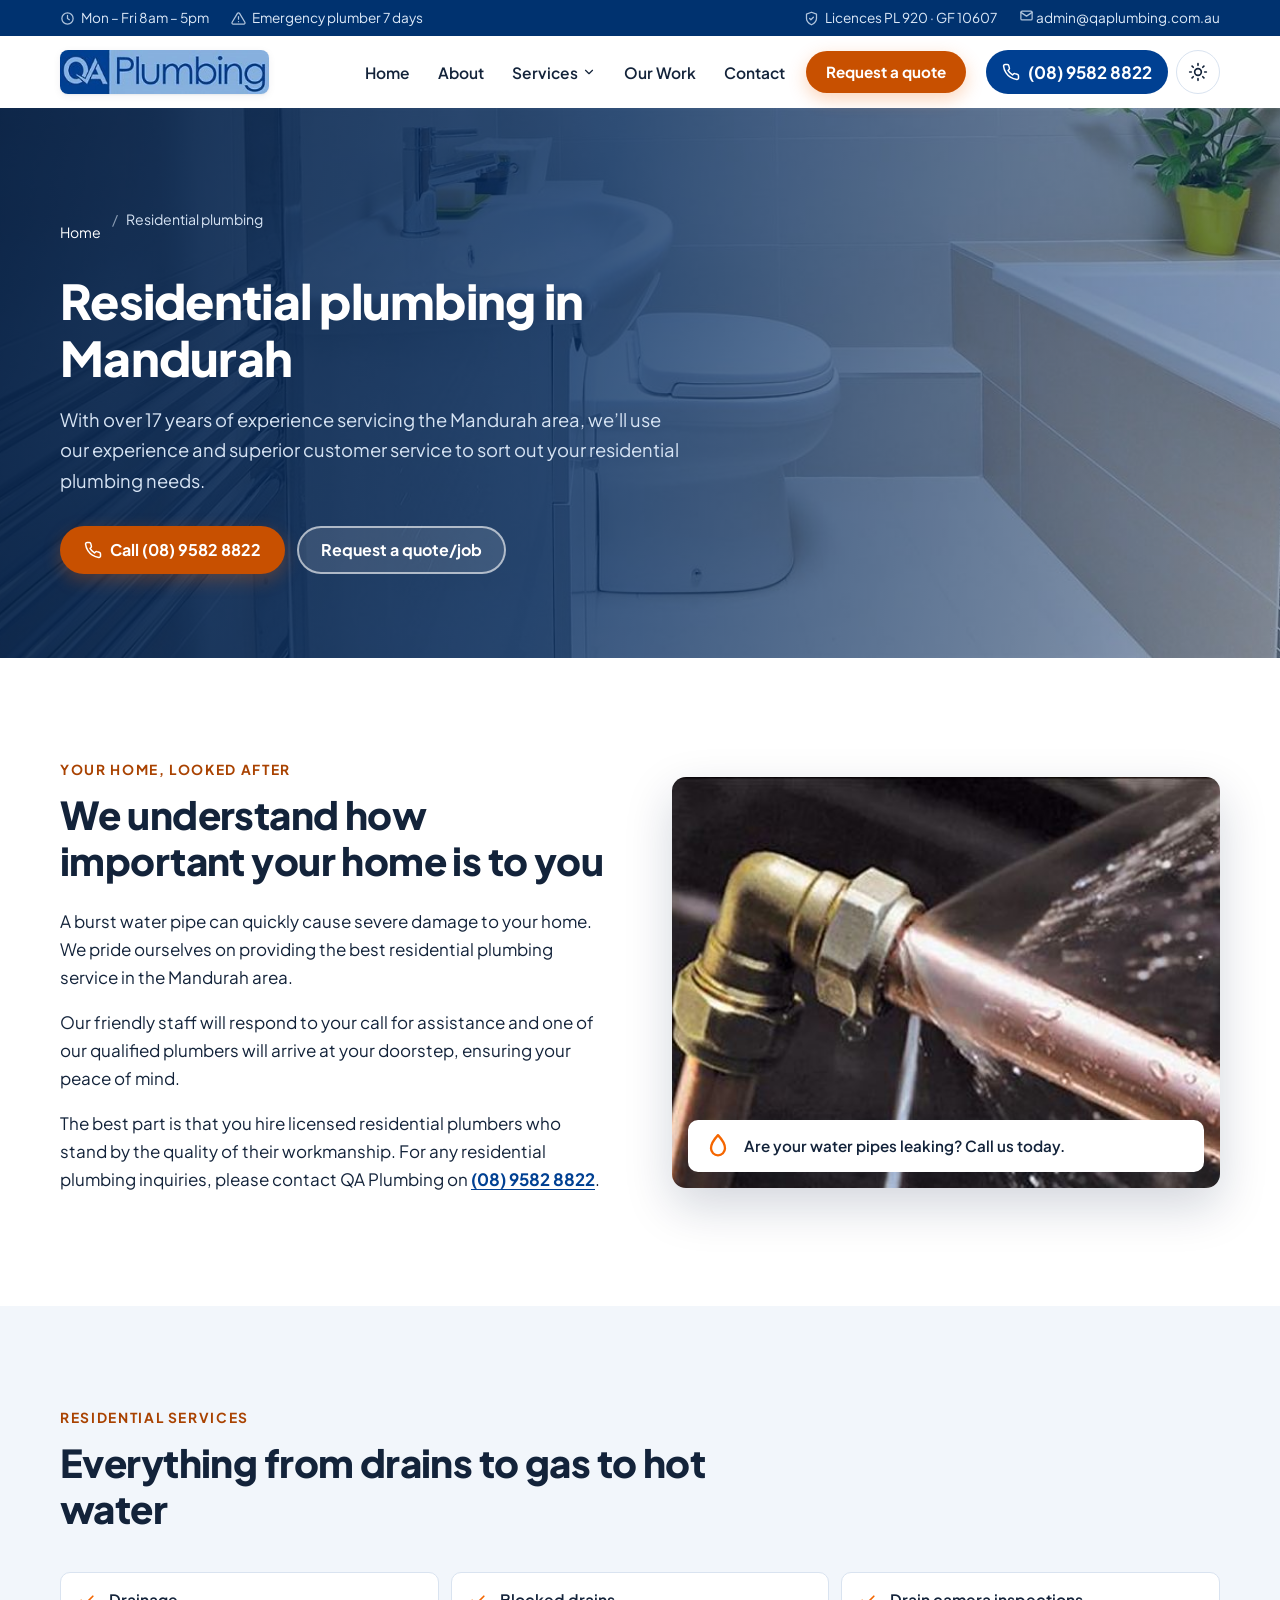
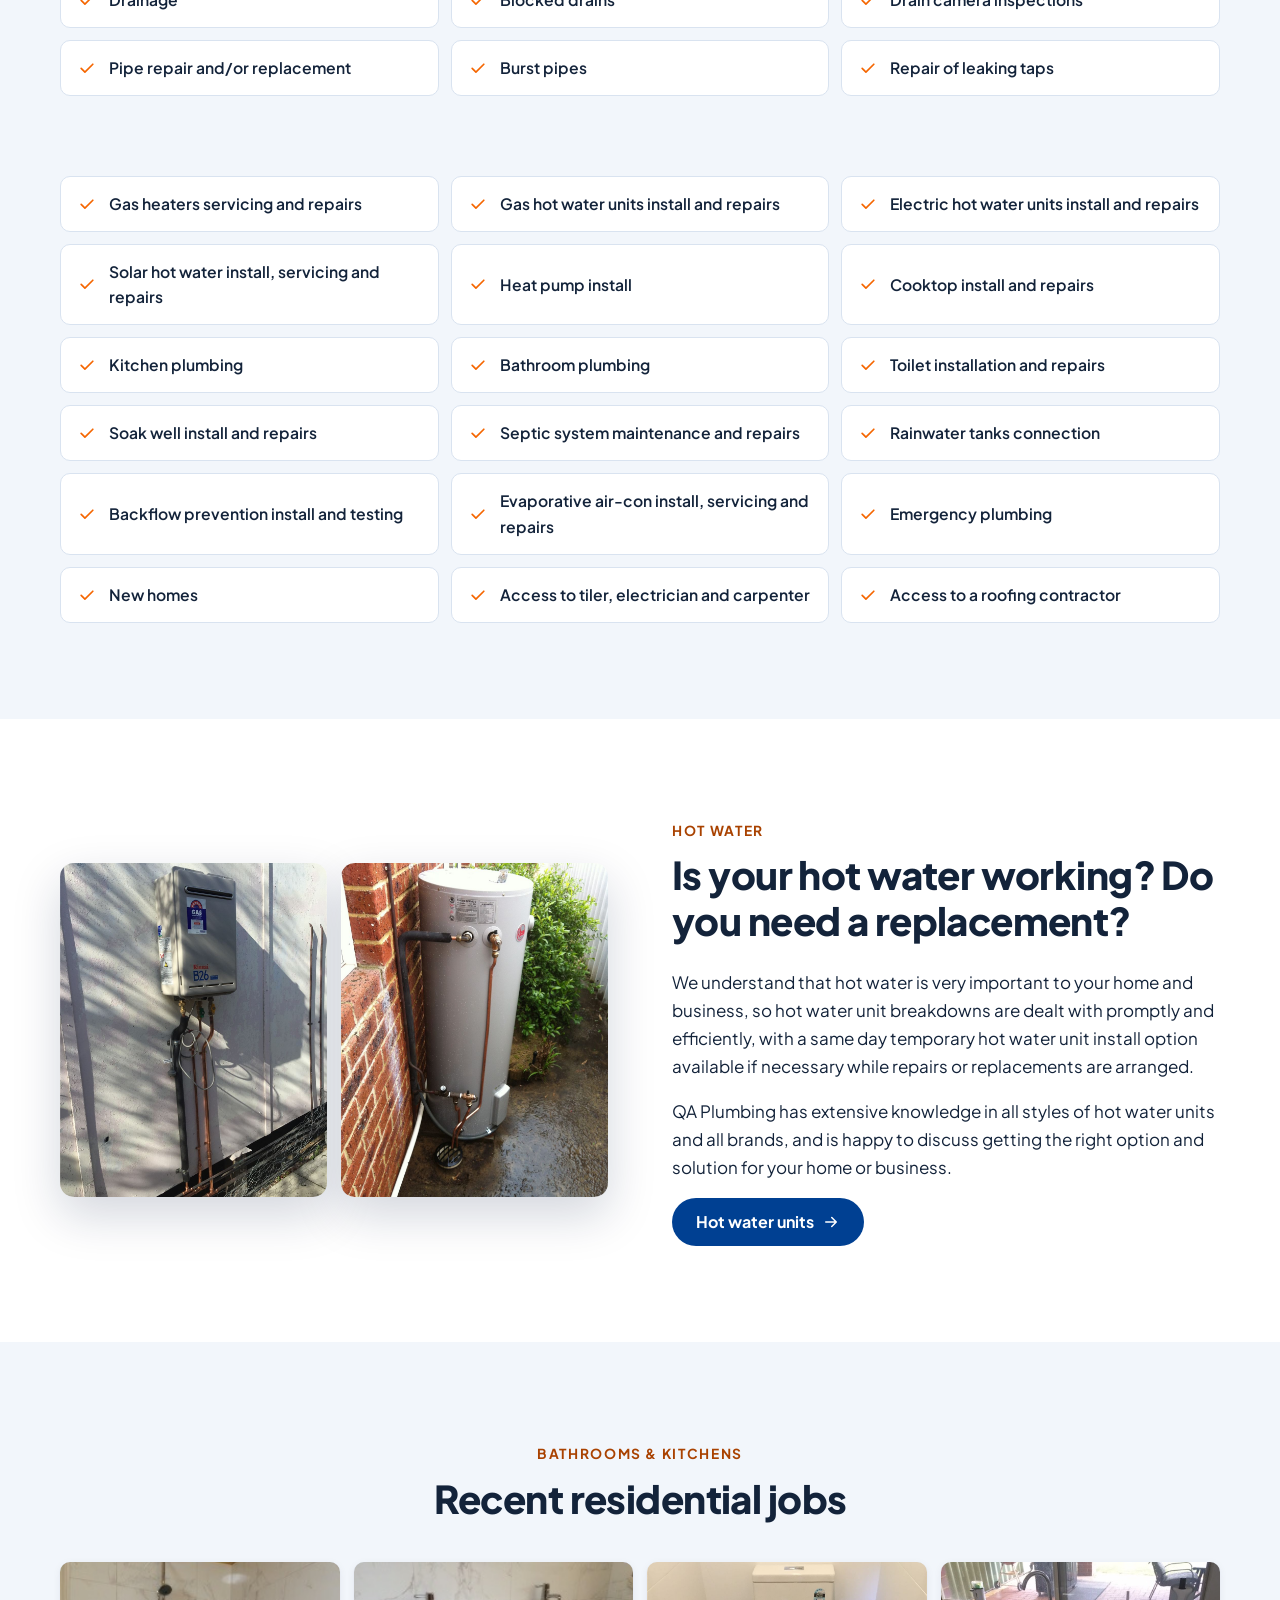
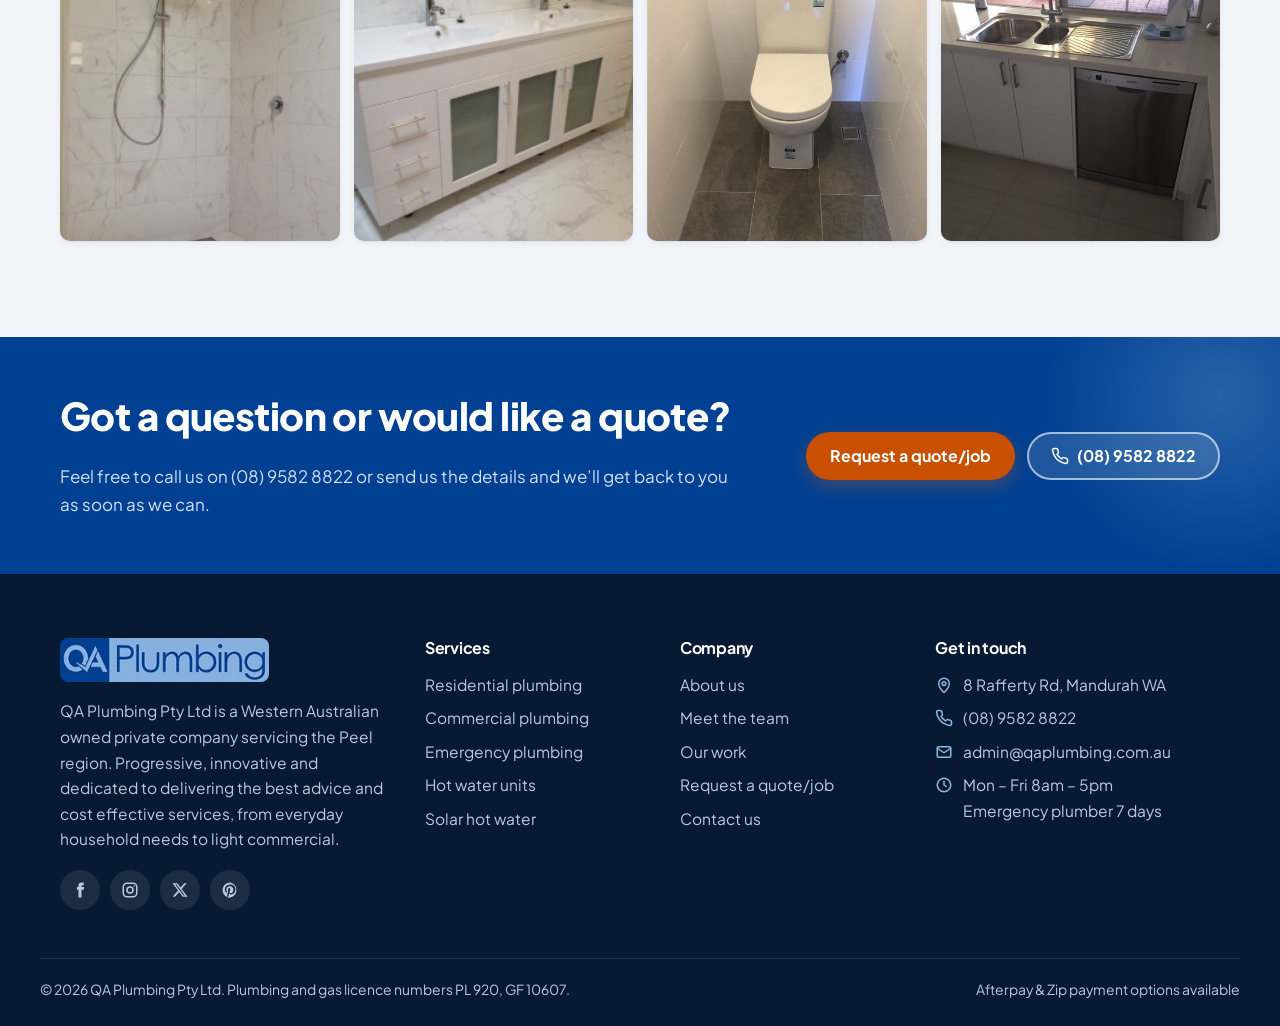
<file: residential.html>
<!doctype html>
<html lang="en-AU">
<head>
<meta charset="utf-8">
<meta name="viewport" content="width=device-width, initial-scale=1">
  <meta name="robots" content="noindex">
<title>Residential Plumbing Mandurah | QA Plumbing, Gas &amp; Drainage</title>
<meta name="description" content="Licensed residential plumbers in Mandurah: blocked drains, burst pipes, leaking taps, gas, hot water, bathrooms, septic and more. Call (08) 9582 8822.">
<meta name="theme-color" content="#004092">
<link rel="icon" href="images/qa-plumbing-fav-icon.jpg">
<script>(function(){var t=null;try{t=localStorage.getItem('qa-theme');}catch(e){}if(t!=='light'&&t!=='dark'){t=window.matchMedia&&matchMedia('(prefers-color-scheme: dark)').matches?'dark':'light';}document.documentElement.setAttribute('data-theme',t);})();</script>
<link rel="preconnect" href="https://fonts.googleapis.com">
<link rel="preconnect" href="https://fonts.gstatic.com" crossorigin>
<link rel="stylesheet" href="https://fonts.googleapis.com/css2?family=Plus+Jakarta+Sans:wght@400;500;600;700;800&display=swap">
<link rel="stylesheet" href="css/style.css">
</head>
<body>
<a class="skip-link" href="#main">Skip to content</a>

<div class="topbar">
  <div class="container">
    <ul class="topbar-list">
      <li><svg viewBox="0 0 24 24" fill="none" stroke="currentColor" stroke-width="2" stroke-linecap="round" stroke-linejoin="round" aria-hidden="true"><circle cx="12" cy="12" r="9"/><path d="M12 7v5l3 2"/></svg> Mon – Fri 8am – 5pm</li>
      <li class="hide-md"><svg viewBox="0 0 24 24" fill="none" stroke="currentColor" stroke-width="2" stroke-linecap="round" stroke-linejoin="round" aria-hidden="true"><path d="M10.3 3.9 1.8 18a2 2 0 0 0 1.7 3h17a2 2 0 0 0 1.7-3L13.7 3.9a2 2 0 0 0-3.4 0z"/><path d="M12 9v4M12 17h.01"/></svg> Emergency plumber 7 days</li>
    </ul>
    <ul class="topbar-list">
      <li class="hide-md"><svg viewBox="0 0 24 24" fill="none" stroke="currentColor" stroke-width="2" stroke-linecap="round" stroke-linejoin="round" aria-hidden="true"><path d="M12 22s8-4 8-10V5l-8-3-8 3v7c0 6 8 10 8 10z"/><path d="M9 12l2 2 4-4"/></svg> Licences PL 920 · GF 10607</li>
      <li><a href="mailto:admin@qaplumbing.com.au"><svg viewBox="0 0 24 24" fill="none" stroke="currentColor" stroke-width="2" stroke-linecap="round" stroke-linejoin="round" aria-hidden="true"><rect x="3" y="5" width="18" height="14" rx="2"/><path d="M3 7l9 6 9-6"/></svg> admin@qaplumbing.com.au</a></li>
    </ul>
  </div>
</div>

<header class="site-header">
  <div class="container header-inner">
    <a class="brand" href="index.html" aria-label="QA Plumbing home"><img src="images/logo.jpg" alt="QA Plumbing" width="285" height="60"></a>
    <nav id="site-nav" class="site-nav" aria-label="Main">
      <ul>
        <li><a class="nav-link" href="index.html">Home</a></li>
        <li><a class="nav-link" href="about.html">About</a></li>
        <li class="has-sub">
          <a class="nav-link" href="index.html#services">Services <svg viewBox="0 0 24 24" fill="none" stroke="currentColor" stroke-width="2" stroke-linecap="round" stroke-linejoin="round" aria-hidden="true" class="chev"><path d="M6 9l6 6 6-6"/></svg></a>
          <ul class="sub">
            <li><a href="residential.html" aria-current="page">Residential plumbing</a></li>
            <li><a href="commercial.html">Commercial plumbing</a></li>
            <li><a href="hot-water.html">Hot water units</a></li>
            <li><a href="solar.html">Solar hot water</a></li>
          </ul>
        </li>
        <li><a class="nav-link" href="gallery.html">Our Work</a></li>
        <li><a class="nav-link" href="contact.html">Contact</a></li>
      </ul>
      <a class="btn btn-accent nav-quote" href="contact.html#quote">Request a quote</a>
    </nav>
    <div class="header-actions">
      <a class="header-call" href="tel:0895828822" aria-label="Call QA Plumbing on (08) 9582 8822"><svg viewBox="0 0 24 24" fill="none" stroke="currentColor" stroke-width="2" stroke-linecap="round" stroke-linejoin="round" aria-hidden="true"><path d="M22 16.9v3a2 2 0 0 1-2.2 2 19.8 19.8 0 0 1-8.6-3.1 19.5 19.5 0 0 1-6-6A19.8 19.8 0 0 1 2.1 4.2 2 2 0 0 1 4.1 2h3a2 2 0 0 1 2 1.7c.1 1 .4 1.9.7 2.8a2 2 0 0 1-.5 2.1L8 9.9a16 16 0 0 0 6 6l1.3-1.3a2 2 0 0 1 2.1-.4c.9.3 1.8.6 2.8.7a2 2 0 0 1 1.7 2z"/></svg><span>(08) 9582 8822</span></a>
      <button class="icon-btn theme-toggle" type="button" aria-label="Switch to dark mode" aria-pressed="false"><svg viewBox="0 0 24 24" fill="none" stroke="currentColor" stroke-width="2" stroke-linecap="round" stroke-linejoin="round" aria-hidden="true" class="sun"><circle cx="12" cy="12" r="4"/><path d="M12 2v2M12 20v2M4.9 4.9l1.4 1.4M17.7 17.7l1.4 1.4M2 12h2M20 12h2M4.9 19.1l1.4-1.4M17.7 6.3l1.4-1.4"/></svg><svg viewBox="0 0 24 24" fill="none" stroke="currentColor" stroke-width="2" stroke-linecap="round" stroke-linejoin="round" aria-hidden="true" class="moon"><path d="M21 12.8A9 9 0 1 1 11.2 3a7 7 0 0 0 9.8 9.8z"/></svg></button>
      <button class="icon-btn menu-toggle" type="button" aria-controls="site-nav" aria-expanded="false" aria-label="Open menu"><span class="bars" aria-hidden="true"><span></span><span></span><span></span></span></button>
    </div>
  </div>
</header>

<main id="main">
<section class="hero page-hero">
  <div class="hero-media"><img src="images/page01_background01.jpg" alt="" width="1400" height="492" fetchpriority="high"></div>
  <div class="container">
    <div class="hero-inner">
      <ol class="crumbs"><li><a href="index.html">Home</a></li><li>Residential plumbing</li></ol>
      <h1>Residential plumbing in Mandurah</h1>
      <p class="lead">With over 17 years of experience servicing the Mandurah area, we’ll use our experience and superior customer service to sort out your residential plumbing needs.</p>
      <div class="btn-row">
        <a class="btn btn-accent" href="tel:0895828822"><svg viewBox="0 0 24 24" fill="none" stroke="currentColor" stroke-width="2" stroke-linecap="round" stroke-linejoin="round" aria-hidden="true"><path d="M22 16.9v3a2 2 0 0 1-2.2 2 19.8 19.8 0 0 1-8.6-3.1 19.5 19.5 0 0 1-6-6A19.8 19.8 0 0 1 2.1 4.2 2 2 0 0 1 4.1 2h3a2 2 0 0 1 2 1.7c.1 1 .4 1.9.7 2.8a2 2 0 0 1-.5 2.1L8 9.9a16 16 0 0 0 6 6l1.3-1.3a2 2 0 0 1 2.1-.4c.9.3 1.8.6 2.8.7a2 2 0 0 1 1.7 2z"/></svg> Call (08) 9582 8822</a>
        <a class="btn btn-light" href="contact.html#quote">Request a quote/job</a>
      </div>
    </div>
  </div>
</section>

<section class="section">
  <div class="container split">
    <div data-reveal>
      <span class="eyebrow">Your home, looked after</span>
      <h2>We understand how important your home is to you</h2>
      <p>A burst water pipe can quickly cause severe damage to your home. We pride ourselves on providing the best residential plumbing service in the Mandurah area.</p>
      <p>Our friendly staff will respond to your call for assistance and one of our qualified plumbers will arrive at your doorstep, ensuring your peace of mind.</p>
      <p>The best part is that you hire licensed residential plumbers who stand by the quality of their workmanship. For any residential plumbing inquiries, please contact QA Plumbing on <a href="tel:0895828822"><strong>(08) 9582 8822</strong></a>.</p>
    </div>
    <div class="media-frame wide reveal-me">
      <img src="images/burst-pipe.jpg" alt="Burst water pipe spraying water" width="600" height="400" loading="lazy">
      <div class="media-badge"><svg viewBox="0 0 24 24" fill="none" stroke="currentColor" stroke-width="2" stroke-linecap="round" stroke-linejoin="round" aria-hidden="true"><path d="M12 2.7s6 6.4 6 11.3a6 6 0 0 1-12 0c0-4.9 6-11.3 6-11.3z"/></svg> Are your water pipes leaking? Call us today.</div>
    </div>
  </div>
</section>

<section class="section section-soft" id="services-list">
  <div class="container">
    <div class="section-head" data-reveal>
      <span class="eyebrow">Residential services</span>
      <h2>Everything from drains to gas to hot water</h2>
    </div>
    <ul class="service-list" data-reveal>
      <li><svg viewBox="0 0 24 24" fill="none" stroke="currentColor" stroke-width="2" stroke-linecap="round" stroke-linejoin="round" aria-hidden="true"><path d="M5 12.5l4.5 4.5L19 7.5"/></svg> Drainage</li>
      <li><svg viewBox="0 0 24 24" fill="none" stroke="currentColor" stroke-width="2" stroke-linecap="round" stroke-linejoin="round" aria-hidden="true"><path d="M5 12.5l4.5 4.5L19 7.5"/></svg> Blocked drains</li>
      <li><svg viewBox="0 0 24 24" fill="none" stroke="currentColor" stroke-width="2" stroke-linecap="round" stroke-linejoin="round" aria-hidden="true"><path d="M5 12.5l4.5 4.5L19 7.5"/></svg> Drain camera inspections</li>
      <li><svg viewBox="0 0 24 24" fill="none" stroke="currentColor" stroke-width="2" stroke-linecap="round" stroke-linejoin="round" aria-hidden="true"><path d="M5 12.5l4.5 4.5L19 7.5"/></svg> Pipe repair and/or replacement</li>
      <li><svg viewBox="0 0 24 24" fill="none" stroke="currentColor" stroke-width="2" stroke-linecap="round" stroke-linejoin="round" aria-hidden="true"><path d="M5 12.5l4.5 4.5L19 7.5"/></svg> Burst pipes</li>
      <li><svg viewBox="0 0 24 24" fill="none" stroke="currentColor" stroke-width="2" stroke-linecap="round" stroke-linejoin="round" aria-hidden="true"><path d="M5 12.5l4.5 4.5L19 7.5"/></svg> Repair of leaking taps</li>
      <li><svg viewBox="0 0 24 24" fill="none" stroke="currentColor" stroke-width="2" stroke-linecap="round" stroke-linejoin="round" aria-hidden="true"><path d="M5 12.5l4.5 4.5L19 7.5"/></svg> Repair of water leaks</li>
      <li><svg viewBox="0 0 24 24" fill="none" stroke="currentColor" stroke-width="2" stroke-linecap="round" stroke-linejoin="round" aria-hidden="true"><path d="M5 12.5l4.5 4.5L19 7.5"/></svg> Access to leak detection devices</li>
      <li><svg viewBox="0 0 24 24" fill="none" stroke="currentColor" stroke-width="2" stroke-linecap="round" stroke-linejoin="round" aria-hidden="true"><path d="M5 12.5l4.5 4.5L19 7.5"/></svg> Gas leaks</li>
      <li><svg viewBox="0 0 24 24" fill="none" stroke="currentColor" stroke-width="2" stroke-linecap="round" stroke-linejoin="round" aria-hidden="true"><path d="M5 12.5l4.5 4.5L19 7.5"/></svg> Gas heaters servicing and repairs</li>
      <li><svg viewBox="0 0 24 24" fill="none" stroke="currentColor" stroke-width="2" stroke-linecap="round" stroke-linejoin="round" aria-hidden="true"><path d="M5 12.5l4.5 4.5L19 7.5"/></svg> Gas hot water units install and repairs</li>
      <li><svg viewBox="0 0 24 24" fill="none" stroke="currentColor" stroke-width="2" stroke-linecap="round" stroke-linejoin="round" aria-hidden="true"><path d="M5 12.5l4.5 4.5L19 7.5"/></svg> Electric hot water units install and repairs</li>
      <li><svg viewBox="0 0 24 24" fill="none" stroke="currentColor" stroke-width="2" stroke-linecap="round" stroke-linejoin="round" aria-hidden="true"><path d="M5 12.5l4.5 4.5L19 7.5"/></svg> Solar hot water install, servicing and repairs</li>
      <li><svg viewBox="0 0 24 24" fill="none" stroke="currentColor" stroke-width="2" stroke-linecap="round" stroke-linejoin="round" aria-hidden="true"><path d="M5 12.5l4.5 4.5L19 7.5"/></svg> Heat pump install</li>
      <li><svg viewBox="0 0 24 24" fill="none" stroke="currentColor" stroke-width="2" stroke-linecap="round" stroke-linejoin="round" aria-hidden="true"><path d="M5 12.5l4.5 4.5L19 7.5"/></svg> Cooktop install and repairs</li>
      <li><svg viewBox="0 0 24 24" fill="none" stroke="currentColor" stroke-width="2" stroke-linecap="round" stroke-linejoin="round" aria-hidden="true"><path d="M5 12.5l4.5 4.5L19 7.5"/></svg> Kitchen plumbing</li>
      <li><svg viewBox="0 0 24 24" fill="none" stroke="currentColor" stroke-width="2" stroke-linecap="round" stroke-linejoin="round" aria-hidden="true"><path d="M5 12.5l4.5 4.5L19 7.5"/></svg> Bathroom plumbing</li>
      <li><svg viewBox="0 0 24 24" fill="none" stroke="currentColor" stroke-width="2" stroke-linecap="round" stroke-linejoin="round" aria-hidden="true"><path d="M5 12.5l4.5 4.5L19 7.5"/></svg> Toilet installation and repairs</li>
      <li><svg viewBox="0 0 24 24" fill="none" stroke="currentColor" stroke-width="2" stroke-linecap="round" stroke-linejoin="round" aria-hidden="true"><path d="M5 12.5l4.5 4.5L19 7.5"/></svg> Soak well install and repairs</li>
      <li><svg viewBox="0 0 24 24" fill="none" stroke="currentColor" stroke-width="2" stroke-linecap="round" stroke-linejoin="round" aria-hidden="true"><path d="M5 12.5l4.5 4.5L19 7.5"/></svg> Septic system maintenance and repairs</li>
      <li><svg viewBox="0 0 24 24" fill="none" stroke="currentColor" stroke-width="2" stroke-linecap="round" stroke-linejoin="round" aria-hidden="true"><path d="M5 12.5l4.5 4.5L19 7.5"/></svg> Rainwater tanks connection</li>
      <li><svg viewBox="0 0 24 24" fill="none" stroke="currentColor" stroke-width="2" stroke-linecap="round" stroke-linejoin="round" aria-hidden="true"><path d="M5 12.5l4.5 4.5L19 7.5"/></svg> Backflow prevention install and testing</li>
      <li><svg viewBox="0 0 24 24" fill="none" stroke="currentColor" stroke-width="2" stroke-linecap="round" stroke-linejoin="round" aria-hidden="true"><path d="M5 12.5l4.5 4.5L19 7.5"/></svg> Evaporative air-con install, servicing and repairs</li>
      <li><svg viewBox="0 0 24 24" fill="none" stroke="currentColor" stroke-width="2" stroke-linecap="round" stroke-linejoin="round" aria-hidden="true"><path d="M5 12.5l4.5 4.5L19 7.5"/></svg> Emergency plumbing</li>
      <li><svg viewBox="0 0 24 24" fill="none" stroke="currentColor" stroke-width="2" stroke-linecap="round" stroke-linejoin="round" aria-hidden="true"><path d="M5 12.5l4.5 4.5L19 7.5"/></svg> New homes</li>
      <li><svg viewBox="0 0 24 24" fill="none" stroke="currentColor" stroke-width="2" stroke-linecap="round" stroke-linejoin="round" aria-hidden="true"><path d="M5 12.5l4.5 4.5L19 7.5"/></svg> Access to tiler, electrician and carpenter</li>
      <li><svg viewBox="0 0 24 24" fill="none" stroke="currentColor" stroke-width="2" stroke-linecap="round" stroke-linejoin="round" aria-hidden="true"><path d="M5 12.5l4.5 4.5L19 7.5"/></svg> Access to a roofing contractor</li>
    </ul>
  </div>
</section>

<section class="section">
  <div class="container split reverse">
    <div data-reveal>
      <span class="eyebrow">Hot water</span>
      <h2>Is your hot water working? Do you need a replacement?</h2>
      <p>We understand that hot water is very important to your home and business, so hot water unit breakdowns are dealt with promptly and efficiently, with a same day temporary hot water unit install option available if necessary while repairs or replacements are arranged.</p>
      <p>QA Plumbing has extensive knowledge in all styles of hot water units and all brands, and is happy to discuss getting the right option and solution for your home or business.</p>
      <a class="btn btn-primary" href="hot-water.html">Hot water units <svg viewBox="0 0 24 24" fill="none" stroke="currentColor" stroke-width="2" stroke-linecap="round" stroke-linejoin="round" aria-hidden="true"><path d="M5 12h14M13 6l6 6-6 6"/></svg></a>
    </div>
    <div class="grid grid-2 reveal-me" style="gap:14px">
      <div class="media-frame tall"><img src="images/residential-11.jpg" alt="Gas continuous flow hot water unit installed on a wall" width="1050" height="1400" loading="lazy"></div>
      <div class="media-frame tall"><img src="images/residential-4.jpg" alt="Electric storage hot water unit" width="1046" height="1400" loading="lazy"></div>
    </div>
  </div>
</section>

<section class="section section-soft">
  <div class="container">
    <div class="section-head center" data-reveal>
      <span class="eyebrow">Bathrooms &amp; kitchens</span>
      <h2>Recent residential jobs</h2>
    </div>
    <div class="gallery mini" data-reveal>
      <a class="gallery-item zoom" href="gallery.html"><img src="images/residential-16.jpg" alt="Walk-in shower with linear drain" width="240" height="320" loading="lazy"></a>
      <a class="gallery-item zoom" href="gallery.html"><img src="images/residential-18.jpg" alt="Double vanity install" width="320" height="240" loading="lazy"></a>
      <a class="gallery-item zoom" href="gallery.html"><img src="images/residential-21.jpg" alt="New toilet install" width="1050" height="1400" loading="lazy"></a>
      <a class="gallery-item zoom" href="gallery.html"><img src="images/residential-14.jpg" alt="Kitchen sink and dishwasher plumbing" width="640" height="480" loading="lazy"></a>
    </div>
  </div>
</section>

<section class="band">
  <div class="container">
    <div class="band-text" data-reveal>
      <h2>Got a question or would like a quote?</h2>
      <p>Feel free to call us on (08) 9582 8822 or send us the details and we’ll get back to you as soon as we can.</p>
    </div>
    <div class="btn-row">
      <a class="btn btn-accent" href="contact.html#quote">Request a quote/job</a>
      <a class="btn btn-light" href="tel:0895828822"><svg viewBox="0 0 24 24" fill="none" stroke="currentColor" stroke-width="2" stroke-linecap="round" stroke-linejoin="round" aria-hidden="true"><path d="M22 16.9v3a2 2 0 0 1-2.2 2 19.8 19.8 0 0 1-8.6-3.1 19.5 19.5 0 0 1-6-6A19.8 19.8 0 0 1 2.1 4.2 2 2 0 0 1 4.1 2h3a2 2 0 0 1 2 1.7c.1 1 .4 1.9.7 2.8a2 2 0 0 1-.5 2.1L8 9.9a16 16 0 0 0 6 6l1.3-1.3a2 2 0 0 1 2.1-.4c.9.3 1.8.6 2.8.7a2 2 0 0 1 1.7 2z"/></svg> (08) 9582 8822</a>
    </div>
  </div>
</section>
</main>

<footer class="site-footer">
  <div class="container footer-grid">
    <div class="footer-brand">
      <img src="images/logo.jpg" alt="QA Plumbing" width="285" height="60" loading="lazy">
      <p>QA Plumbing Pty Ltd is a Western Australian owned private company servicing the Peel region. Progressive, innovative and dedicated to delivering the best advice and cost effective services, from everyday household needs to light commercial.</p>
      <ul class="socials">
        <li><a href="https://www.facebook.com/QAPlumbing" aria-label="QA Plumbing on Facebook" target="_blank" rel="noopener"><svg viewBox="0 0 24 24" fill="currentColor" aria-hidden="true"><path d="M14 8V6.5c0-.7.5-1 1-1h2V2h-3c-3 0-4 2-4 4.5V8H8v3.5h2V22h4V11.5h3l.5-3.5z"/></svg></a></li>
        <li><a href="https://www.instagram.com/qa_plumbing/" aria-label="QA Plumbing on Instagram" target="_blank" rel="noopener"><svg viewBox="0 0 24 24" fill="none" stroke="currentColor" stroke-width="2" stroke-linecap="round" stroke-linejoin="round" aria-hidden="true"><rect x="3" y="3" width="18" height="18" rx="5"/><circle cx="12" cy="12" r="4"/><path d="M17.5 6.5h.01"/></svg></a></li>
        <li><a href="https://x.com/QAplumbing" aria-label="QA Plumbing on X" target="_blank" rel="noopener"><svg viewBox="0 0 24 24" fill="currentColor" aria-hidden="true"><path d="M17.8 3h3.1l-6.8 7.7L22 21h-6.2l-4.9-6.4L5.3 21H2.2l7.2-8.3L2 3h6.4l4.4 5.8zm-1.1 16.2h1.7L7.4 4.7H5.5z"/></svg></a></li>
        <li><a href="https://www.pinterest.com.au/qaplumbing/" aria-label="QA Plumbing on Pinterest" target="_blank" rel="noopener"><svg viewBox="0 0 24 24" fill="currentColor" aria-hidden="true"><path d="M12 2a10 10 0 0 0-3.6 19.3c-.1-.8-.2-2 0-2.9l1.2-5s-.3-.6-.3-1.5c0-1.4.8-2.5 1.8-2.5.9 0 1.3.7 1.3 1.5 0 .9-.6 2.2-.9 3.4-.2 1 .5 1.9 1.6 1.9 1.9 0 3.3-2 3.3-4.9 0-2.6-1.8-4.4-4.5-4.4-3 0-4.8 2.3-4.8 4.6 0 .9.4 1.9.8 2.5.1.1.1.2.1.3l-.3 1.2c0 .2-.2.3-.4.2-1.4-.7-2.2-2.7-2.2-4.3 0-3.5 2.5-6.7 7.3-6.7 3.8 0 6.8 2.7 6.8 6.4 0 3.8-2.4 6.9-5.8 6.9-1.1 0-2.2-.6-2.5-1.3l-.7 2.6c-.2 1-.9 2.2-1.4 2.9A10 10 0 1 0 12 2z"/></svg></a></li>
      </ul>
    </div>
    <div>
      <h3>Services</h3>
      <ul>
        <li><a href="residential.html">Residential plumbing</a></li>
        <li><a href="commercial.html">Commercial plumbing</a></li>
        <li><a href="index.html#emergency">Emergency plumbing</a></li>
        <li><a href="hot-water.html">Hot water units</a></li>
        <li><a href="solar.html">Solar hot water</a></li>
      </ul>
    </div>
    <div>
      <h3>Company</h3>
      <ul>
        <li><a href="about.html">About us</a></li>
        <li><a href="about.html#team">Meet the team</a></li>
        <li><a href="gallery.html">Our work</a></li>
        <li><a href="contact.html#quote">Request a quote/job</a></li>
        <li><a href="contact.html">Contact us</a></li>
      </ul>
    </div>
    <div>
      <h3>Get in touch</h3>
      <ul class="contact-lines">
        <li><svg viewBox="0 0 24 24" fill="none" stroke="currentColor" stroke-width="2" stroke-linecap="round" stroke-linejoin="round" aria-hidden="true"><path d="M12 22s7-6.2 7-12a7 7 0 0 0-14 0c0 5.8 7 12 7 12z"/><circle cx="12" cy="10" r="2.5"/></svg><span>8 Rafferty Rd, Mandurah WA</span></li>
        <li><svg viewBox="0 0 24 24" fill="none" stroke="currentColor" stroke-width="2" stroke-linecap="round" stroke-linejoin="round" aria-hidden="true"><path d="M22 16.9v3a2 2 0 0 1-2.2 2 19.8 19.8 0 0 1-8.6-3.1 19.5 19.5 0 0 1-6-6A19.8 19.8 0 0 1 2.1 4.2 2 2 0 0 1 4.1 2h3a2 2 0 0 1 2 1.7c.1 1 .4 1.9.7 2.8a2 2 0 0 1-.5 2.1L8 9.9a16 16 0 0 0 6 6l1.3-1.3a2 2 0 0 1 2.1-.4c.9.3 1.8.6 2.8.7a2 2 0 0 1 1.7 2z"/></svg><a href="tel:0895828822">(08) 9582 8822</a></li>
        <li><svg viewBox="0 0 24 24" fill="none" stroke="currentColor" stroke-width="2" stroke-linecap="round" stroke-linejoin="round" aria-hidden="true"><rect x="3" y="5" width="18" height="14" rx="2"/><path d="M3 7l9 6 9-6"/></svg><a href="mailto:admin@qaplumbing.com.au">admin@qaplumbing.com.au</a></li>
        <li><svg viewBox="0 0 24 24" fill="none" stroke="currentColor" stroke-width="2" stroke-linecap="round" stroke-linejoin="round" aria-hidden="true"><circle cx="12" cy="12" r="9"/><path d="M12 7v5l3 2"/></svg><span>Mon – Fri 8am – 5pm<br>Emergency plumber 7 days</span></li>
      </ul>
    </div>
  </div>
  <div class="container footer-bottom">
    <span>© <span id="year">2026</span> QA Plumbing Pty Ltd. Plumbing and gas licence numbers PL 920, GF 10607.</span>
    <span>Afterpay &amp; Zip payment options available</span>
  </div>
</footer>

<div class="callbar">
  <a class="btn btn-accent" href="tel:0895828822"><svg viewBox="0 0 24 24" fill="none" stroke="currentColor" stroke-width="2" stroke-linecap="round" stroke-linejoin="round" aria-hidden="true"><path d="M22 16.9v3a2 2 0 0 1-2.2 2 19.8 19.8 0 0 1-8.6-3.1 19.5 19.5 0 0 1-6-6A19.8 19.8 0 0 1 2.1 4.2 2 2 0 0 1 4.1 2h3a2 2 0 0 1 2 1.7c.1 1 .4 1.9.7 2.8a2 2 0 0 1-.5 2.1L8 9.9a16 16 0 0 0 6 6l1.3-1.3a2 2 0 0 1 2.1-.4c.9.3 1.8.6 2.8.7a2 2 0 0 1 1.7 2z"/></svg> Call (08) 9582 8822</a>
  <a class="btn btn-primary" href="contact.html#quote">Get a quote</a>
</div>

<script src="js/main.js" defer></script>
</body>
</html>
</file>
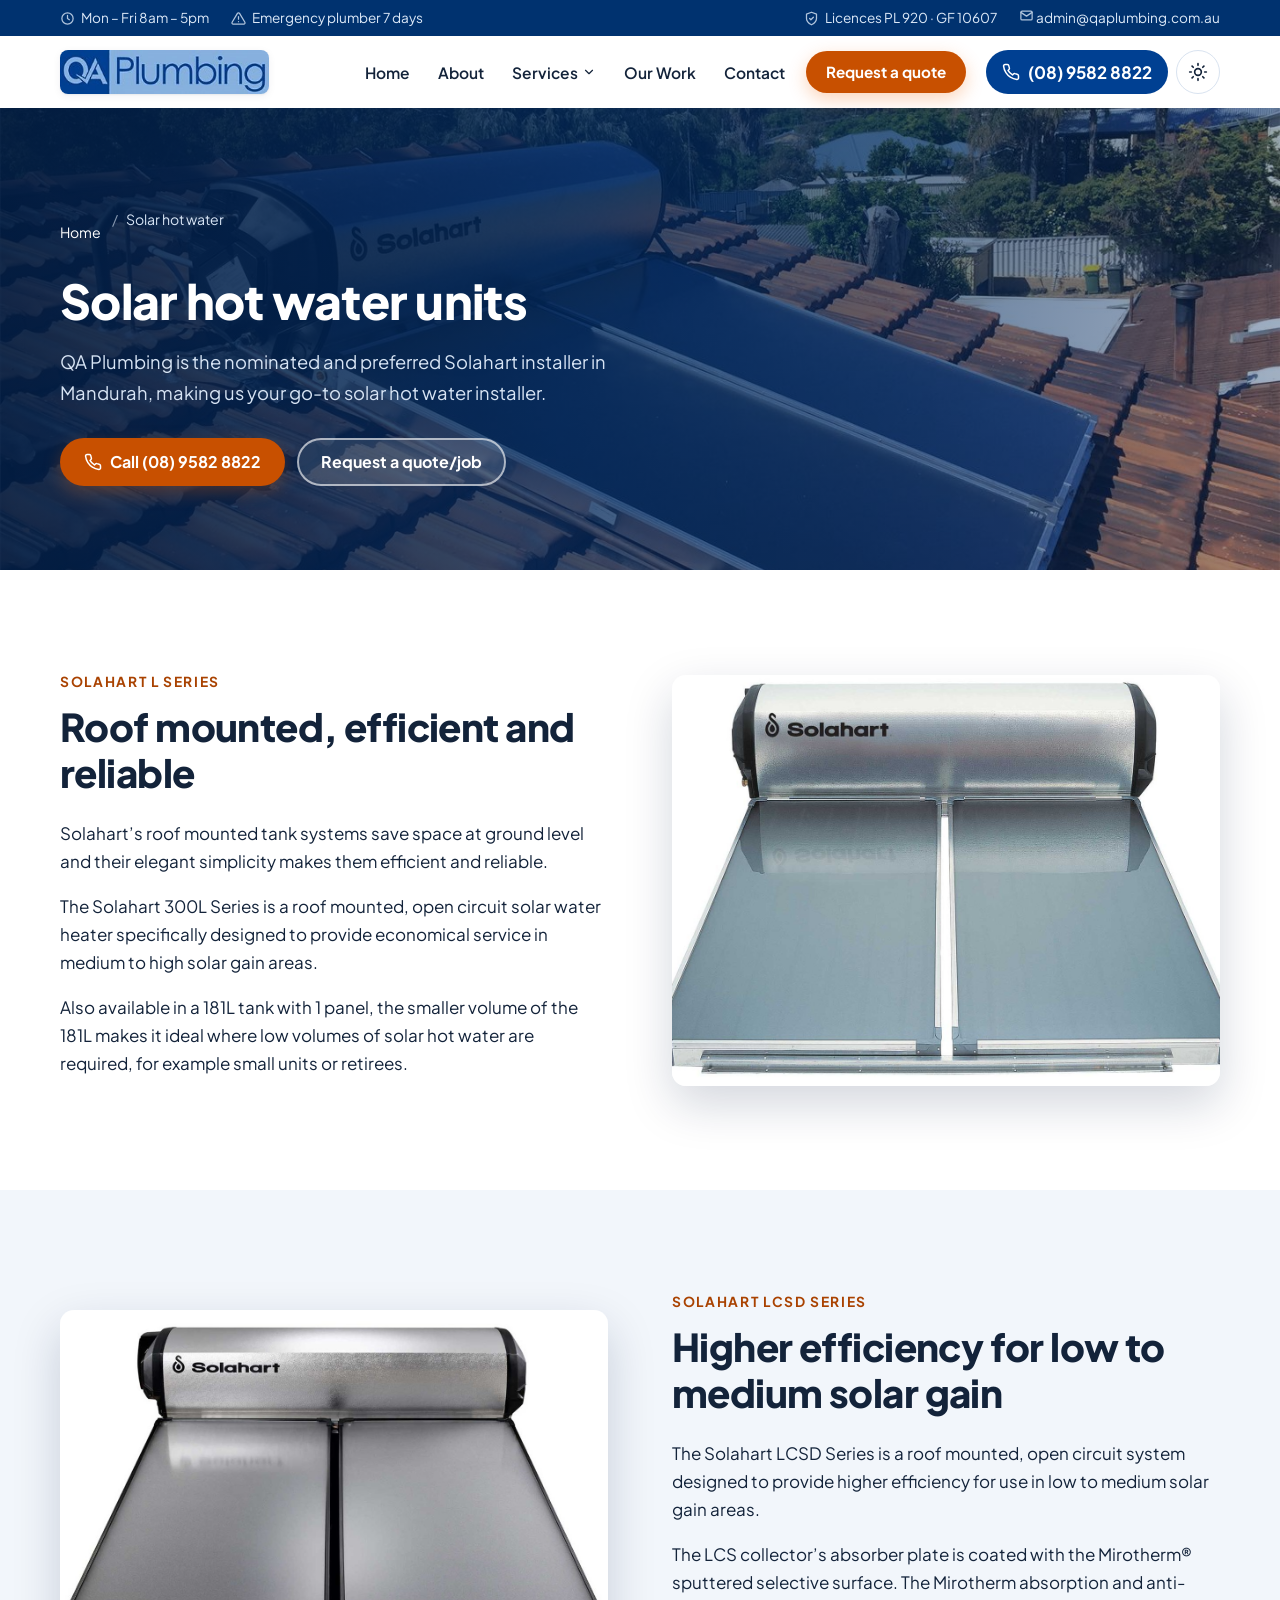
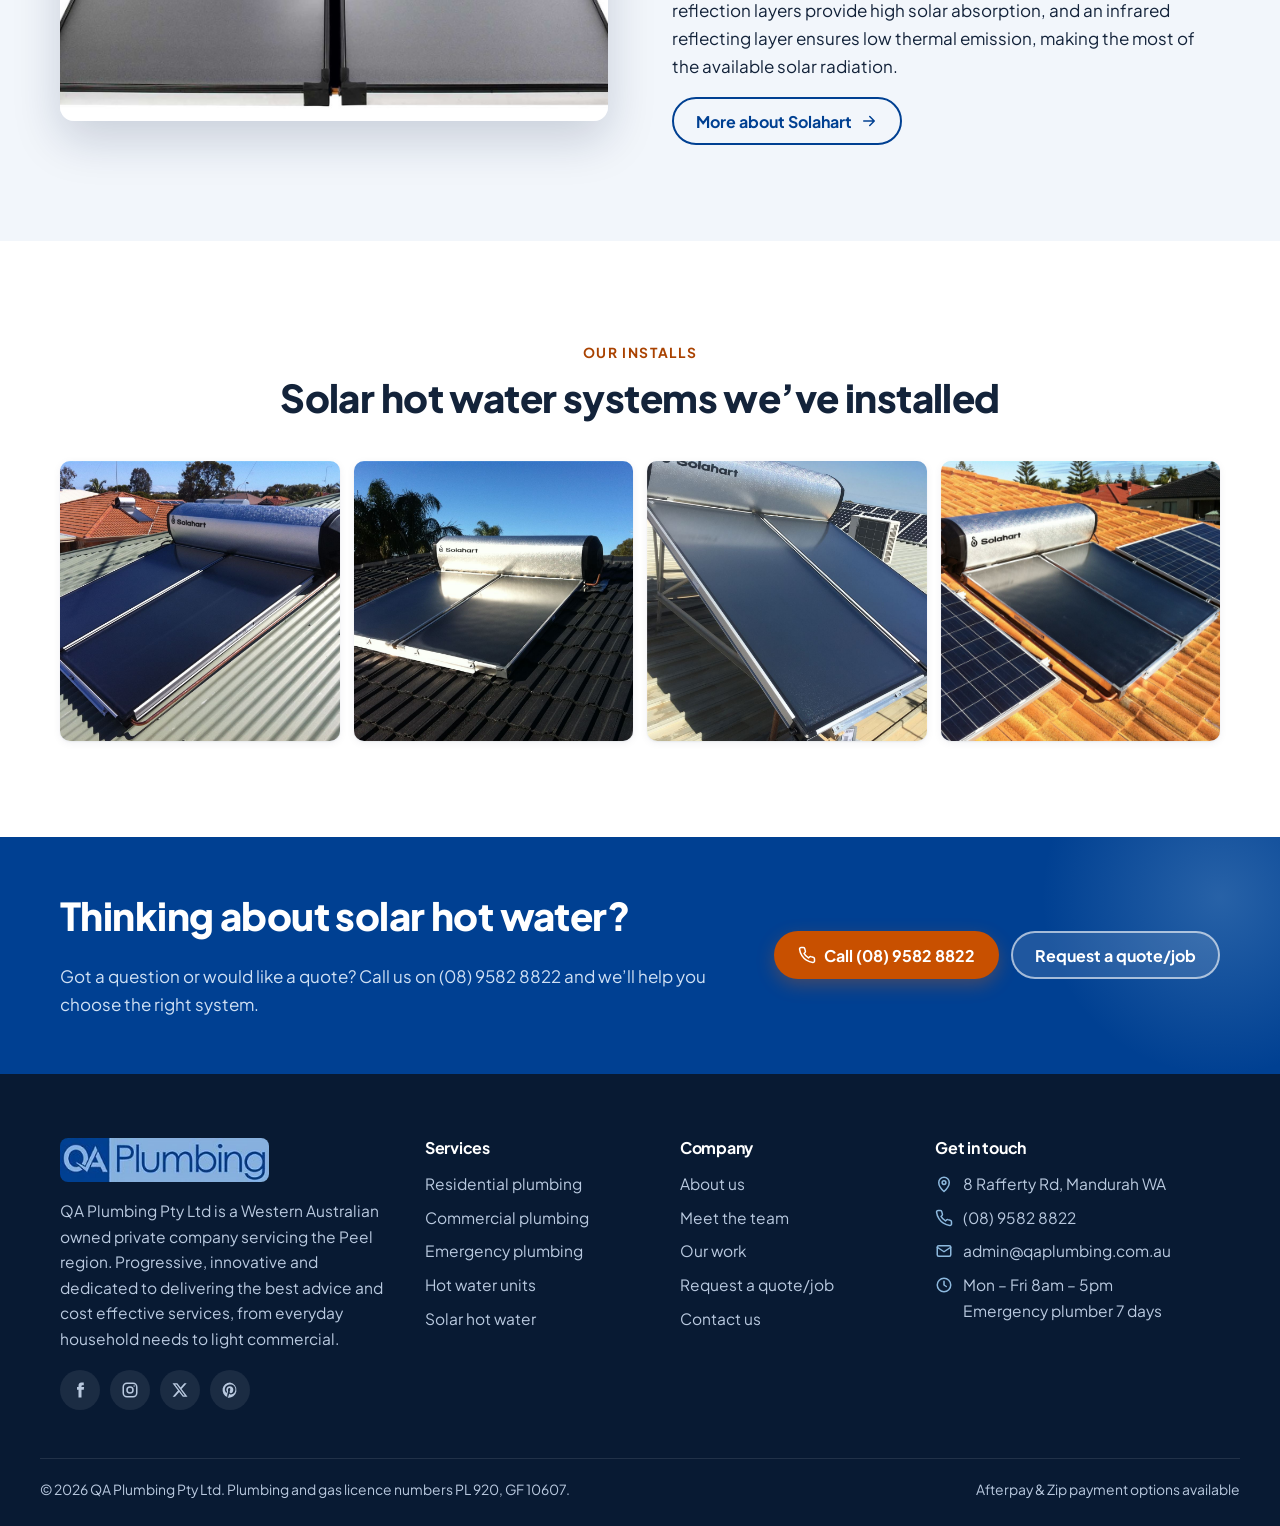
<file: solar.html>
<!doctype html>
<html lang="en-AU">
<head>
<meta charset="utf-8">
<meta name="viewport" content="width=device-width, initial-scale=1">
  <meta name="robots" content="noindex">
<title>Solar Hot Water Mandurah | Solahart Installer | QA Plumbing</title>
<meta name="description" content="QA Plumbing is the nominated and preferred Solahart installer in Mandurah. Solahart L Series and LCSD Series solar hot water installs, servicing and repairs.">
<meta name="theme-color" content="#004092">
<link rel="icon" href="images/qa-plumbing-fav-icon.jpg">
<script>(function(){var t=null;try{t=localStorage.getItem('qa-theme');}catch(e){}if(t!=='light'&&t!=='dark'){t=window.matchMedia&&matchMedia('(prefers-color-scheme: dark)').matches?'dark':'light';}document.documentElement.setAttribute('data-theme',t);})();</script>
<link rel="preconnect" href="https://fonts.googleapis.com">
<link rel="preconnect" href="https://fonts.gstatic.com" crossorigin>
<link rel="stylesheet" href="https://fonts.googleapis.com/css2?family=Plus+Jakarta+Sans:wght@400;500;600;700;800&display=swap">
<link rel="stylesheet" href="css/style.css">
</head>
<body>
<a class="skip-link" href="#main">Skip to content</a>

<div class="topbar">
  <div class="container">
    <ul class="topbar-list">
      <li><svg viewBox="0 0 24 24" fill="none" stroke="currentColor" stroke-width="2" stroke-linecap="round" stroke-linejoin="round" aria-hidden="true"><circle cx="12" cy="12" r="9"/><path d="M12 7v5l3 2"/></svg> Mon – Fri 8am – 5pm</li>
      <li class="hide-md"><svg viewBox="0 0 24 24" fill="none" stroke="currentColor" stroke-width="2" stroke-linecap="round" stroke-linejoin="round" aria-hidden="true"><path d="M10.3 3.9 1.8 18a2 2 0 0 0 1.7 3h17a2 2 0 0 0 1.7-3L13.7 3.9a2 2 0 0 0-3.4 0z"/><path d="M12 9v4M12 17h.01"/></svg> Emergency plumber 7 days</li>
    </ul>
    <ul class="topbar-list">
      <li class="hide-md"><svg viewBox="0 0 24 24" fill="none" stroke="currentColor" stroke-width="2" stroke-linecap="round" stroke-linejoin="round" aria-hidden="true"><path d="M12 22s8-4 8-10V5l-8-3-8 3v7c0 6 8 10 8 10z"/><path d="M9 12l2 2 4-4"/></svg> Licences PL 920 · GF 10607</li>
      <li><a href="mailto:admin@qaplumbing.com.au"><svg viewBox="0 0 24 24" fill="none" stroke="currentColor" stroke-width="2" stroke-linecap="round" stroke-linejoin="round" aria-hidden="true"><rect x="3" y="5" width="18" height="14" rx="2"/><path d="M3 7l9 6 9-6"/></svg> admin@qaplumbing.com.au</a></li>
    </ul>
  </div>
</div>

<header class="site-header">
  <div class="container header-inner">
    <a class="brand" href="index.html" aria-label="QA Plumbing home"><img src="images/logo.jpg" alt="QA Plumbing" width="285" height="60"></a>
    <nav id="site-nav" class="site-nav" aria-label="Main">
      <ul>
        <li><a class="nav-link" href="index.html">Home</a></li>
        <li><a class="nav-link" href="about.html">About</a></li>
        <li class="has-sub">
          <a class="nav-link" href="index.html#services">Services <svg viewBox="0 0 24 24" fill="none" stroke="currentColor" stroke-width="2" stroke-linecap="round" stroke-linejoin="round" aria-hidden="true" class="chev"><path d="M6 9l6 6 6-6"/></svg></a>
          <ul class="sub">
            <li><a href="residential.html">Residential plumbing</a></li>
            <li><a href="commercial.html">Commercial plumbing</a></li>
            <li><a href="hot-water.html">Hot water units</a></li>
            <li><a href="solar.html" aria-current="page">Solar hot water</a></li>
          </ul>
        </li>
        <li><a class="nav-link" href="gallery.html">Our Work</a></li>
        <li><a class="nav-link" href="contact.html">Contact</a></li>
      </ul>
      <a class="btn btn-accent nav-quote" href="contact.html#quote">Request a quote</a>
    </nav>
    <div class="header-actions">
      <a class="header-call" href="tel:0895828822" aria-label="Call QA Plumbing on (08) 9582 8822"><svg viewBox="0 0 24 24" fill="none" stroke="currentColor" stroke-width="2" stroke-linecap="round" stroke-linejoin="round" aria-hidden="true"><path d="M22 16.9v3a2 2 0 0 1-2.2 2 19.8 19.8 0 0 1-8.6-3.1 19.5 19.5 0 0 1-6-6A19.8 19.8 0 0 1 2.1 4.2 2 2 0 0 1 4.1 2h3a2 2 0 0 1 2 1.7c.1 1 .4 1.9.7 2.8a2 2 0 0 1-.5 2.1L8 9.9a16 16 0 0 0 6 6l1.3-1.3a2 2 0 0 1 2.1-.4c.9.3 1.8.6 2.8.7a2 2 0 0 1 1.7 2z"/></svg><span>(08) 9582 8822</span></a>
      <button class="icon-btn theme-toggle" type="button" aria-label="Switch to dark mode" aria-pressed="false"><svg viewBox="0 0 24 24" fill="none" stroke="currentColor" stroke-width="2" stroke-linecap="round" stroke-linejoin="round" aria-hidden="true" class="sun"><circle cx="12" cy="12" r="4"/><path d="M12 2v2M12 20v2M4.9 4.9l1.4 1.4M17.7 17.7l1.4 1.4M2 12h2M20 12h2M4.9 19.1l1.4-1.4M17.7 6.3l1.4-1.4"/></svg><svg viewBox="0 0 24 24" fill="none" stroke="currentColor" stroke-width="2" stroke-linecap="round" stroke-linejoin="round" aria-hidden="true" class="moon"><path d="M21 12.8A9 9 0 1 1 11.2 3a7 7 0 0 0 9.8 9.8z"/></svg></button>
      <button class="icon-btn menu-toggle" type="button" aria-controls="site-nav" aria-expanded="false" aria-label="Open menu"><span class="bars" aria-hidden="true"><span></span><span></span><span></span></span></button>
    </div>
  </div>
</header>

<main id="main">
<section class="hero page-hero">
  <div class="hero-media"><img src="images/residential-9.jpg" alt="" width="1400" height="1050" fetchpriority="high"></div>
  <div class="container">
    <div class="hero-inner">
      <ol class="crumbs"><li><a href="index.html">Home</a></li><li>Solar hot water</li></ol>
      <h1>Solar hot water units</h1>
      <p class="lead">QA Plumbing is the nominated and preferred Solahart installer in Mandurah, making us your go-to solar hot water installer.</p>
      <div class="btn-row">
        <a class="btn btn-accent" href="tel:0895828822"><svg viewBox="0 0 24 24" fill="none" stroke="currentColor" stroke-width="2" stroke-linecap="round" stroke-linejoin="round" aria-hidden="true"><path d="M22 16.9v3a2 2 0 0 1-2.2 2 19.8 19.8 0 0 1-8.6-3.1 19.5 19.5 0 0 1-6-6A19.8 19.8 0 0 1 2.1 4.2 2 2 0 0 1 4.1 2h3a2 2 0 0 1 2 1.7c.1 1 .4 1.9.7 2.8a2 2 0 0 1-.5 2.1L8 9.9a16 16 0 0 0 6 6l1.3-1.3a2 2 0 0 1 2.1-.4c.9.3 1.8.6 2.8.7a2 2 0 0 1 1.7 2z"/></svg> Call (08) 9582 8822</a>
        <a class="btn btn-light" href="contact.html#quote">Request a quote/job</a>
      </div>
    </div>
  </div>
</section>

<section class="section">
  <div class="container split">
    <div data-reveal>
      <span class="eyebrow">Solahart L Series</span>
      <h2>Roof mounted, efficient and reliable</h2>
      <p>Solahart’s roof mounted tank systems save space at ground level and their elegant simplicity makes them efficient and reliable.</p>
      <p>The Solahart 300L Series is a roof mounted, open circuit solar water heater specifically designed to provide economical service in medium to high solar gain areas.</p>
      <p>Also available in a 181L tank with 1 panel, the smaller volume of the 181L makes it ideal where low volumes of solar hot water are required, for example small units or retirees.</p>
    </div>
    <div class="media-frame wide reveal-me"><img src="images/302l-front.jpg" alt="Solahart L Series roof mounted solar hot water system" width="1400" height="933" loading="lazy"></div>
  </div>
</section>

<section class="section section-soft">
  <div class="container split reverse">
    <div data-reveal>
      <span class="eyebrow">Solahart LCSD Series</span>
      <h2>Higher efficiency for low to medium solar gain</h2>
      <p>The Solahart LCSD Series is a roof mounted, open circuit system designed to provide higher efficiency for use in low to medium solar gain areas.</p>
      <p>The LCS collector’s absorber plate is coated with the Mirotherm® sputtered selective surface. The Mirotherm absorption and anti-reflection layers provide high solar absorption, and an infrared reflecting layer ensures low thermal emission, making the most of the available solar radiation.</p>
      <a class="btn btn-ghost" href="https://solahart.com.au/dealer/solahart-mandurah" target="_blank" rel="noopener">More about Solahart <svg viewBox="0 0 24 24" fill="none" stroke="currentColor" stroke-width="2" stroke-linecap="round" stroke-linejoin="round" aria-hidden="true"><path d="M5 12h14M13 6l6 6-6 6"/></svg></a>
    </div>
    <div class="media-frame wide reveal-me"><img src="images/302lcs-front.jpg" alt="Solahart LCSD Series solar hot water system" width="1400" height="933" loading="lazy"></div>
  </div>
</section>

<section class="section">
  <div class="container">
    <div class="section-head center" data-reveal>
      <span class="eyebrow">Our installs</span>
      <h2>Solar hot water systems we’ve installed</h2>
    </div>
    <div class="gallery mini" data-reveal>
      <a class="gallery-item zoom" href="gallery.html"><img src="images/residential-1.jpg" alt="Solahart system on a metal roof" width="1400" height="1046" loading="lazy"></a>
      <a class="gallery-item zoom" href="gallery.html"><img src="images/residential-2.jpg" alt="Solahart system on a dark tiled roof" width="1400" height="1046" loading="lazy"></a>
      <a class="gallery-item zoom" href="gallery.html"><img src="images/residential-12.jpg" alt="Solahart system on a frame" width="1050" height="1400" loading="lazy"></a>
      <a class="gallery-item zoom" href="gallery.html"><img src="images/residential-10.jpg" alt="Solahart system beside solar panels" width="1400" height="1400" loading="lazy"></a>
    </div>
  </div>
</section>

<section class="band">
  <div class="container">
    <div class="band-text" data-reveal>
      <h2>Thinking about solar hot water?</h2>
      <p>Got a question or would like a quote? Call us on (08) 9582 8822 and we’ll help you choose the right system.</p>
    </div>
    <div class="btn-row">
      <a class="btn btn-accent" href="tel:0895828822"><svg viewBox="0 0 24 24" fill="none" stroke="currentColor" stroke-width="2" stroke-linecap="round" stroke-linejoin="round" aria-hidden="true"><path d="M22 16.9v3a2 2 0 0 1-2.2 2 19.8 19.8 0 0 1-8.6-3.1 19.5 19.5 0 0 1-6-6A19.8 19.8 0 0 1 2.1 4.2 2 2 0 0 1 4.1 2h3a2 2 0 0 1 2 1.7c.1 1 .4 1.9.7 2.8a2 2 0 0 1-.5 2.1L8 9.9a16 16 0 0 0 6 6l1.3-1.3a2 2 0 0 1 2.1-.4c.9.3 1.8.6 2.8.7a2 2 0 0 1 1.7 2z"/></svg> Call (08) 9582 8822</a>
      <a class="btn btn-light" href="contact.html#quote">Request a quote/job</a>
    </div>
  </div>
</section>
</main>

<footer class="site-footer">
  <div class="container footer-grid">
    <div class="footer-brand">
      <img src="images/logo.jpg" alt="QA Plumbing" width="285" height="60" loading="lazy">
      <p>QA Plumbing Pty Ltd is a Western Australian owned private company servicing the Peel region. Progressive, innovative and dedicated to delivering the best advice and cost effective services, from everyday household needs to light commercial.</p>
      <ul class="socials">
        <li><a href="https://www.facebook.com/QAPlumbing" aria-label="QA Plumbing on Facebook" target="_blank" rel="noopener"><svg viewBox="0 0 24 24" fill="currentColor" aria-hidden="true"><path d="M14 8V6.5c0-.7.5-1 1-1h2V2h-3c-3 0-4 2-4 4.5V8H8v3.5h2V22h4V11.5h3l.5-3.5z"/></svg></a></li>
        <li><a href="https://www.instagram.com/qa_plumbing/" aria-label="QA Plumbing on Instagram" target="_blank" rel="noopener"><svg viewBox="0 0 24 24" fill="none" stroke="currentColor" stroke-width="2" stroke-linecap="round" stroke-linejoin="round" aria-hidden="true"><rect x="3" y="3" width="18" height="18" rx="5"/><circle cx="12" cy="12" r="4"/><path d="M17.5 6.5h.01"/></svg></a></li>
        <li><a href="https://x.com/QAplumbing" aria-label="QA Plumbing on X" target="_blank" rel="noopener"><svg viewBox="0 0 24 24" fill="currentColor" aria-hidden="true"><path d="M17.8 3h3.1l-6.8 7.7L22 21h-6.2l-4.9-6.4L5.3 21H2.2l7.2-8.3L2 3h6.4l4.4 5.8zm-1.1 16.2h1.7L7.4 4.7H5.5z"/></svg></a></li>
        <li><a href="https://www.pinterest.com.au/qaplumbing/" aria-label="QA Plumbing on Pinterest" target="_blank" rel="noopener"><svg viewBox="0 0 24 24" fill="currentColor" aria-hidden="true"><path d="M12 2a10 10 0 0 0-3.6 19.3c-.1-.8-.2-2 0-2.9l1.2-5s-.3-.6-.3-1.5c0-1.4.8-2.5 1.8-2.5.9 0 1.3.7 1.3 1.5 0 .9-.6 2.2-.9 3.4-.2 1 .5 1.9 1.6 1.9 1.9 0 3.3-2 3.3-4.9 0-2.6-1.8-4.4-4.5-4.4-3 0-4.8 2.3-4.8 4.6 0 .9.4 1.9.8 2.5.1.1.1.2.1.3l-.3 1.2c0 .2-.2.3-.4.2-1.4-.7-2.2-2.7-2.2-4.3 0-3.5 2.5-6.7 7.3-6.7 3.8 0 6.8 2.7 6.8 6.4 0 3.8-2.4 6.9-5.8 6.9-1.1 0-2.2-.6-2.5-1.3l-.7 2.6c-.2 1-.9 2.2-1.4 2.9A10 10 0 1 0 12 2z"/></svg></a></li>
      </ul>
    </div>
    <div>
      <h3>Services</h3>
      <ul>
        <li><a href="residential.html">Residential plumbing</a></li>
        <li><a href="commercial.html">Commercial plumbing</a></li>
        <li><a href="index.html#emergency">Emergency plumbing</a></li>
        <li><a href="hot-water.html">Hot water units</a></li>
        <li><a href="solar.html">Solar hot water</a></li>
      </ul>
    </div>
    <div>
      <h3>Company</h3>
      <ul>
        <li><a href="about.html">About us</a></li>
        <li><a href="about.html#team">Meet the team</a></li>
        <li><a href="gallery.html">Our work</a></li>
        <li><a href="contact.html#quote">Request a quote/job</a></li>
        <li><a href="contact.html">Contact us</a></li>
      </ul>
    </div>
    <div>
      <h3>Get in touch</h3>
      <ul class="contact-lines">
        <li><svg viewBox="0 0 24 24" fill="none" stroke="currentColor" stroke-width="2" stroke-linecap="round" stroke-linejoin="round" aria-hidden="true"><path d="M12 22s7-6.2 7-12a7 7 0 0 0-14 0c0 5.8 7 12 7 12z"/><circle cx="12" cy="10" r="2.5"/></svg><span>8 Rafferty Rd, Mandurah WA</span></li>
        <li><svg viewBox="0 0 24 24" fill="none" stroke="currentColor" stroke-width="2" stroke-linecap="round" stroke-linejoin="round" aria-hidden="true"><path d="M22 16.9v3a2 2 0 0 1-2.2 2 19.8 19.8 0 0 1-8.6-3.1 19.5 19.5 0 0 1-6-6A19.8 19.8 0 0 1 2.1 4.2 2 2 0 0 1 4.1 2h3a2 2 0 0 1 2 1.7c.1 1 .4 1.9.7 2.8a2 2 0 0 1-.5 2.1L8 9.9a16 16 0 0 0 6 6l1.3-1.3a2 2 0 0 1 2.1-.4c.9.3 1.8.6 2.8.7a2 2 0 0 1 1.7 2z"/></svg><a href="tel:0895828822">(08) 9582 8822</a></li>
        <li><svg viewBox="0 0 24 24" fill="none" stroke="currentColor" stroke-width="2" stroke-linecap="round" stroke-linejoin="round" aria-hidden="true"><rect x="3" y="5" width="18" height="14" rx="2"/><path d="M3 7l9 6 9-6"/></svg><a href="mailto:admin@qaplumbing.com.au">admin@qaplumbing.com.au</a></li>
        <li><svg viewBox="0 0 24 24" fill="none" stroke="currentColor" stroke-width="2" stroke-linecap="round" stroke-linejoin="round" aria-hidden="true"><circle cx="12" cy="12" r="9"/><path d="M12 7v5l3 2"/></svg><span>Mon – Fri 8am – 5pm<br>Emergency plumber 7 days</span></li>
      </ul>
    </div>
  </div>
  <div class="container footer-bottom">
    <span>© <span id="year">2026</span> QA Plumbing Pty Ltd. Plumbing and gas licence numbers PL 920, GF 10607.</span>
    <span>Afterpay &amp; Zip payment options available</span>
  </div>
</footer>

<div class="callbar">
  <a class="btn btn-accent" href="tel:0895828822"><svg viewBox="0 0 24 24" fill="none" stroke="currentColor" stroke-width="2" stroke-linecap="round" stroke-linejoin="round" aria-hidden="true"><path d="M22 16.9v3a2 2 0 0 1-2.2 2 19.8 19.8 0 0 1-8.6-3.1 19.5 19.5 0 0 1-6-6A19.8 19.8 0 0 1 2.1 4.2 2 2 0 0 1 4.1 2h3a2 2 0 0 1 2 1.7c.1 1 .4 1.9.7 2.8a2 2 0 0 1-.5 2.1L8 9.9a16 16 0 0 0 6 6l1.3-1.3a2 2 0 0 1 2.1-.4c.9.3 1.8.6 2.8.7a2 2 0 0 1 1.7 2z"/></svg> Call (08) 9582 8822</a>
  <a class="btn btn-primary" href="contact.html#quote">Get a quote</a>
</div>

<script src="js/main.js" defer></script>
</body>
</html>
</file>
<file: css/style.css>
/* QA Plumbing, Gas & Drainage — shared styles */

:root {
  --bg: #ffffff;
  --bg-soft: #f2f6fb;
  --surface: #ffffff;
  --surface-2: #e8f0fa;
  --text: #13233a;
  --muted: #4f6079;
  --border: #d9e3f0;
  --primary: #004092;          /* logo navy */
  --primary-hover: #00326f;
  --primary-ink: #ffffff;
  --link: #004092;
  --sky: #8db9de;              /* logo light blue */
  --sky-soft: #e3eefa;
  --accent: #f56600;           /* old theme orange */
  --accent-btn: #c85000;
  --accent-btn-hover: #ab4400;
  --accent-ink: #ffffff;
  --check: #0a7a46;
  --header-bg: rgba(255, 255, 255, 0.86);
  --header-solid: #ffffff;
  --topbar-bg: #00326f;
  --topbar-text: #dce9f8;
  --hero-text: #ffffff;
  --hero-muted: #d7e4f4;
  --hero-overlay: linear-gradient(100deg, rgba(0, 28, 66, 0.92) 0%, rgba(0, 40, 92, 0.78) 45%, rgba(0, 40, 92, 0.35) 100%);
  --band-bg: #004092;
  --band-text: #ffffff;
  --band-muted: #cfe0f4;
  --footer-bg: #081a33;
  --footer-text: #b9c9df;
  --footer-head: #ffffff;
  --logo-chip: #ffffff;
  --product-stage: #ffffff;
  --shadow-sm: 0 1px 2px rgba(9, 30, 66, 0.06), 0 2px 8px rgba(9, 30, 66, 0.06);
  --shadow-md: 0 6px 24px rgba(9, 30, 66, 0.12);
  --shadow-lg: 0 18px 48px rgba(9, 30, 66, 0.18);
  --focus: #f56600;
  --radius: 14px;
  --radius-sm: 10px;
  --ease: cubic-bezier(0.22, 0.61, 0.36, 1);
  --t-fast: 160ms;
  --t-med: 280ms;
  --header-h: 72px;
  color-scheme: light;
}

:root[data-theme="dark"] {
  --bg: #0a1424;
  --bg-soft: #0e1b30;
  --surface: #12223a;
  --surface-2: #172b48;
  --text: #e6edf7;
  --muted: #a5b4ca;
  --border: #233a5a;
  --primary: #2f6fd0;
  --primary-hover: #3f7fe0;
  --primary-ink: #ffffff;
  --link: #9cc4ec;
  --sky: #8db9de;
  --sky-soft: #1a3152;
  --accent: #ff7a1f;
  --accent-btn: #ff7a1f;
  --accent-btn-hover: #ff9147;
  --accent-ink: #1b0f04;
  --check: #4fd18f;
  --header-bg: rgba(10, 20, 36, 0.82);
  --header-solid: #0a1424;
  --topbar-bg: #060e1b;
  --topbar-text: #a5b4ca;
  --hero-overlay: linear-gradient(100deg, rgba(4, 12, 26, 0.94) 0%, rgba(6, 18, 38, 0.82) 45%, rgba(6, 18, 38, 0.45) 100%);
  --band-bg: #10284a;
  --band-text: #ffffff;
  --band-muted: #b8cbe4;
  --footer-bg: #060d18;
  --footer-text: #9fb0c7;
  --logo-chip: #f3f6fa;
  --product-stage: #f3f6fa;
  --shadow-sm: 0 1px 2px rgba(0, 0, 0, 0.3), 0 2px 8px rgba(0, 0, 0, 0.25);
  --shadow-md: 0 6px 24px rgba(0, 0, 0, 0.4);
  --shadow-lg: 0 18px 48px rgba(0, 0, 0, 0.5);
  color-scheme: dark;
}

/* ---------- Base ---------- */
*, *::before, *::after { box-sizing: border-box; }
html { -webkit-text-size-adjust: 100%; scroll-behavior: smooth; scroll-padding-top: calc(var(--header-h) + 16px); }
body {
  margin: 0;
  font-family: "Plus Jakarta Sans", system-ui, -apple-system, "Segoe UI", Roboto, Arial, sans-serif;
  font-size: 1.0625rem;
  line-height: 1.65;
  color: var(--text);
  background: var(--bg);
  overflow-x: hidden;
  -webkit-font-smoothing: antialiased;
}
html.theme-fade body, html.theme-fade .site-header::before, html.theme-fade .card, html.theme-fade .section {
  transition: background-color var(--t-med) var(--ease), color var(--t-med) var(--ease), border-color var(--t-med) var(--ease);
}
img { max-width: 100%; height: auto; display: block; }
a { color: var(--link); text-underline-offset: 3px; }
h1, h2, h3, h4 { line-height: 1.2; margin: 0 0 0.6em; letter-spacing: -0.015em; }
h1 { font-size: clamp(2rem, 5vw, 3.4rem); font-weight: 800; }
h2 { font-size: clamp(1.6rem, 3.4vw, 2.4rem); font-weight: 800; }
h3 { font-size: 1.2rem; font-weight: 700; }
p { margin: 0 0 1em; }
ul { padding-left: 1.2em; }
:focus-visible { outline: 3px solid var(--focus); outline-offset: 3px; border-radius: 6px; }
.skip-link { position: absolute; left: 12px; top: -60px; z-index: 200; background: var(--primary); color: var(--primary-ink); padding: 10px 16px; border-radius: 8px; font-weight: 700; text-decoration: none; transition: top var(--t-fast) var(--ease); }
.skip-link:focus { top: 12px; }
.visually-hidden { position: absolute !important; width: 1px; height: 1px; overflow: hidden; clip: rect(0 0 0 0); white-space: nowrap; }

.container { width: 100%; max-width: 1200px; margin: 0 auto; padding: 0 20px; }
.section { padding: clamp(56px, 8vw, 96px) 0; }
.section-soft { background: var(--bg-soft); }
.eyebrow { display: inline-block; font-size: 0.8rem; font-weight: 700; letter-spacing: 0.12em; text-transform: uppercase; color: var(--accent); margin-bottom: 10px; }
.section-head { max-width: 720px; margin-bottom: 40px; }
.section-head.center { text-align: center; margin-left: auto; margin-right: auto; }
.lead { font-size: 1.15rem; color: var(--muted); }
.muted { color: var(--muted); }

/* ---------- Buttons ---------- */
.btn {
  display: inline-flex; align-items: center; justify-content: center; gap: 8px;
  min-height: 48px; padding: 12px 22px; border-radius: 999px; border: 2px solid transparent;
  font: inherit; font-weight: 700; font-size: 1rem; line-height: 1.2; text-decoration: none; cursor: pointer;
  transition: background-color var(--t-fast) var(--ease), color var(--t-fast) var(--ease), border-color var(--t-fast) var(--ease), transform var(--t-fast) var(--ease), box-shadow var(--t-fast) var(--ease);
}
.btn svg { width: 18px; height: 18px; flex: none; }
.btn:hover { transform: translateY(-2px); }
.btn:active { transform: translateY(0); }
.btn-accent { background: var(--accent-btn); color: var(--accent-ink); box-shadow: 0 6px 18px rgba(245, 102, 0, 0.28); }
.btn-accent:hover { background: var(--accent-btn-hover); }
.btn-primary { background: var(--primary); color: var(--primary-ink); }
.btn-primary:hover { background: var(--primary-hover); }
.btn-ghost { background: transparent; color: var(--link); border-color: currentColor; }
.btn-ghost:hover { background: var(--sky-soft); }
.btn-light { background: rgba(255, 255, 255, 0.12); color: #fff; border-color: rgba(255, 255, 255, 0.6); }
.btn-light:hover { background: rgba(255, 255, 255, 0.22); }
.btn-row { display: flex; flex-wrap: wrap; gap: 12px; }

/* ---------- Top bar ---------- */
.topbar { background: var(--topbar-bg); color: var(--topbar-text); font-size: 0.85rem; }
.topbar .container { display: flex; justify-content: space-between; gap: 16px; padding-top: 7px; padding-bottom: 7px; }
.topbar a { color: inherit; text-decoration: none; }
.topbar a:hover { color: #fff; }
.topbar-list { display: flex; gap: 22px; list-style: none; margin: 0; padding: 0; }
.topbar-list li { display: flex; align-items: center; gap: 6px; }
.topbar svg { width: 15px; height: 15px; opacity: 0.8; }

/* ---------- Header ---------- */
.site-header { position: sticky; top: 0; z-index: 100; transition: box-shadow var(--t-med) var(--ease); }
/* Blur lives on a pseudo-element so the fixed mobile menu isn't trapped inside the header box */
.site-header::before {
  content: ""; position: absolute; inset: 0; z-index: -1;
  background: var(--header-solid); border-bottom: 1px solid transparent;
  transition: background-color var(--t-med) var(--ease), border-color var(--t-med) var(--ease);
}
.site-header.is-scrolled { box-shadow: var(--shadow-md); }
.site-header.is-scrolled::before {
  background: var(--header-bg); border-bottom-color: var(--border);
  -webkit-backdrop-filter: saturate(160%) blur(14px); backdrop-filter: saturate(160%) blur(14px);
}
.header-inner { display: flex; align-items: center; gap: 20px; height: var(--header-h); }
.brand { display: inline-flex; flex: none; border-radius: 8px; overflow: hidden; box-shadow: var(--shadow-sm); transition: transform var(--t-fast) var(--ease); }
.brand:hover { transform: translateY(-1px); }
.brand img { height: 44px; width: auto; }

.site-nav { margin-left: auto; display: flex; align-items: center; gap: 8px; }
.site-nav > ul { display: flex; align-items: center; gap: 2px; list-style: none; margin: 0; padding: 0; }
.site-nav li { position: relative; }
.site-nav a.nav-link {
  display: inline-flex; align-items: center; gap: 4px; padding: 10px 13px; border-radius: 999px;
  color: var(--text); text-decoration: none; font-weight: 600; font-size: 0.97rem;
  transition: background-color var(--t-fast) var(--ease), color var(--t-fast) var(--ease);
}
.site-nav a.nav-link:hover { background: var(--sky-soft); color: var(--link); }
.site-nav a.nav-link[aria-current="page"] { color: var(--link); background: var(--sky-soft); }
.site-nav .chev { width: 14px; height: 14px; transition: transform var(--t-fast) var(--ease); }
.sub {
  list-style: none; margin: 0; padding: 8px; position: absolute; top: calc(100% + 6px); left: 0; min-width: 240px;
  background: var(--surface); border: 1px solid var(--border); border-radius: var(--radius-sm); box-shadow: var(--shadow-lg);
  opacity: 0; visibility: hidden; transform: translateY(6px);
  transition: opacity var(--t-fast) var(--ease), transform var(--t-fast) var(--ease), visibility var(--t-fast);
}
.sub::before { content: ""; position: absolute; left: 0; right: 0; top: -10px; height: 10px; }
.has-sub:hover .sub, .has-sub:focus-within .sub { opacity: 1; visibility: visible; transform: translateY(0); }
.has-sub:hover .chev, .has-sub:focus-within .chev { transform: rotate(180deg); }
.sub a { display: block; padding: 10px 12px; border-radius: 8px; color: var(--text); text-decoration: none; font-weight: 600; font-size: 0.95rem; transition: background-color var(--t-fast) var(--ease), color var(--t-fast) var(--ease); }
.sub a:hover, .sub a[aria-current="page"] { background: var(--sky-soft); color: var(--link); }
.nav-quote { min-height: 42px; padding: 9px 18px; font-size: 0.95rem; }

.header-actions { display: flex; align-items: center; gap: 8px; }
.header-call {
  display: inline-flex; align-items: center; gap: 8px; min-height: 44px; padding: 8px 16px; border-radius: 999px;
  background: var(--primary); color: var(--primary-ink); text-decoration: none; font-weight: 700; white-space: nowrap;
  transition: background-color var(--t-fast) var(--ease), transform var(--t-fast) var(--ease);
}
.header-call:hover { background: var(--primary-hover); transform: translateY(-1px); }
.header-call svg { width: 18px; height: 18px; }
.icon-btn {
  display: inline-grid; place-items: center; width: 44px; height: 44px; border-radius: 50%;
  border: 1px solid var(--border); background: var(--surface); color: var(--text); cursor: pointer;
  transition: background-color var(--t-fast) var(--ease), transform var(--t-fast) var(--ease), border-color var(--t-fast) var(--ease);
}
.icon-btn:hover { background: var(--sky-soft); transform: translateY(-1px); }
.icon-btn svg { width: 20px; height: 20px; }
.theme-toggle .moon { display: none; }
:root[data-theme="dark"] .theme-toggle .sun { display: none; }
:root[data-theme="dark"] .theme-toggle .moon { display: block; }
.menu-toggle { display: none; }
.menu-toggle .bars { position: relative; width: 20px; height: 14px; }
.menu-toggle .bars span { position: absolute; left: 0; width: 100%; height: 2px; border-radius: 2px; background: currentColor; transition: transform var(--t-med) var(--ease), opacity var(--t-fast) var(--ease), top var(--t-med) var(--ease); }
.menu-toggle .bars span:nth-child(1) { top: 0; }
.menu-toggle .bars span:nth-child(2) { top: 6px; }
.menu-toggle .bars span:nth-child(3) { top: 12px; }
.menu-open .menu-toggle .bars span:nth-child(1) { top: 6px; transform: rotate(45deg); }
.menu-open .menu-toggle .bars span:nth-child(2) { opacity: 0; }
.menu-open .menu-toggle .bars span:nth-child(3) { top: 6px; transform: rotate(-45deg); }

/* ---------- Hero ---------- */
.hero { position: relative; color: var(--hero-text); overflow: hidden; isolation: isolate; }
.hero-media { position: absolute; inset: 0; z-index: -2; }
.hero-media img { width: 100%; height: 100%; object-fit: cover; }
.hero::before { content: ""; position: absolute; inset: 0; z-index: -1; background: var(--hero-overlay); }
.hero-inner { padding: clamp(72px, 11vw, 140px) 0 clamp(64px, 9vw, 120px); max-width: 760px; }
.hero h1 { color: #fff; margin-bottom: 18px; }
.hero h1 .hl { color: var(--sky); }
.hero .lead { color: var(--hero-muted); max-width: 620px; margin-bottom: 30px; }
.hero .eyebrow { color: #ffb37a; }
.trust { display: flex; flex-wrap: wrap; gap: 10px; list-style: none; margin: 30px 0 0; padding: 0; }
.trust li {
  display: inline-flex; align-items: center; gap: 8px; padding: 8px 14px; border-radius: 999px; font-size: 0.9rem; font-weight: 600;
  background: rgba(255, 255, 255, 0.1); border: 1px solid rgba(255, 255, 255, 0.22); color: #fff;
}
.trust svg { width: 16px; height: 16px; color: #ffb37a; }

.page-hero .hero-inner { padding: clamp(56px, 8vw, 100px) 0 clamp(48px, 7vw, 84px); }
.page-hero h1 { font-size: clamp(2rem, 4.4vw, 3rem); }
.crumbs { display: flex; gap: 8px; list-style: none; margin: 0 0 14px; padding: 0; font-size: 0.88rem; color: var(--hero-muted); }
.crumbs a { color: #fff; text-decoration: none; }
.crumbs a:hover { text-decoration: underline; }
.crumbs li + li::before { content: "/"; margin-right: 8px; opacity: 0.6; }

/* ---------- Stats ---------- */
.stats { background: var(--surface); border-bottom: 1px solid var(--border); }
.stats .container { display: grid; grid-template-columns: repeat(4, 1fr); }
.stat { padding: 28px 16px; text-align: center; border-left: 1px solid var(--border); }
.stat:first-child { border-left: 0; }
.stat strong { display: block; font-size: clamp(1.6rem, 3vw, 2.2rem); font-weight: 800; color: var(--link); line-height: 1.1; }
.stat span { display: block; color: var(--muted); font-size: 0.92rem; margin-top: 6px; }

/* ---------- Cards ---------- */
.grid { display: grid; gap: 24px; }
.grid-3 { grid-template-columns: repeat(3, 1fr); }
.grid-4 { grid-template-columns: repeat(4, 1fr); }
.grid-2 { grid-template-columns: repeat(2, 1fr); }
.card {
  display: flex; flex-direction: column; background: var(--surface); border: 1px solid var(--border); border-radius: var(--radius);
  overflow: hidden; box-shadow: var(--shadow-sm); color: inherit; text-decoration: none;
  transition: transform var(--t-med) var(--ease), box-shadow var(--t-med) var(--ease), border-color var(--t-med) var(--ease);
}
a.card:hover, .card.lift:hover { transform: translateY(-4px); box-shadow: var(--shadow-lg); border-color: var(--sky); }
.card-media { position: relative; aspect-ratio: 16 / 10; overflow: hidden; background: var(--surface-2); }
.card-media img { width: 100%; height: 100%; object-fit: cover; transition: transform 400ms var(--ease); }
a.card:hover .card-media img, .zoom:hover img { transform: scale(1.06); }
.card-body { padding: 22px 22px 24px; display: flex; flex-direction: column; flex: 1; }
.card-body p { color: var(--muted); font-size: 0.98rem; }
.card-link { margin-top: auto; display: inline-flex; align-items: center; gap: 6px; font-weight: 700; color: var(--link); }
.card-link svg { width: 16px; height: 16px; transition: transform var(--t-fast) var(--ease); }
a.card:hover .card-link svg { transform: translateX(4px); }
.tag { position: absolute; left: 14px; top: 14px; background: var(--accent-btn); color: var(--accent-ink); font-size: 0.75rem; font-weight: 700; padding: 5px 10px; border-radius: 999px; letter-spacing: 0.02em; }

/* ---------- Split / feature ---------- */
.split { display: grid; grid-template-columns: 1fr 1fr; gap: clamp(32px, 5vw, 64px); align-items: center; }
.split.reverse > :first-child { order: 2; }
.media-frame { position: relative; border-radius: var(--radius); overflow: hidden; box-shadow: var(--shadow-lg); }
.media-frame img { width: 100%; height: 100%; object-fit: cover; transition: transform 400ms var(--ease); }
.media-frame:hover img { transform: scale(1.04); }
.media-frame.tall { aspect-ratio: 4 / 5; }
.media-frame.wide { aspect-ratio: 4 / 3; }
.media-badge {
  position: absolute; left: 16px; bottom: 16px; right: 16px; display: flex; align-items: center; gap: 12px;
  background: var(--surface); color: var(--text); border-radius: var(--radius-sm); padding: 12px 16px; box-shadow: var(--shadow-md); font-weight: 600; font-size: 0.95rem;
}
.media-badge svg { width: 28px; height: 28px; color: var(--accent); flex: none; }

.checks { list-style: none; padding: 0; margin: 0; display: grid; gap: 10px 24px; }
.checks.cols-2 { grid-template-columns: 1fr 1fr; }
.checks.cols-3 { grid-template-columns: repeat(3, 1fr); }
.checks li { position: relative; padding-left: 32px; font-weight: 500; }
.checks li::before {
  content: ""; position: absolute; left: 0; top: 3px; width: 22px; height: 22px; border-radius: 50%;
  background: var(--sky-soft) url("data:image/svg+xml,%3Csvg xmlns='http://www.w3.org/2000/svg' viewBox='0 0 24 24' fill='none' stroke='%23f56600' stroke-width='3' stroke-linecap='round' stroke-linejoin='round'%3E%3Cpath d='M5 12.5l4.5 4.5L19 7.5'/%3E%3C/svg%3E") center / 14px no-repeat;
}

.service-list { display: grid; grid-template-columns: repeat(3, 1fr); gap: 12px; list-style: none; margin: 0; padding: 0; }
.service-list li {
  display: flex; align-items: center; gap: 12px; padding: 14px 16px; background: var(--surface); border: 1px solid var(--border); border-radius: var(--radius-sm);
  font-weight: 600; font-size: 0.98rem; transition: border-color var(--t-fast) var(--ease), transform var(--t-fast) var(--ease), box-shadow var(--t-fast) var(--ease);
}
.service-list li:hover { border-color: var(--sky); transform: translateY(-2px); box-shadow: var(--shadow-sm); }
.service-list svg { width: 20px; height: 20px; color: var(--accent); flex: none; }

.callout {
  display: flex; gap: 18px; align-items: flex-start; padding: 24px; border-radius: var(--radius);
  background: var(--sky-soft); border: 1px solid var(--border); border-left: 5px solid var(--accent);
}
.callout svg { width: 30px; height: 30px; color: var(--accent); flex: none; margin-top: 2px; }
.callout p:last-child { margin-bottom: 0; }

/* ---------- Product cards (hot water) ---------- */
.product .card-media { aspect-ratio: 4 / 3; background: var(--product-stage); display: grid; place-items: center; padding: 20px; }
.product .card-media img { width: auto; height: 100%; max-height: 220px; object-fit: contain; }
.product .kicker { font-size: 0.78rem; font-weight: 700; letter-spacing: 0.1em; text-transform: uppercase; color: var(--accent); margin-bottom: 4px; }
.product .checks { gap: 8px; font-size: 0.95rem; }

/* ---------- Team ---------- */
.team-card .card-media { aspect-ratio: 1 / 1.05; }
.team-card .card-media img { object-position: top center; }
.team-card .card-body { padding: 18px 20px 20px; }
.team-card h3 { margin-bottom: 2px; }
.team-card p { margin: 0; font-size: 0.92rem; }

/* ---------- Bands ---------- */
.band { background: var(--band-bg); color: var(--band-text); position: relative; overflow: hidden; }
.band::after { content: ""; position: absolute; right: -120px; top: -120px; width: 360px; height: 360px; border-radius: 50%; background: radial-gradient(circle, rgba(141, 185, 222, 0.28), transparent 70%); pointer-events: none; }
.band h2 { color: #fff; }
.band p { color: var(--band-muted); }
.band .container { display: flex; align-items: center; justify-content: space-between; gap: 32px; padding-top: 56px; padding-bottom: 56px; position: relative; z-index: 1; }
.band .band-text { max-width: 680px; }
.band .band-text p:last-child { margin-bottom: 0; }
.band.emergency { background: linear-gradient(120deg, #a63f00, #f56600); }
:root[data-theme="dark"] .band.emergency { background: linear-gradient(120deg, #5a2200, #a84500); }
.band.emergency p { color: #ffe6d4; }

.pay-note svg { width: 20px; height: 20px; flex: none; }
.pay-note { display: inline-flex; align-items: center; gap: 10px; padding: 10px 14px; border-radius: 999px; background: rgba(255, 255, 255, 0.14); font-weight: 600; font-size: 0.92rem; color: #fff; margin-top: 8px; }

/* ---------- Partners ---------- */
.partners { display: flex; flex-wrap: wrap; justify-content: center; gap: 16px; list-style: none; padding: 0; margin: 0; }
.partners a {
  display: grid; place-items: center; width: 200px; height: 96px; padding: 16px; background: var(--logo-chip); border: 1px solid var(--border); border-radius: var(--radius-sm);
  transition: transform var(--t-fast) var(--ease), box-shadow var(--t-fast) var(--ease), border-color var(--t-fast) var(--ease);
}
.partners a:hover { transform: translateY(-3px); box-shadow: var(--shadow-md); border-color: var(--sky); }
.partners img { max-height: 60px; width: auto; object-fit: contain; }

/* ---------- Gallery ---------- */
.filters { display: flex; flex-wrap: wrap; gap: 8px; justify-content: center; margin-bottom: 32px; }
.filter-btn {
  min-height: 42px; padding: 8px 18px; border-radius: 999px; border: 1px solid var(--border); background: var(--surface); color: var(--text);
  font: inherit; font-weight: 600; font-size: 0.95rem; cursor: pointer; transition: background-color var(--t-fast) var(--ease), color var(--t-fast) var(--ease), border-color var(--t-fast) var(--ease);
}
.filter-btn:hover { border-color: var(--sky); background: var(--sky-soft); }
.filter-btn[aria-pressed="true"] { background: var(--primary); border-color: var(--primary); color: var(--primary-ink); }
.gallery { display: grid; grid-template-columns: repeat(4, 1fr); gap: 14px; }
.gallery-item {
  position: relative; display: block; width: 100%; padding: 0; border: 0; aspect-ratio: 1; border-radius: var(--radius-sm); overflow: hidden; cursor: zoom-in;
  background: var(--surface-2); box-shadow: var(--shadow-sm); transition: box-shadow var(--t-med) var(--ease), opacity var(--t-med) var(--ease), transform var(--t-med) var(--ease);
}
.gallery-item img { width: 100%; height: 100%; object-fit: cover; transition: transform 400ms var(--ease); }
.gallery-item:hover img { transform: scale(1.07); }
.gallery-item:hover { box-shadow: var(--shadow-lg); }
.gallery-item .cap {
  position: absolute; left: 0; right: 0; bottom: 0; padding: 26px 12px 10px; text-align: left; color: #fff; font-size: 0.85rem; font-weight: 600;
  background: linear-gradient(transparent, rgba(0, 20, 50, 0.85)); opacity: 0; transform: translateY(6px); transition: opacity var(--t-fast) var(--ease), transform var(--t-fast) var(--ease);
}
.gallery-item:hover .cap, .gallery-item:focus-visible .cap { opacity: 1; transform: translateY(0); }
.gallery-item[hidden] { display: none; }
.gallery.mini { grid-template-columns: repeat(4, 1fr); }

.lightbox {
  position: fixed; inset: 0; z-index: 300; display: grid; place-items: center; padding: 60px 16px; background: rgba(3, 10, 22, 0.92);
  opacity: 0; visibility: hidden; transition: opacity var(--t-med) var(--ease), visibility var(--t-med);
}
.lightbox.is-open { opacity: 1; visibility: visible; }
.lightbox figure { margin: 0; max-width: min(1100px, 100%); text-align: center; }
.lightbox img { max-height: 78vh; width: auto; margin: 0 auto; border-radius: var(--radius-sm); transform: scale(0.97); transition: transform var(--t-med) var(--ease); }
.lightbox.is-open img { transform: scale(1); }
.lightbox figcaption { color: #dbe6f4; margin-top: 12px; font-weight: 600; }
.lb-btn { position: absolute; width: 48px; height: 48px; border-radius: 50%; border: 1px solid rgba(255, 255, 255, 0.3); background: rgba(255, 255, 255, 0.1); color: #fff; display: grid; place-items: center; cursor: pointer; transition: background-color var(--t-fast) var(--ease); }
.lb-btn:hover { background: rgba(255, 255, 255, 0.25); }
.lb-btn svg { width: 22px; height: 22px; }
.lb-close { top: 14px; right: 14px; }
.lb-prev { left: 14px; top: 50%; transform: translateY(-50%); }
.lb-next { right: 14px; top: 50%; transform: translateY(-50%); }

/* ---------- Contact ---------- */
.contact-grid { display: grid; grid-template-columns: 1fr 1.3fr; gap: clamp(28px, 4vw, 48px); align-items: start; }
.info-list { display: grid; gap: 14px; }
.info-item { display: flex; gap: 16px; align-items: flex-start; padding: 18px 20px; background: var(--surface); border: 1px solid var(--border); border-radius: var(--radius); box-shadow: var(--shadow-sm); transition: border-color var(--t-fast) var(--ease), transform var(--t-fast) var(--ease); }
.info-item:hover { border-color: var(--sky); transform: translateY(-2px); }
.info-item .ico { display: grid; place-items: center; width: 46px; height: 46px; border-radius: 12px; background: var(--sky-soft); color: var(--link); flex: none; }
.info-item .ico svg { width: 22px; height: 22px; }
.info-item h3 { font-size: 1rem; margin: 0 0 2px; }
.info-item p { margin: 0; color: var(--muted); }
.info-item a { font-weight: 700; text-decoration: none; }
.info-item a:hover { text-decoration: underline; }
.form-card { background: var(--surface); border: 1px solid var(--border); border-radius: var(--radius); padding: clamp(22px, 4vw, 36px); box-shadow: var(--shadow-md); }
.form-grid { display: grid; grid-template-columns: 1fr 1fr; gap: 16px; }
.field { display: flex; flex-direction: column; gap: 6px; }
.field.full { grid-column: 1 / -1; }
.field label { font-weight: 600; font-size: 0.93rem; }
.field label .req { color: var(--accent); }
.field input, .field textarea, .field select {
  font: inherit; font-size: 1rem; color: var(--text); background: var(--bg); border: 1.5px solid var(--border); border-radius: var(--radius-sm); padding: 12px 14px; min-height: 48px; width: 100%;
  transition: border-color var(--t-fast) var(--ease), box-shadow var(--t-fast) var(--ease);
}
.field textarea { min-height: 140px; resize: vertical; }
.field input:focus, .field textarea:focus, .field select:focus { outline: none; border-color: var(--link); box-shadow: 0 0 0 4px var(--sky-soft); }
.form-note { font-size: 0.88rem; color: var(--muted); margin: 14px 0 0; }
.map-frame { margin-top: 24px; border-radius: var(--radius); overflow: hidden; border: 1px solid var(--border); aspect-ratio: 16 / 10; background: var(--surface-2); }
.map-frame iframe { width: 100%; height: 100%; border: 0; display: block; }

/* ---------- Footer ---------- */
.site-footer { background: var(--footer-bg); color: var(--footer-text); padding: 64px 0 0; font-size: 0.97rem; }
.site-footer a { color: var(--footer-text); text-decoration: none; transition: color var(--t-fast) var(--ease); }
.site-footer a:hover { color: #fff; text-decoration: underline; }
.footer-grid { display: grid; grid-template-columns: 1.5fr 1fr 1fr 1.3fr; gap: 36px; }
.site-footer h3 { color: var(--footer-head); font-size: 1rem; margin-bottom: 14px; }
.site-footer ul { list-style: none; padding: 0; margin: 0; display: grid; gap: 8px; }
.footer-brand img { height: 44px; width: auto; border-radius: 8px; margin-bottom: 16px; }
.contact-lines li { display: flex; gap: 10px; align-items: flex-start; }
.contact-lines svg { width: 18px; height: 18px; flex: none; margin-top: 4px; color: var(--sky); }
.socials { display: flex !important; grid-auto-flow: column; gap: 10px !important; margin-top: 18px !important; }
.socials a { display: grid; place-items: center; width: 40px; height: 40px; border-radius: 50%; background: rgba(255, 255, 255, 0.08); transition: background-color var(--t-fast) var(--ease), transform var(--t-fast) var(--ease); }
.socials a:hover { background: var(--accent-btn); color: #fff; transform: translateY(-2px); text-decoration: none; }
.socials svg { width: 18px; height: 18px; }
.footer-bottom { margin-top: 48px; border-top: 1px solid rgba(255, 255, 255, 0.1); padding: 20px 0 24px; font-size: 0.87rem; display: flex; flex-wrap: wrap; justify-content: space-between; gap: 10px; }

/* ---------- Floating bits ---------- */
.callbar { display: none; }
.to-top {
  position: fixed; right: 18px; bottom: 22px; z-index: 90; width: 46px; height: 46px; border-radius: 50%; border: 0; cursor: pointer;
  background: var(--primary); color: var(--primary-ink); box-shadow: var(--shadow-md); display: grid; place-items: center;
  opacity: 0; visibility: hidden; transform: translateY(12px); transition: opacity var(--t-med) var(--ease), transform var(--t-med) var(--ease), visibility var(--t-med), background-color var(--t-fast) var(--ease);
}
.to-top.is-visible { opacity: 1; visibility: visible; transform: translateY(0); }
.to-top:hover { background: var(--primary-hover); }
.to-top svg { width: 20px; height: 20px; }

/* ---------- Reveal on scroll ---------- */
.reveal { opacity: 0; transform: translateY(22px); }
.reveal.is-in { opacity: 1; transform: none; transition: opacity 400ms var(--ease) var(--delay, 0ms), transform 400ms var(--ease) var(--delay, 0ms); }

/* ---------- Responsive ---------- */
@media (max-width: 1180px) {
  .header-call span { display: none; }
  .header-call { width: 44px; padding: 0; justify-content: center; }
}
@media (max-width: 1060px) {
  .menu-toggle { display: inline-grid; }
  .site-nav {
    position: fixed; left: 0; right: 0; top: var(--nav-top, var(--header-h)); bottom: 0; z-index: 99;
    flex-direction: column; align-items: stretch; gap: 16px; padding: 20px 20px 110px; overflow-y: auto;
    background: var(--header-solid); border-top: 1px solid var(--border);
    opacity: 0; visibility: hidden; transform: translateY(-10px);
    transition: opacity var(--t-med) var(--ease), transform var(--t-med) var(--ease), visibility var(--t-med);
  }
  .menu-open .site-nav { opacity: 1; visibility: visible; transform: none; }
  .menu-open { overflow: hidden; }
  .site-nav > ul { flex-direction: column; align-items: stretch; gap: 2px; }
  .site-nav a.nav-link { display: flex; padding: 14px 16px; font-size: 1.08rem; border-radius: var(--radius-sm); }
  .site-nav .chev { display: none; }
  .sub { position: static; opacity: 1; visibility: visible; transform: none; box-shadow: none; border: 0; background: transparent; padding: 0 0 6px 14px; min-width: 0; }
  .sub a { padding: 11px 16px; font-weight: 500; border-left: 2px solid var(--border); border-radius: 0 8px 8px 0; }
  .nav-quote { width: 100%; min-height: 52px; font-size: 1.05rem; }
  .header-actions { margin-left: auto; }
}
@media (max-width: 960px) {
  .grid-3, .grid-4 { grid-template-columns: repeat(2, 1fr); }
  .split, .contact-grid { grid-template-columns: 1fr; }
  .split.reverse > :first-child { order: 0; }
  .service-list { grid-template-columns: repeat(2, 1fr); }
  .checks.cols-3 { grid-template-columns: 1fr 1fr; }
  .footer-grid { grid-template-columns: 1fr 1fr; }
  .gallery { grid-template-columns: repeat(3, 1fr); }
  .band .container { flex-direction: column; align-items: flex-start; }
  .topbar .hide-md { display: none; }
}
@media (max-width: 720px) {
  :root { --header-h: 64px; }
  body { font-size: 1rem; padding-bottom: 68px; }
  .topbar { display: none; }
  .brand img { height: 38px; }
  .stats .container { grid-template-columns: 1fr 1fr; padding: 0; }
  .stat { padding: 20px 12px; border-left: 0; border-top: 1px solid var(--border); }
  .stat:nth-child(even) { border-left: 1px solid var(--border); }
  .stat:nth-child(-n+2) { border-top: 0; }
  .grid-3, .grid-4, .grid-2, .service-list, .checks.cols-2, .checks.cols-3, .form-grid { grid-template-columns: 1fr; }
  .team-grid { grid-template-columns: 1fr 1fr !important; gap: 14px; }
  .team-card .card-body { padding: 12px 14px 14px; }
  .team-card h3 { font-size: 1rem; }
  .gallery, .gallery.mini { grid-template-columns: 1fr 1fr; gap: 10px; }
  .gallery-item .cap { opacity: 1; transform: none; font-size: 0.78rem; padding: 20px 8px 8px; }
  .footer-grid { grid-template-columns: 1fr; gap: 28px; }
  .btn-row .btn { flex: 1 1 100%; }
  .hero .trust li { font-size: 0.85rem; }
  .callbar {
    display: grid; grid-template-columns: 1.4fr 1fr; gap: 8px; position: fixed; left: 0; right: 0; bottom: 0; z-index: 95;
    padding: 8px 10px calc(8px + env(safe-area-inset-bottom)); background: var(--header-solid); border-top: 1px solid var(--border); box-shadow: 0 -6px 20px rgba(0, 0, 0, 0.12);
  }
  .callbar .btn { min-height: 50px; padding: 10px 12px; font-size: 0.98rem; }
  .to-top { bottom: 84px; right: 14px; }
  .lb-prev, .lb-next { top: auto; bottom: 18px; transform: none; }
  .lb-prev { left: calc(50% - 60px); }
  .lb-next { right: calc(50% - 60px); }
  .header-inner { gap: 10px; }
}
@media (max-width: 380px) {
  .brand img { height: 34px; }
  .header-actions { gap: 6px; }
  .icon-btn, .header-call { width: 42px; height: 42px; min-height: 42px; }
}

@media (prefers-reduced-motion: reduce) {
  html { scroll-behavior: auto; }
  *, *::before, *::after { transition-duration: 0.01ms !important; animation-duration: 0.01ms !important; animation-iteration-count: 1 !important; }
  .reveal { opacity: 1; transform: none; }
  .btn:hover, a.card:hover, .card.lift:hover, .service-list li:hover, .info-item:hover, .partners a:hover { transform: none; }
  a.card:hover .card-media img, .zoom:hover img, .media-frame:hover img, .gallery-item:hover img { transform: none; }
}

/* ---------- Spec fixes, 25 Nov 2026: tap targets, readable text, narrow phones ---------- */
.vh-h { position: absolute; width: 1px; height: 1px; margin: -1px; padding: 0; overflow: hidden; clip-path: inset(50%); white-space: nowrap; border: 0; }
@media (max-width: 900px) {
  .site-footer a:not(.btn):not(:has(img, svg)) { display: inline-block; min-width: 44px; padding-top: 11px; padding-bottom: 11px; }
  .site-footer ul { gap: 0; }
  .site-footer li { margin-bottom: 0; padding-top: 0; padding-bottom: 0; align-items: center; }
  .contact-list a { display: inline-block; padding-top: 11px; padding-bottom: 11px; }
  .topbar a { display: inline-block; min-height: 44px; line-height: 44px; margin: -6px 0; }
  .topbar .container { padding-top: 6px; padding-bottom: 6px; align-items: center; }
}
:root { --accent-text: #a94200; }
[data-theme="dark"] { --accent-text: #ff8f45; }
.eyebrow, .product .kicker { font-size: 0.86rem; color: var(--accent-text); }
.hero .eyebrow, .page-hero .eyebrow, .band .eyebrow, .emergency .eyebrow { color: #ffb37a; }
.field label .req, .req { color: var(--accent-text); }
.tag, .gallery-item .cap { font-size: 0.85rem; }
.crumbs a { display: inline-block; min-width: 44px; padding: 13px 0; }
.filter-btn { min-height: 44px; }
.brand { min-height: 44px; align-items: center; }
.info-item a { display: inline-block; padding: 10px 0; overflow-wrap: anywhere; }
.contact-grid > *, .field, form > * { min-width: 0; }
@media (max-width: 900px) { .site-footer .social a, .site-footer .socials a, .site-footer a:has(svg) { width: 44px; height: 44px; } }
@media (max-width: 380px) {
  .header-inner { gap: 6px; padding-left: 12px; padding-right: 12px; }
  .brand img { height: 30px; }
  .header-actions { gap: 5px; }
  .icon-btn, .header-call { width: 44px; height: 44px; min-height: 44px; }
}
</file>
